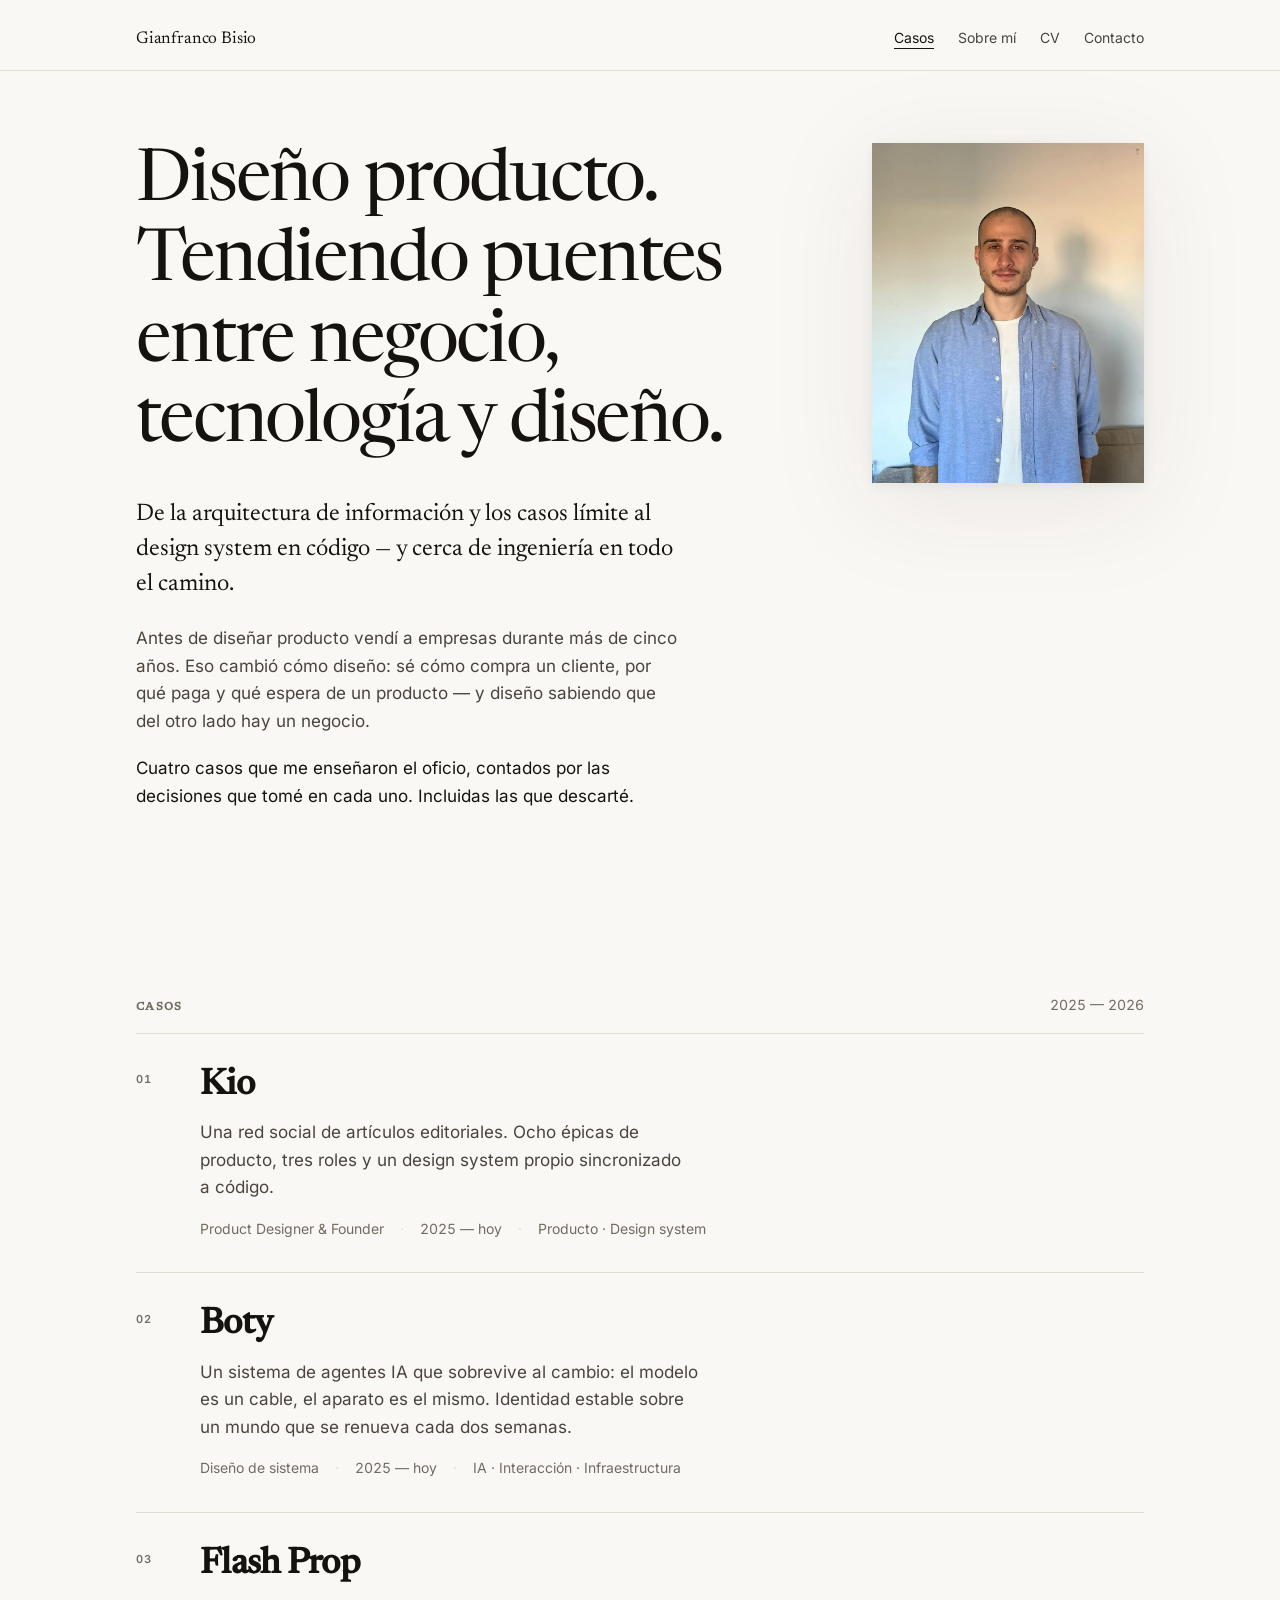
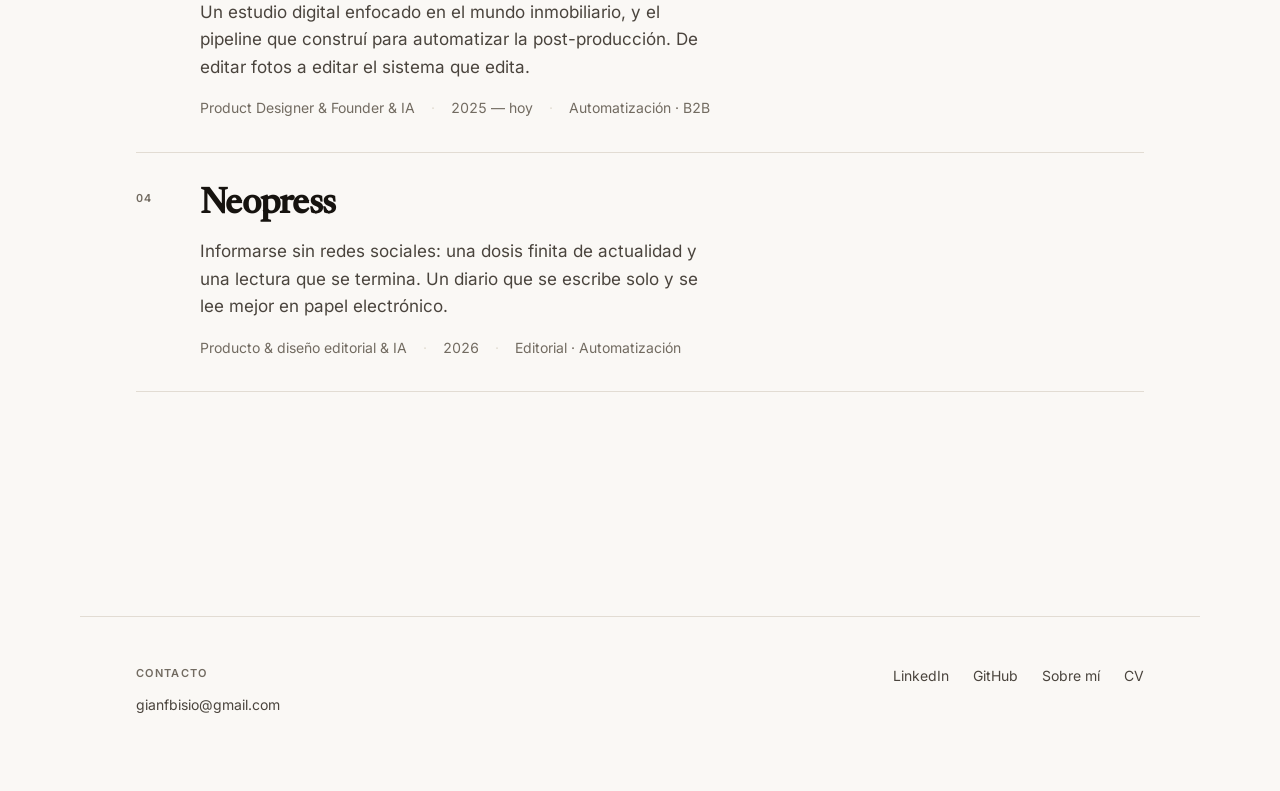
<file: index.html>
<!DOCTYPE html>
<html lang="es">
<head>
<meta charset="utf-8">
<meta name="viewport" content="width=device-width, initial-scale=1">
<title>Gianfranco Bisio — Diseño de producto</title>
<meta name="description" content="Diseño producto, tendiendo puentes entre negocio, tecnología y diseño. Cuatro casos propios donde el diseño llega hasta el código.">
<link rel="stylesheet" href="assets/css/fonts.css">
<!-- Open Graph -->
<meta property="og:type" content="website">
<meta property="og:site_name" content="Gianfranco Bisio">
<meta property="og:locale" content="es_ES">
<meta property="og:title" content="Gianfranco Bisio — Diseño de producto">
<meta property="og:description" content="Diseño producto, tendiendo puentes entre negocio, tecnología y diseño. Cuatro casos propios donde el diseño llega hasta el código.">
<meta property="og:url" content="https://gigio20.github.io/portfolio/">
<meta property="og:image" content="https://gigio20.github.io/portfolio/assets/img/og.jpg">
<meta property="og:image:width" content="1200">
<meta property="og:image:height" content="630">
<meta property="og:image:alt" content="Gianfranco Bisio — Diseño producto, tendiendo puentes entre negocio, tecnología y diseño.">
<meta name="twitter:card" content="summary_large_image">
<meta name="twitter:title" content="Gianfranco Bisio — Diseño de producto">
<meta name="twitter:description" content="Diseño producto, tendiendo puentes entre negocio, tecnología y diseño. Cuatro casos propios donde el diseño llega hasta el código.">
<meta name="twitter:image" content="https://gigio20.github.io/portfolio/assets/img/og.jpg">
<link rel="icon" href="assets/img/favicon-32.png" sizes="32x32" type="image/png">
<link rel="icon" href="assets/img/icon-512.png" sizes="512x512" type="image/png">
<link rel="apple-touch-icon" href="assets/img/apple-touch-icon.png">
<link rel="stylesheet" href="assets/css/style.css">
</head>
<body>

<header class="wrap site-header">
  <a class="site-header__name" href="index.html">Gianfranco Bisio</a>
  <nav aria-label="Principal">
    <ul class="site-nav">
      <li><a href="index.html" aria-current="page">Casos</a></li>
      <li><a href="sobre-mi.html">Sobre mí</a></li>
      <li><a href="cv.html">CV</a></li>
      <li><a href="mailto:gianfbisio@gmail.com">Contacto</a></li>
    </ul>
  </nav>
</header>

<hr class="rule">

<main>

  <!-- Portada -->
  <section class="wrap intro">
    <div class="intro__inner">
      <div>
        <h1 class="intro__title">Diseño producto. Tendiendo puentes entre negocio, tecnología y diseño.</h1>
        <div class="intro__text">
          <p class="lead">De la arquitectura de información y los casos límite al design system en código — y cerca de ingeniería en todo el camino.</p>
          <p>Antes de diseñar producto vendí a empresas durante más de cinco años. Eso cambió cómo diseño: sé cómo compra un cliente, por qué paga y qué espera de un producto — y diseño sabiendo que del otro lado hay un negocio.</p>
          <p>Cuatro casos que me enseñaron el oficio, contados por las decisiones que tomé en cada uno. Incluidas las que descarté.</p>
        </div>
      </div>
      <img class="intro__photo" src="assets/img/yo/retrato-celeste.webp" alt="Retrato de Gianfranco Bisio" width="960" height="1200">
    </div>
  </section>

  <!-- Índice de casos -->
  <section class="wrap index">
    <div class="index__head">
      <h2 class="label">Casos</h2>
      <span class="meta">2025 — 2026</span>
    </div>

    <ul class="case-list">

      <li class="case-item reveal">
        <a class="case-item__link" href="casos/kio.html">
          <span class="case-item__num">01</span>
          <div>
            <h3 class="case-item__title">Kio</h3>
            <p class="case-item__desc">Una red social de artículos editoriales. Ocho épicas de producto, tres roles y un design system propio sincronizado a código.</p>
            <p class="case-item__meta">
              <span>Product Designer &amp; Founder</span>
              <span>2025 — hoy</span>
              <span>Producto · Design system</span>
            </p>
          </div>
        </a>
      </li>

      <li class="case-item reveal">
        <a class="case-item__link" href="casos/boty.html">
          <span class="case-item__num">02</span>
          <div>
            <h3 class="case-item__title">Boty</h3>
            <p class="case-item__desc">Un sistema de agentes IA que sobrevive al cambio: el modelo es un cable, el aparato es el mismo. Identidad estable sobre un mundo que se renueva cada dos semanas.</p>
            <p class="case-item__meta">
              <span>Diseño de sistema</span>
              <span>2025 — hoy</span>
              <span>IA · Interacción · Infraestructura</span>
            </p>
          </div>
        </a>
      </li>

      <li class="case-item reveal">
        <a class="case-item__link" href="casos/flash-prop.html">
          <span class="case-item__num">03</span>
          <div>
            <h3 class="case-item__title">Flash Prop</h3>
            <p class="case-item__desc">Un estudio digital enfocado en el mundo inmobiliario, y el pipeline que construí para automatizar la post-producción. De editar fotos a editar el sistema que edita.</p>
            <p class="case-item__meta">
              <span>Product Designer &amp; Founder &amp; IA</span>
              <span>2025 — hoy</span>
              <span>Automatización · B2B</span>
            </p>
          </div>
        </a>
      </li>

      <li class="case-item reveal">
        <a class="case-item__link" href="casos/neopress.html">
          <span class="case-item__num">04</span>
          <div>
            <h3 class="case-item__title">Neopress</h3>
            <p class="case-item__desc">Informarse sin redes sociales: una dosis finita de actualidad y una lectura que se termina. Un diario que se escribe solo y se lee mejor en papel electrónico.</p>
            <p class="case-item__meta">
              <span>Producto &amp; diseño editorial &amp; IA</span>
              <span>2026</span>
              <span>Editorial · Automatización</span>
            </p>
          </div>
        </a>
      </li>

    </ul>
  </section>

</main>

<footer class="wrap site-footer">
  <div class="site-footer__inner">
    <div>
      <p class="label">Contacto</p>
      <p style="margin-top:.5rem"><a href="mailto:gianfbisio@gmail.com">gianfbisio@gmail.com</a></p>
    </div>
    <nav aria-label="Enlaces">
      <a href="https://www.linkedin.com/in/gianfranco-bisio-b39810205/">LinkedIn</a>
      <a href="https://github.com/gigio20">GitHub</a>
      <a href="sobre-mi.html">Sobre mí</a>
      <a href="cv.html">CV</a>
    </nav>
  </div>
</footer>

<script src="assets/js/main.js" defer></script>
</body>
</html>
</file>
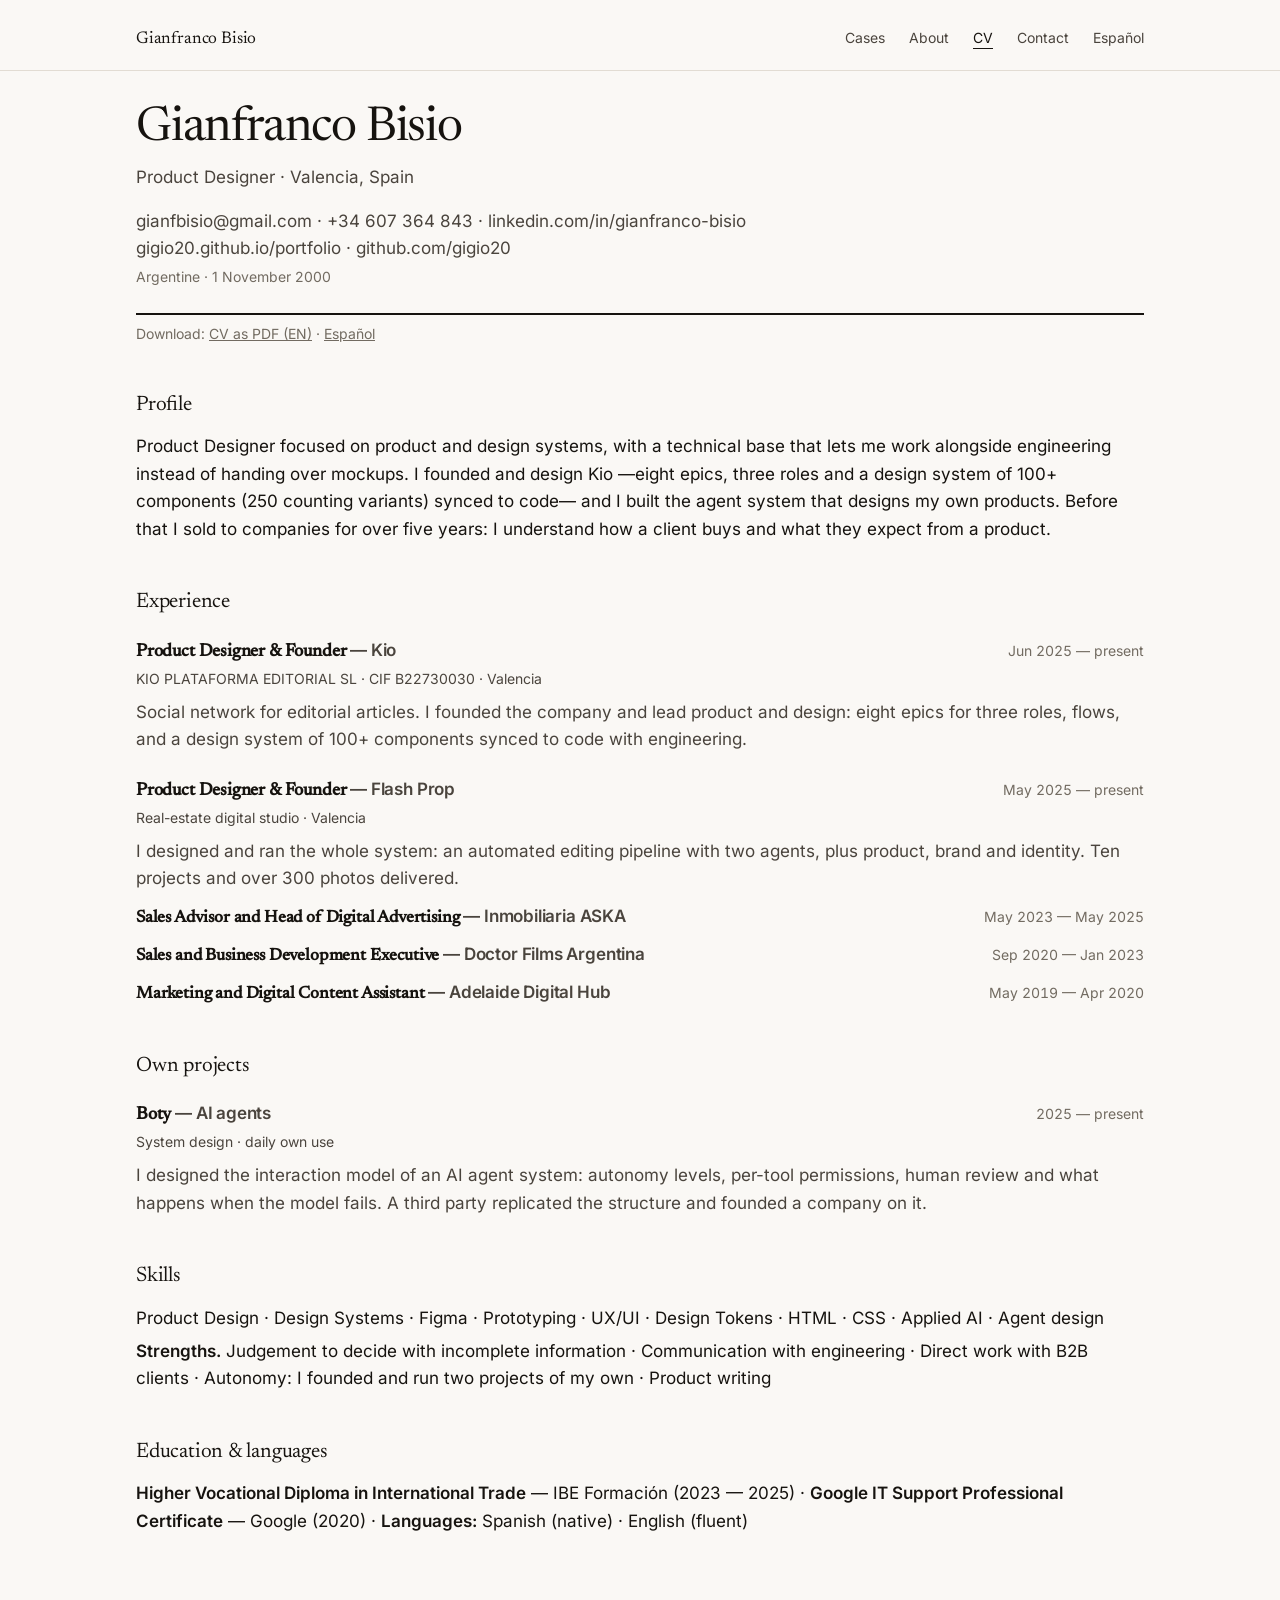
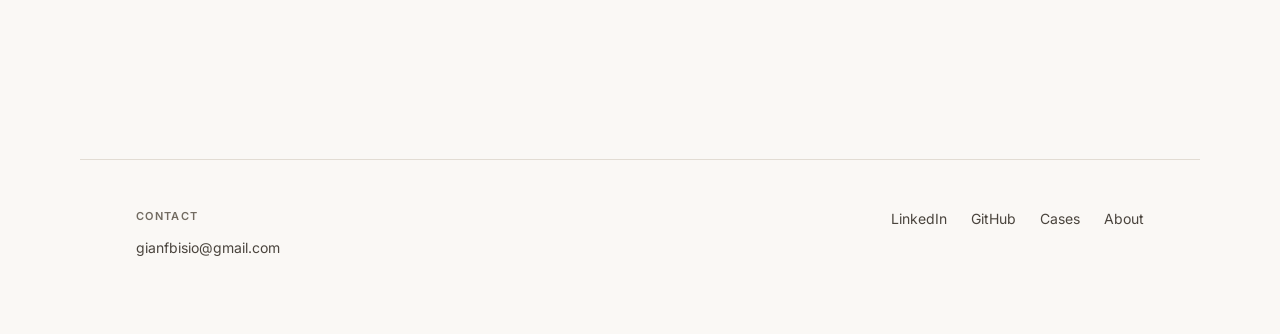
<file: cv-en.html>
<!DOCTYPE html>
<html lang="en">
<head>
<meta charset="utf-8">
<meta name="viewport" content="width=device-width, initial-scale=1">
<title>CV — Gianfranco Bisio (English)</title>
<meta name="description" content="Résumé of Gianfranco Bisio, Product Designer based in Valencia, Spain.">
<link rel="stylesheet" href="assets/css/fonts.css">
<!-- Open Graph -->
<meta property="og:type" content="website">
<meta property="og:site_name" content="Gianfranco Bisio">
<meta property="og:locale" content="en_GB">
<meta property="og:title" content="CV — Gianfranco Bisio (English)">
<meta property="og:description" content="Résumé of Gianfranco Bisio, Product Designer based in Valencia, Spain.">
<meta property="og:url" content="https://gigio20.github.io/portfolio/cv-en.html">
<meta property="og:image" content="https://gigio20.github.io/portfolio/assets/img/og.jpg">
<meta property="og:image:width" content="1200">
<meta property="og:image:height" content="630">
<meta property="og:image:alt" content="Gianfranco Bisio — Product design, building bridges between business, technology and design.">
<meta name="twitter:card" content="summary_large_image">
<meta name="twitter:title" content="CV — Gianfranco Bisio (English)">
<meta name="twitter:description" content="Résumé of Gianfranco Bisio, Product Designer based in Valencia, Spain.">
<meta name="twitter:image" content="https://gigio20.github.io/portfolio/assets/img/og.jpg">
<link rel="icon" href="assets/img/favicon-32.png" sizes="32x32" type="image/png">
<link rel="icon" href="assets/img/icon-512.png" sizes="512x512" type="image/png">
<link rel="apple-touch-icon" href="assets/img/apple-touch-icon.png">
<link rel="stylesheet" href="assets/css/style.css">
</head>
<body>

<header class="wrap site-header no-print">
  <a class="site-header__name" href="index.html">Gianfranco Bisio</a>
  <nav aria-label="Main">
    <ul class="site-nav">
      <li><a href="index.html">Cases</a></li>
      <li><a href="sobre-mi.html">About</a></li>
      <li><a href="cv-en.html" aria-current="page">CV</a></li>
      <li><a href="mailto:gianfbisio@gmail.com">Contact</a></li>
      <li><a href="cv.html" hreflang="es">Español</a></li>
    </ul>
  </nav>
</header>

<hr class="rule no-print">

<main class="wrap cv">

  <div class="cv__head">
    <h1 class="cv__name">Gianfranco Bisio</h1>
    <p class="cv__role">Product Designer · Valencia, Spain</p>
    <p class="cv__contact"><a href="mailto:gianfbisio@gmail.com">gianfbisio@gmail.com</a> · <a href="tel:+34607364843">+34 607 364 843</a> · <a href="https://www.linkedin.com/in/gianfranco-bisio-b39810205/">linkedin.com/in/gianfranco-bisio</a><br>
      <a href="https://gigio20.github.io/portfolio/">gigio20.github.io/portfolio</a> · <a href="https://github.com/gigio20">github.com/gigio20</a></p>
    <p class="cv__personal">Argentine · 1 November 2000</p>
  </div>

  <p class="meta no-print" style="margin-top:.5rem">Download: <a href="assets/cv-gianfranco-bisio-en.pdf">CV as PDF (EN)</a> · <a href="assets/cv-gianfranco-bisio-es.pdf">Español</a></p>

  <section class="cv__section">
    <h2>Profile</h2>
    <p>Product Designer focused on product and design systems, with a technical base that lets me work alongside engineering instead of handing over mockups. I founded and design Kio —eight epics, three roles and a design system of 100+ components (250 counting variants) synced to code— and I built the agent system that designs my own products. Before that I sold to companies for over five years: I understand how a client buys and what they expect from a product.</p>
  </section>

  <section class="cv__section">
    <h2>Experience</h2>

    <div class="cv__entry">
      <div class="cv__entry-head">
        <h3 class="cv__title">Product Designer &amp; Founder <span>— Kio</span></h3>
        <p class="cv__when">Jun 2025 — present</p>
      </div>
      <p class="cv__where">KIO PLATAFORMA EDITORIAL SL · CIF B22730030 · Valencia</p>
      <p class="cv__desc">Social network for editorial articles. I founded the company and lead product and design: eight epics for three roles, flows, and a design system of 100+ components synced to code with engineering.</p>
    </div>

    <div class="cv__entry">
      <div class="cv__entry-head">
        <h3 class="cv__title">Product Designer &amp; Founder <span>— Flash Prop</span></h3>
        <p class="cv__when">May 2025 — present</p>
      </div>
      <p class="cv__where">Real-estate digital studio · Valencia</p>
      <p class="cv__desc">I designed and ran the whole system: an automated editing pipeline with two agents, plus product, brand and identity. Ten projects and over 300 photos delivered.</p>
    </div>

    <div class="cv__entry cv__entry--slim">
      <div class="cv__entry-head">
        <h3 class="cv__title">Sales Advisor and Head of Digital Advertising <span>— Inmobiliaria ASKA</span></h3>
        <p class="cv__when">May 2023 — May 2025</p>
      </div>
    </div>

    <div class="cv__entry cv__entry--slim">
      <div class="cv__entry-head">
        <h3 class="cv__title">Sales and Business Development Executive <span>— Doctor Films Argentina</span></h3>
        <p class="cv__when">Sep 2020 — Jan 2023</p>
      </div>
    </div>

    <div class="cv__entry cv__entry--slim">
      <div class="cv__entry-head">
        <h3 class="cv__title">Marketing and Digital Content Assistant <span>— Adelaide Digital Hub</span></h3>
        <p class="cv__when">May 2019 — Apr 2020</p>
      </div>
    </div>
  </section>

  <section class="cv__section">
    <h2>Own projects</h2>

    <div class="cv__entry">
      <div class="cv__entry-head">
        <h3 class="cv__title">Boty <span>— AI agents</span></h3>
        <p class="cv__when">2025 — present</p>
      </div>
      <p class="cv__where">System design · daily own use</p>
      <p class="cv__desc">I designed the interaction model of an AI agent system: autonomy levels, per-tool permissions, human review and what happens when the model fails. A third party replicated the structure and founded a company on it.</p>
    </div>
  </section>

  <section class="cv__section">
    <h2>Skills</h2>
    <p>Product Design · Design Systems · Figma · Prototyping · UX/UI · Design Tokens · HTML · CSS · Applied AI · Agent design</p>
    <p style="margin-top:.35rem"><strong>Strengths.</strong> Judgement to decide with incomplete information · Communication with engineering · Direct work with B2B clients · Autonomy: I founded and run two projects of my own · Product writing</p>
  </section>

  <section class="cv__section">
    <h2>Education &amp; languages</h2>
    <p><strong>Higher Vocational Diploma in International Trade</strong> — IBE Formación (2023 — 2025) · <strong>Google IT Support Professional Certificate</strong> — Google (2020) · <strong>Languages:</strong> Spanish (native) · English (fluent)</p>
  </section>

</main>

<footer class="wrap site-footer no-print">
  <div class="site-footer__inner">
    <div>
      <p class="label">Contact</p>
      <p style="margin-top:.5rem"><a href="mailto:gianfbisio@gmail.com">gianfbisio@gmail.com</a></p>
    </div>
    <nav aria-label="Links">
      <a href="https://www.linkedin.com/in/gianfranco-bisio-b39810205/">LinkedIn</a>
      <a href="https://github.com/gigio20">GitHub</a>
      <a href="index.html">Cases</a>
      <a href="sobre-mi.html">About</a>
    </nav>
  </div>
</footer>

<script src="assets/js/main.js" defer></script>
</body>
</html>
</file>
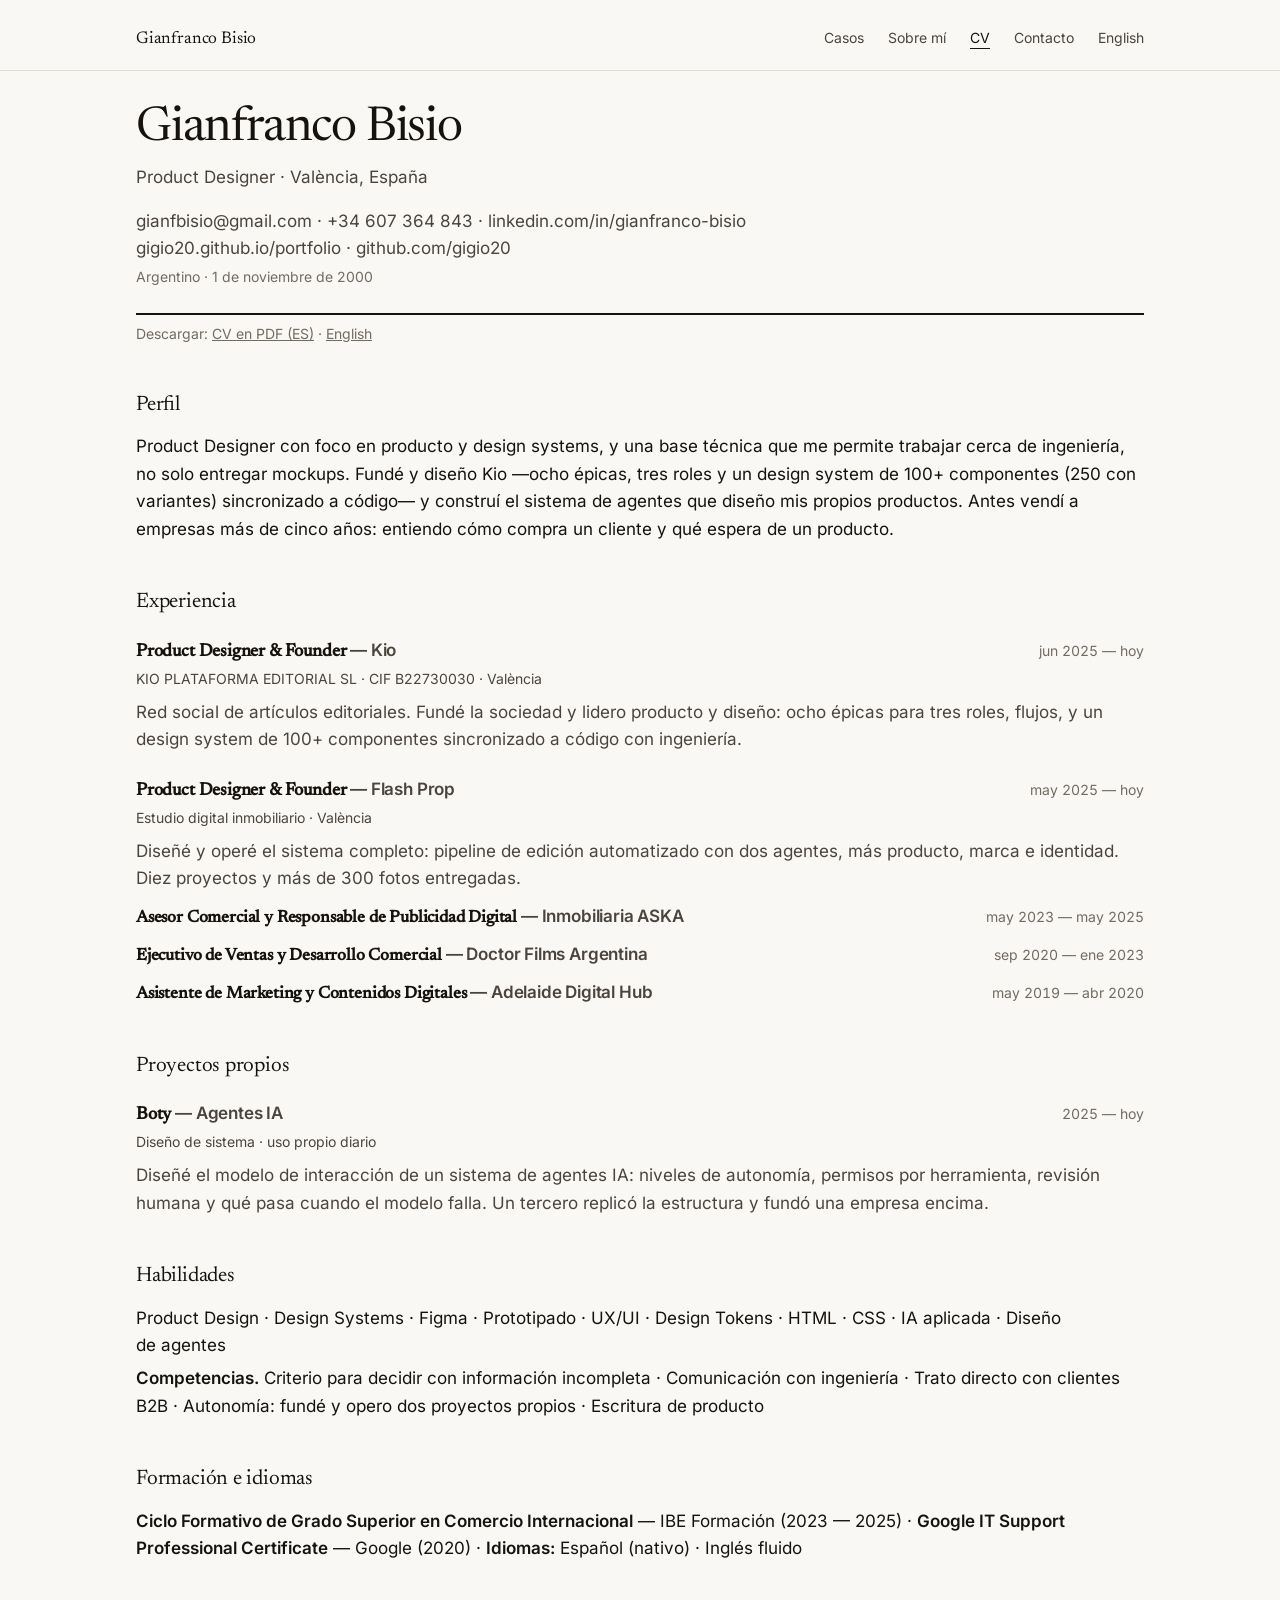
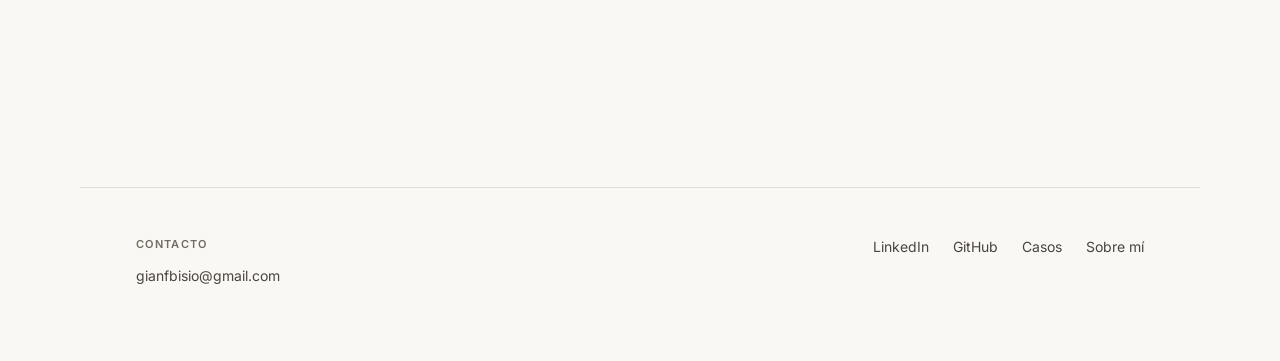
<file: cv.html>
<!DOCTYPE html>
<html lang="es">
<head>
<meta charset="utf-8">
<meta name="viewport" content="width=device-width, initial-scale=1">
<title>CV — Gianfranco Bisio</title>
<meta name="description" content="Currículum de Gianfranco Bisio, Product Designer en València.">
<link rel="stylesheet" href="assets/css/fonts.css">
<!-- Open Graph -->
<meta property="og:type" content="website">
<meta property="og:site_name" content="Gianfranco Bisio">
<meta property="og:locale" content="es_ES">
<meta property="og:title" content="CV — Gianfranco Bisio">
<meta property="og:description" content="Currículum de Gianfranco Bisio, Product Designer en València.">
<meta property="og:url" content="https://gigio20.github.io/portfolio/cv.html">
<meta property="og:image" content="https://gigio20.github.io/portfolio/assets/img/og.jpg">
<meta property="og:image:width" content="1200">
<meta property="og:image:height" content="630">
<meta property="og:image:alt" content="Gianfranco Bisio — Diseño producto, tendiendo puentes entre negocio, tecnología y diseño.">
<meta name="twitter:card" content="summary_large_image">
<meta name="twitter:title" content="CV — Gianfranco Bisio">
<meta name="twitter:description" content="Currículum de Gianfranco Bisio, Product Designer en València.">
<meta name="twitter:image" content="https://gigio20.github.io/portfolio/assets/img/og.jpg">
<link rel="icon" href="assets/img/favicon-32.png" sizes="32x32" type="image/png">
<link rel="icon" href="assets/img/icon-512.png" sizes="512x512" type="image/png">
<link rel="apple-touch-icon" href="assets/img/apple-touch-icon.png">
<link rel="stylesheet" href="assets/css/style.css">
</head>
<body>

<header class="wrap site-header no-print">
  <a class="site-header__name" href="index.html">Gianfranco Bisio</a>
  <nav aria-label="Principal">
    <ul class="site-nav">
      <li><a href="index.html">Casos</a></li>
      <li><a href="sobre-mi.html">Sobre mí</a></li>
      <li><a href="cv.html" aria-current="page">CV</a></li>
      <li><a href="mailto:gianfbisio@gmail.com">Contacto</a></li>
      <li><a href="cv-en.html" hreflang="en">English</a></li>
    </ul>
  </nav>
</header>

<hr class="rule no-print">

<main class="wrap cv">

  <div class="cv__head">
    <h1 class="cv__name">Gianfranco Bisio</h1>
    <p class="cv__role">Product Designer · València, España</p>
    <p class="cv__contact"><a href="mailto:gianfbisio@gmail.com">gianfbisio@gmail.com</a> · <a href="tel:+34607364843">+34 607 364 843</a> · <a href="https://www.linkedin.com/in/gianfranco-bisio-b39810205/">linkedin.com/in/gianfranco-bisio</a><br>
      <a href="https://gigio20.github.io/portfolio/">gigio20.github.io/portfolio</a> · <a href="https://github.com/gigio20">github.com/gigio20</a></p>
    <p class="cv__personal">Argentino · 1 de noviembre de 2000</p>
  </div>

  <p class="meta no-print" style="margin-top:.5rem">Descargar: <a href="assets/cv-gianfranco-bisio-es.pdf">CV en PDF (ES)</a> · <a href="assets/cv-gianfranco-bisio-en.pdf">English</a></p>

  <section class="cv__section">
    <h2>Perfil</h2>
    <p>Product Designer con foco en producto y design systems, y una base técnica que me permite trabajar cerca de ingeniería, no solo entregar mockups. Fundé y diseño Kio —ocho épicas, tres roles y un design system de 100+ componentes (250 con variantes) sincronizado a código— y construí el sistema de agentes que diseño mis propios productos. Antes vendí a empresas más de cinco años: entiendo cómo compra un cliente y qué espera de un producto.</p>
  </section>

  <section class="cv__section">
    <h2>Experiencia</h2>

    <div class="cv__entry">
      <div class="cv__entry-head">
        <h3 class="cv__title">Product Designer &amp; Founder <span>— Kio</span></h3>
        <p class="cv__when">jun 2025 — hoy</p>
      </div>
      <p class="cv__where">KIO PLATAFORMA EDITORIAL SL · CIF B22730030 · València</p>
      <p class="cv__desc">Red social de artículos editoriales. Fundé la sociedad y lidero producto y diseño: ocho épicas para tres roles, flujos, y un design system de 100+ componentes sincronizado a código con ingeniería.</p>
    </div>

    <div class="cv__entry">
      <div class="cv__entry-head">
        <h3 class="cv__title">Product Designer &amp; Founder <span>— Flash Prop</span></h3>
        <p class="cv__when">may 2025 — hoy</p>
      </div>
      <p class="cv__where">Estudio digital inmobiliario · València</p>
      <p class="cv__desc">Diseñé y operé el sistema completo: pipeline de edición automatizado con dos agentes, más producto, marca e identidad. Diez proyectos y más de 300 fotos entregadas.</p>
    </div>

    <div class="cv__entry cv__entry--slim">
      <div class="cv__entry-head">
        <h3 class="cv__title">Asesor Comercial y Responsable de Publicidad Digital <span>— Inmobiliaria ASKA</span></h3>
        <p class="cv__when">may 2023 — may 2025</p>
      </div>
    </div>

    <div class="cv__entry cv__entry--slim">
      <div class="cv__entry-head">
        <h3 class="cv__title">Ejecutivo de Ventas y Desarrollo Comercial <span>— Doctor Films Argentina</span></h3>
        <p class="cv__when">sep 2020 — ene 2023</p>
      </div>
    </div>

    <div class="cv__entry cv__entry--slim">
      <div class="cv__entry-head">
        <h3 class="cv__title">Asistente de Marketing y Contenidos Digitales <span>— Adelaide Digital Hub</span></h3>
        <p class="cv__when">may 2019 — abr 2020</p>
      </div>
    </div>
  </section>

  <section class="cv__section">
    <h2>Proyectos propios</h2>

    <div class="cv__entry">
      <div class="cv__entry-head">
        <h3 class="cv__title">Boty <span>— Agentes IA</span></h3>
        <p class="cv__when">2025 — hoy</p>
      </div>
      <p class="cv__where">Diseño de sistema · uso propio diario</p>
      <p class="cv__desc">Diseñé el modelo de interacción de un sistema de agentes IA: niveles de autonomía, permisos por herramienta, revisión humana y qué pasa cuando el modelo falla. Un tercero replicó la estructura y fundó una empresa encima.</p>
    </div>
  </section>

  <section class="cv__section">
    <h2>Habilidades</h2>
    <p>Product Design · Design Systems · Figma · Prototipado · UX/UI · Design Tokens · HTML · CSS · IA aplicada · Diseño de agentes</p>
    <p style="margin-top:.35rem"><strong>Competencias.</strong> Criterio para decidir con información incompleta · Comunicación con ingeniería · Trato directo con clientes B2B · Autonomía: fundé y opero dos proyectos propios · Escritura de producto</p>
  </section>

  <section class="cv__section">
    <h2>Formación e idiomas</h2>
    <p><strong>Ciclo Formativo de Grado Superior en Comercio Internacional</strong> — IBE Formación (2023 — 2025) · <strong>Google IT Support Professional Certificate</strong> — Google (2020) · <strong>Idiomas:</strong> Español (nativo) · Inglés fluido</p>
  </section>

</main>

<footer class="wrap site-footer no-print">
  <div class="site-footer__inner">
    <div>
      <p class="label">Contacto</p>
      <p style="margin-top:.5rem"><a href="mailto:gianfbisio@gmail.com">gianfbisio@gmail.com</a></p>
    </div>
    <nav aria-label="Enlaces">
      <a href="https://www.linkedin.com/in/gianfranco-bisio-b39810205/">LinkedIn</a>
      <a href="https://github.com/gigio20">GitHub</a>
      <a href="index.html">Casos</a>
      <a href="sobre-mi.html">Sobre mí</a>
    </nav>
  </div>
</footer>

<script src="assets/js/main.js" defer></script>
</body>
</html>
</file>
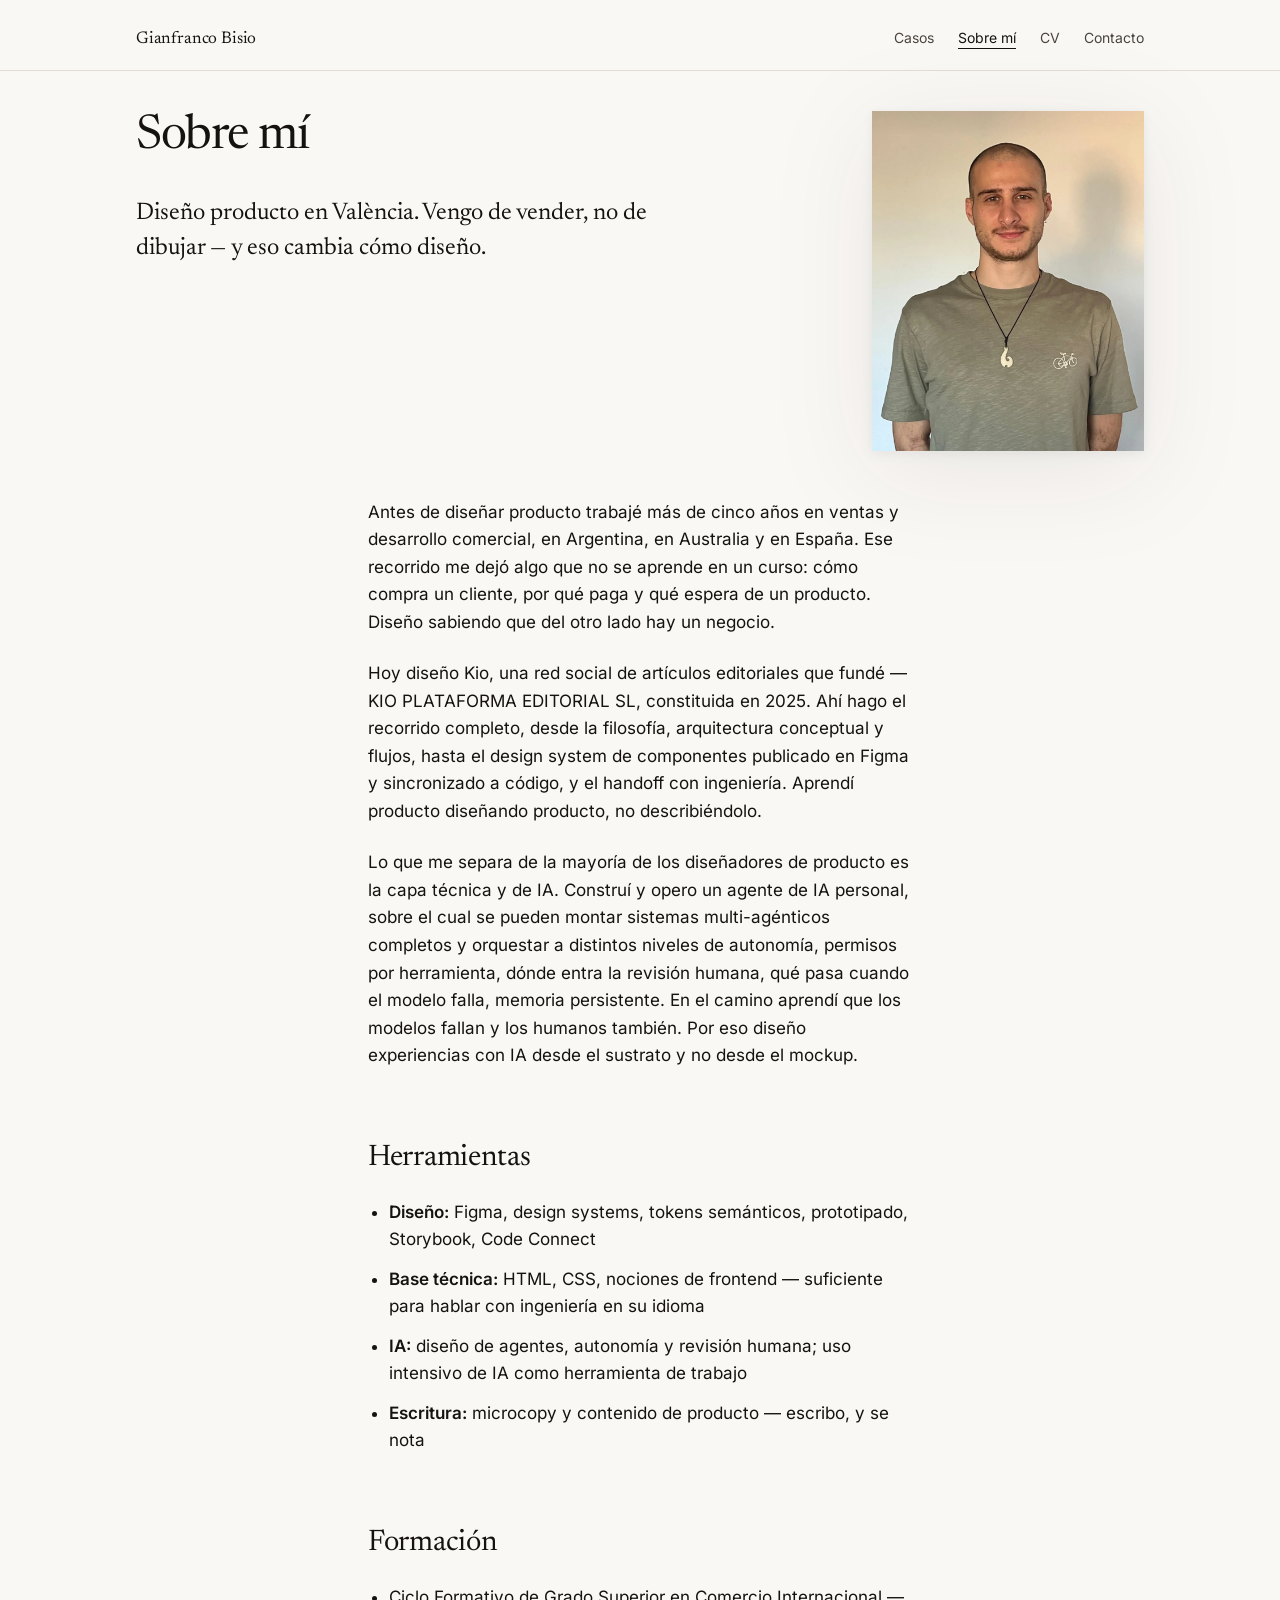
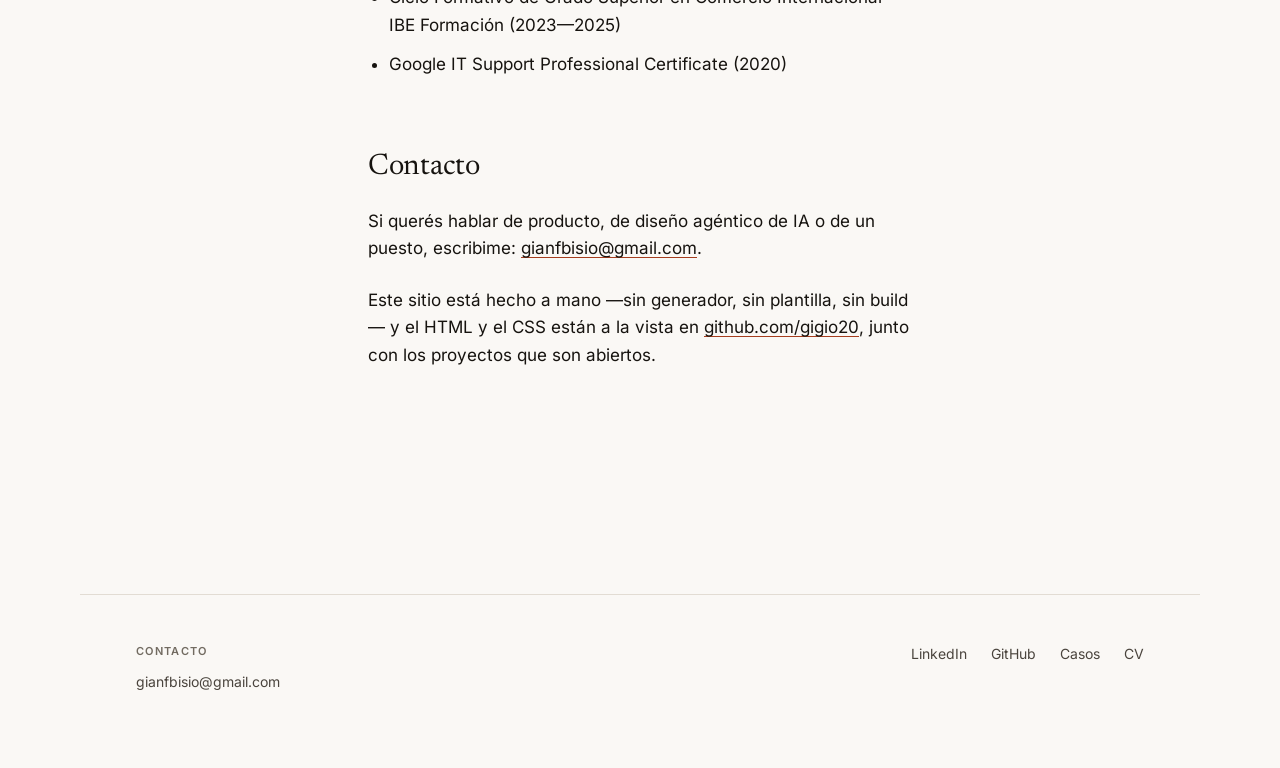
<file: sobre-mi.html>
<!DOCTYPE html>
<html lang="es">
<head>
<meta charset="utf-8">
<meta name="viewport" content="width=device-width, initial-scale=1">
<title>Sobre mí — Gianfranco Bisio</title>
<meta name="description" content="Diseñador de producto en València. Producto, design systems y sistemas de IA con revisión humana.">
<link rel="stylesheet" href="assets/css/fonts.css">
<!-- Open Graph -->
<meta property="og:type" content="website">
<meta property="og:site_name" content="Gianfranco Bisio">
<meta property="og:locale" content="es_ES">
<meta property="og:title" content="Sobre mí — Gianfranco Bisio">
<meta property="og:description" content="Diseñador de producto en València. Producto, design systems y sistemas de IA con revisión humana.">
<meta property="og:url" content="https://gigio20.github.io/portfolio/sobre-mi.html">
<meta property="og:image" content="https://gigio20.github.io/portfolio/assets/img/og.jpg">
<meta property="og:image:width" content="1200">
<meta property="og:image:height" content="630">
<meta property="og:image:alt" content="Gianfranco Bisio — Diseño producto, tendiendo puentes entre negocio, tecnología y diseño.">
<meta name="twitter:card" content="summary_large_image">
<meta name="twitter:title" content="Sobre mí — Gianfranco Bisio">
<meta name="twitter:description" content="Diseñador de producto en València. Producto, design systems y sistemas de IA con revisión humana.">
<meta name="twitter:image" content="https://gigio20.github.io/portfolio/assets/img/og.jpg">
<link rel="icon" href="assets/img/favicon-32.png" sizes="32x32" type="image/png">
<link rel="icon" href="assets/img/icon-512.png" sizes="512x512" type="image/png">
<link rel="apple-touch-icon" href="assets/img/apple-touch-icon.png">
<link rel="stylesheet" href="assets/css/style.css">
</head>
<body>

<header class="wrap site-header">
  <a class="site-header__name" href="index.html">Gianfranco Bisio</a>
  <nav aria-label="Principal">
    <ul class="site-nav">
      <li><a href="index.html">Casos</a></li>
      <li><a href="sobre-mi.html" aria-current="page">Sobre mí</a></li>
      <li><a href="cv.html">CV</a></li>
      <li><a href="mailto:gianfbisio@gmail.com">Contacto</a></li>
    </ul>
  </nav>
</header>

<hr class="rule">

<main>
  <section class="wrap intro" style="padding-block: 2.5rem 0">
    <div class="intro__inner">
      <div>
        <h1 class="intro__title" style="font-size: var(--t-h1)">Sobre mí</h1>
        <div class="intro__text">
          <p class="lead">Diseño producto en València. Vengo de vender, no de dibujar — y eso cambia cómo diseño.</p>
        </div>
      </div>
      <img class="intro__photo" src="assets/img/yo/retrato.webp" alt="Retrato de Gianfranco Bisio" width="960" height="1200">
    </div>
  </section>

  <article class="wrap wrap--text prose" style="padding-block: 3rem 7rem">

    <p>Antes de diseñar producto trabajé más de cinco años en ventas y desarrollo comercial, en Argentina, en Australia y en España. Ese recorrido me dejó algo que no se aprende en un curso: cómo compra un cliente, por qué paga y qué espera de un producto. Diseño sabiendo que del otro lado hay un negocio.</p>

    <p>Hoy diseño Kio, una red social de artículos editoriales que fundé — KIO PLATAFORMA EDITORIAL SL, constituida en 2025. Ahí hago el recorrido completo, desde la filosofía, arquitectura conceptual y flujos, hasta el design system de componentes publicado en Figma y sincronizado a código, y el handoff con ingeniería. Aprendí producto diseñando producto, no describiéndolo.</p>

    <p>Lo que me separa de la mayoría de los diseñadores de producto es la capa técnica y de IA. Construí y opero un agente de IA personal, sobre el cual se pueden montar sistemas multi-agénticos completos y orquestar a distintos niveles de autonomía, permisos por herramienta, dónde entra la revisión humana, qué pasa cuando el modelo falla, memoria persistente. En el camino aprendí que los modelos fallan y los humanos también. Por eso diseño experiencias con IA desde el sustrato y no desde el mockup.</p>

    <h2>Herramientas</h2>
    <ul>
      <li><strong>Diseño:</strong> Figma, design systems, tokens semánticos, prototipado, Storybook, Code Connect</li>
      <li><strong>Base técnica:</strong> HTML, CSS, nociones de frontend — suficiente para hablar con ingeniería en su idioma</li>
      <li><strong>IA:</strong> diseño de agentes, autonomía y revisión humana; uso intensivo de IA como herramienta de trabajo</li>
      <li><strong>Escritura:</strong> microcopy y contenido de producto — escribo, y se nota</li>
    </ul>

    <h2>Formación</h2>
    <ul>
      <li>Ciclo Formativo de Grado Superior en Comercio Internacional — IBE Formación (2023—2025)</li>
      <li>Google IT Support Professional Certificate (2020)</li>
    </ul>

    <h2>Contacto</h2>
    <p>Si querés hablar de producto, de diseño agéntico de IA o de un puesto, escribime: <a href="mailto:gianfbisio@gmail.com">gianfbisio@gmail.com</a>.</p>

    <p>Este sitio está hecho a mano —sin generador, sin plantilla, sin build— y el HTML y el CSS están a la vista en <a href="https://github.com/gigio20">github.com/gigio20</a>, junto con los proyectos que son abiertos.</p>

  </article>
</main>

<footer class="wrap site-footer">
  <div class="site-footer__inner">
    <div>
      <p class="label">Contacto</p>
      <p style="margin-top:.5rem"><a href="mailto:gianfbisio@gmail.com">gianfbisio@gmail.com</a></p>
    </div>
    <nav aria-label="Enlaces">
      <a href="https://www.linkedin.com/in/gianfranco-bisio-b39810205/">LinkedIn</a>
      <a href="https://github.com/gigio20">GitHub</a>
      <a href="index.html">Casos</a>
      <a href="cv.html">CV</a>
    </nav>
  </div>
</footer>

<script src="assets/js/main.js" defer></script>
</body>
</html>
</file>
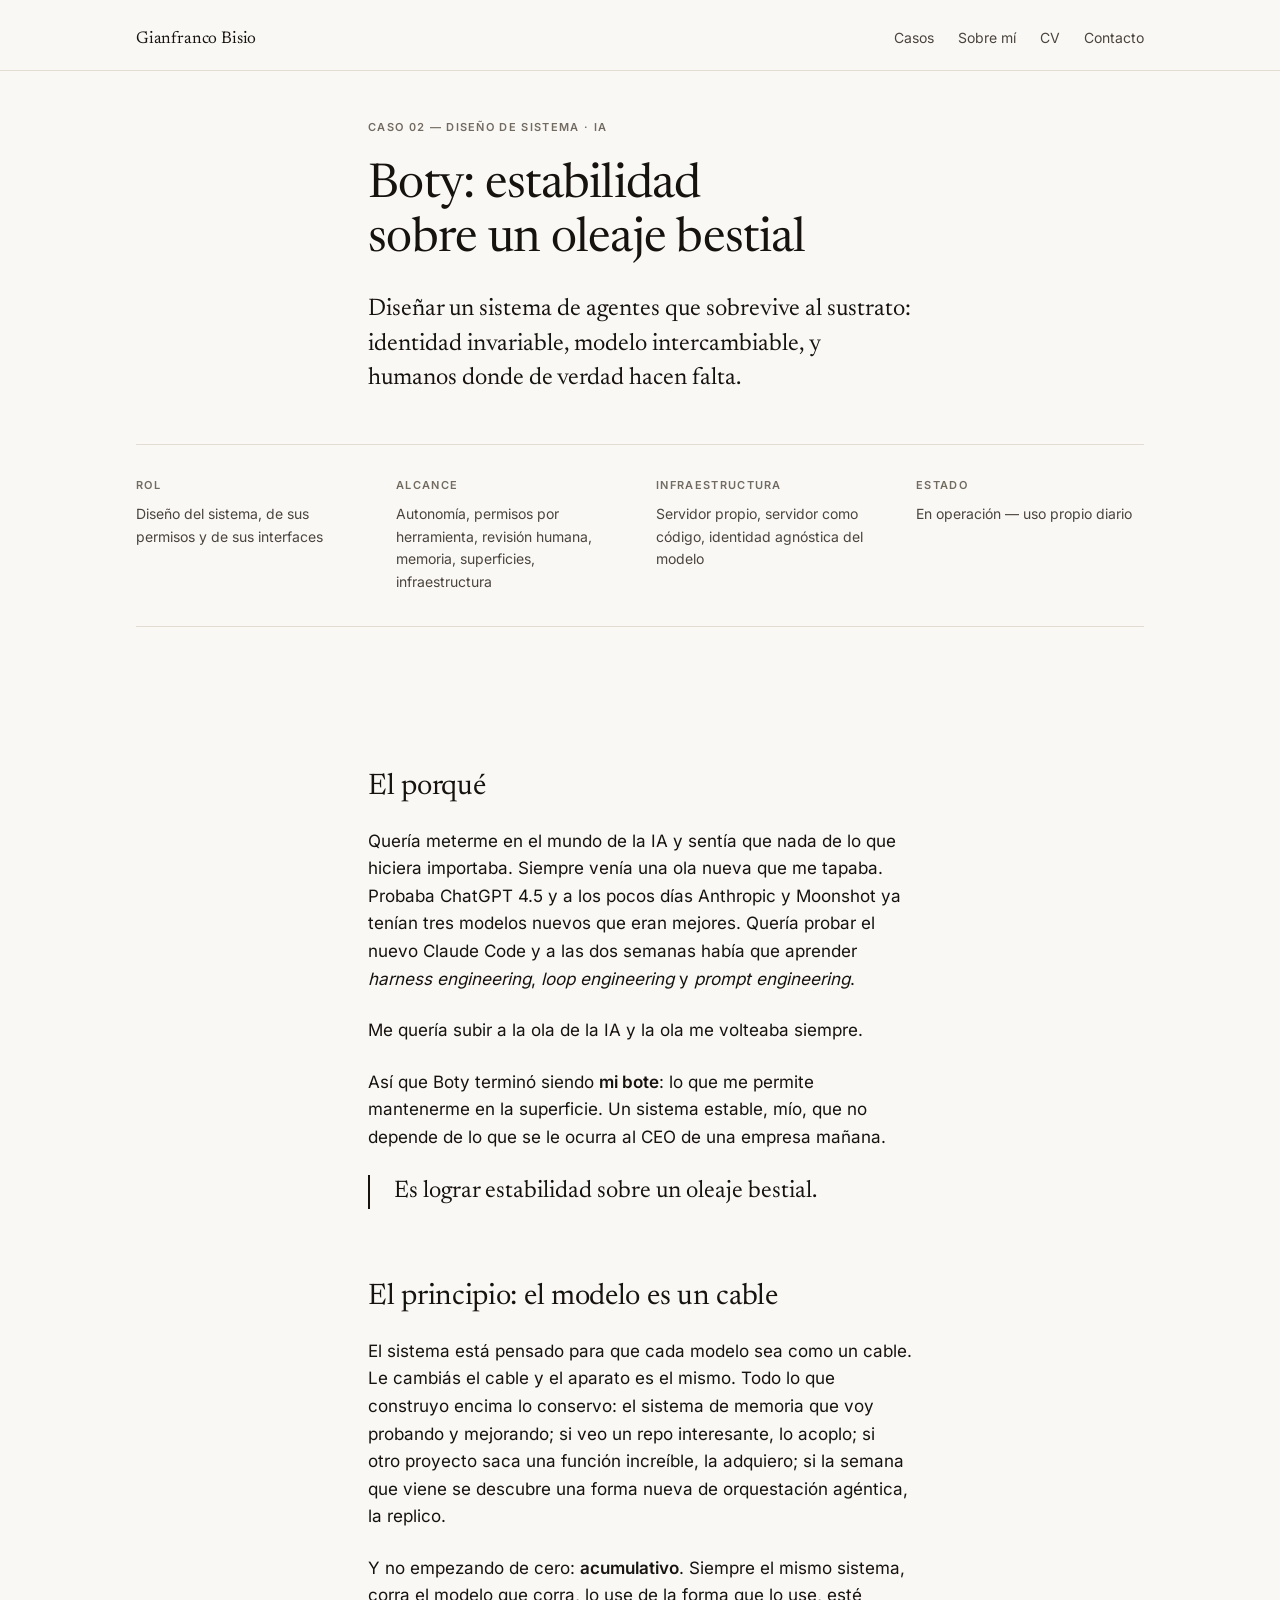
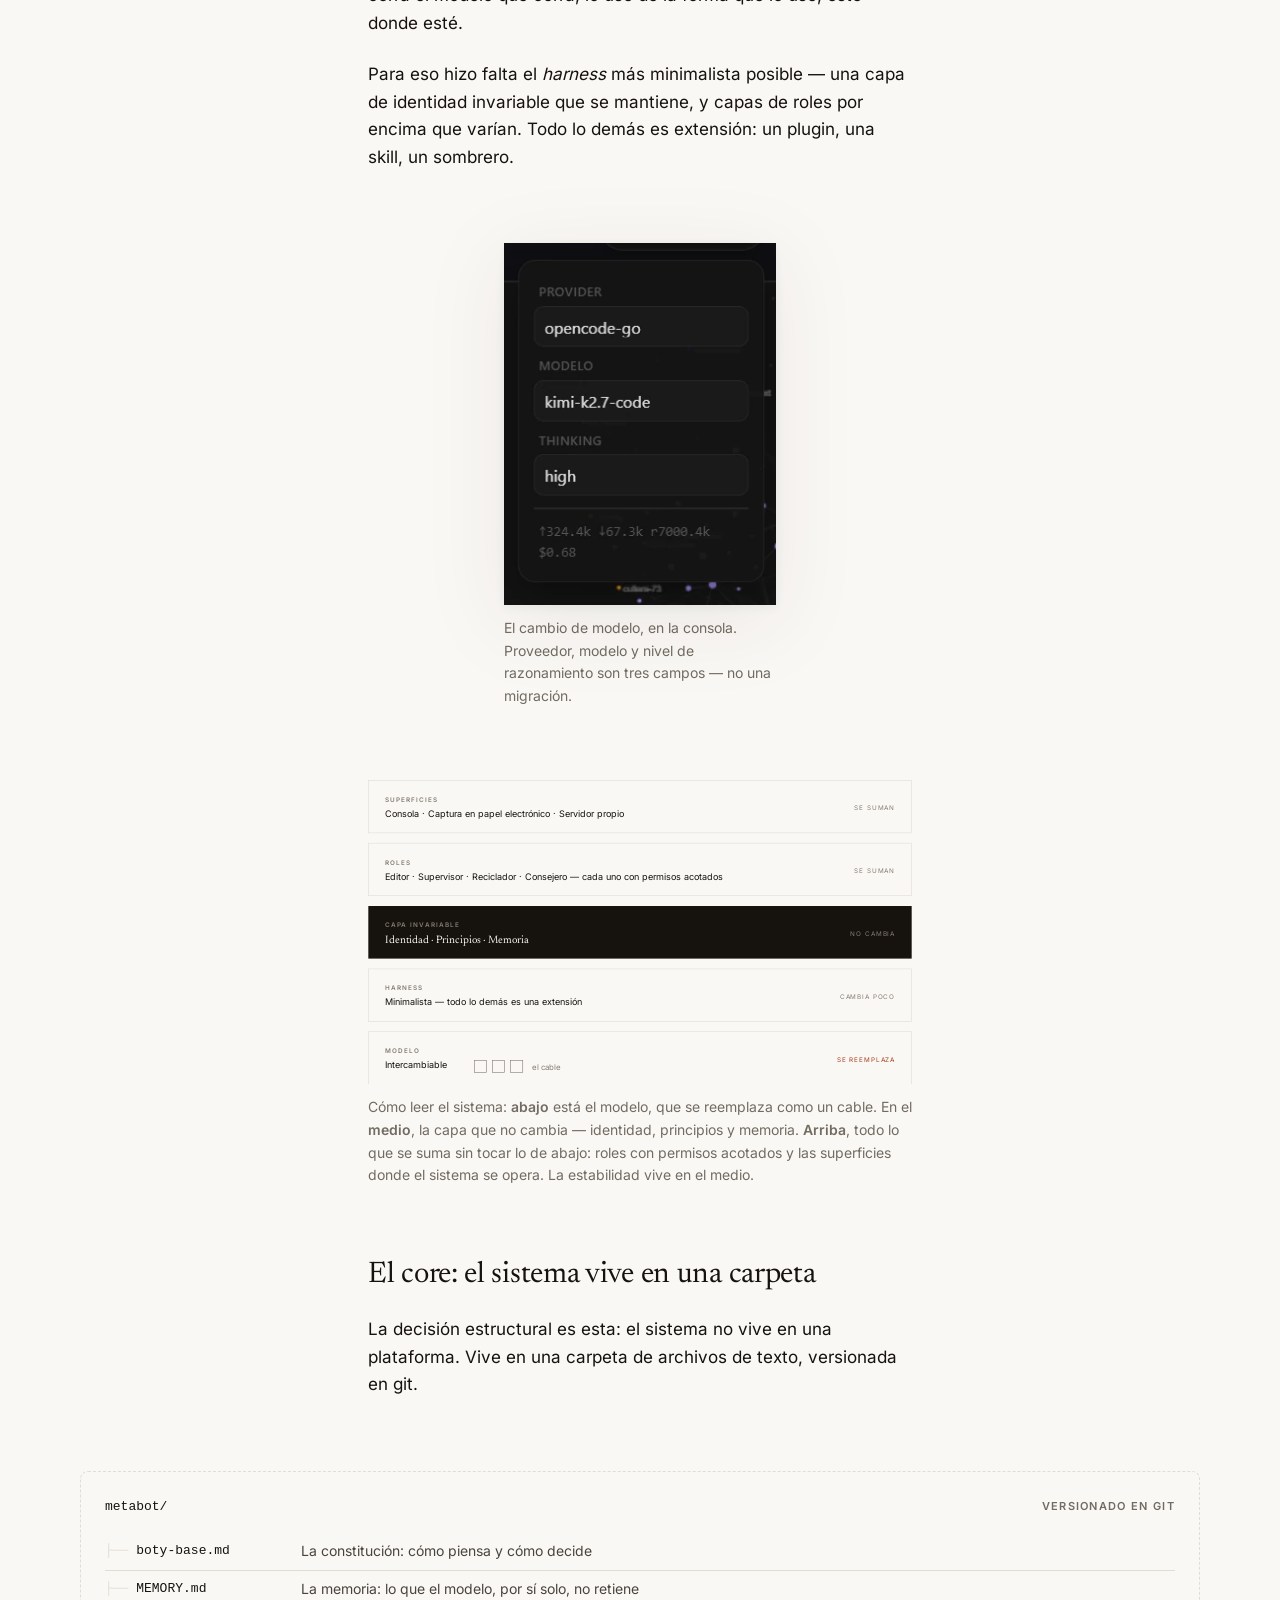
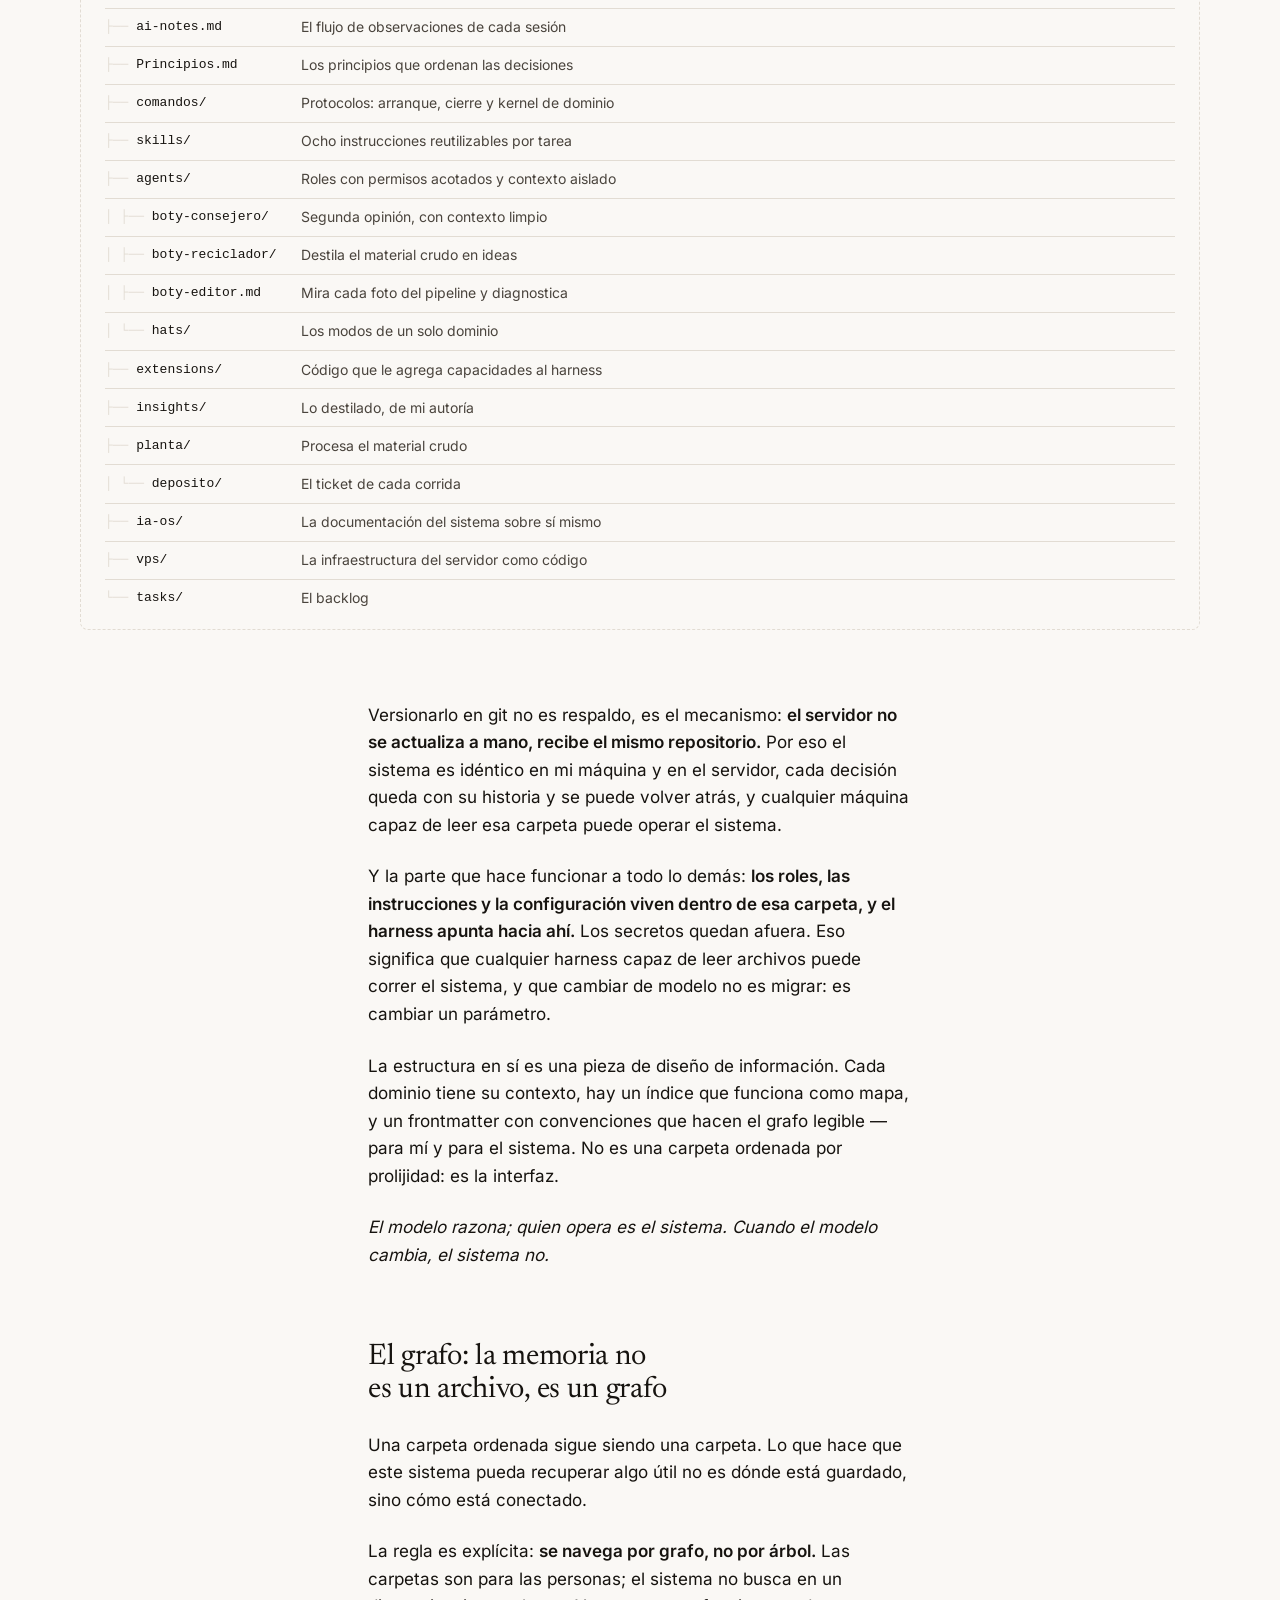
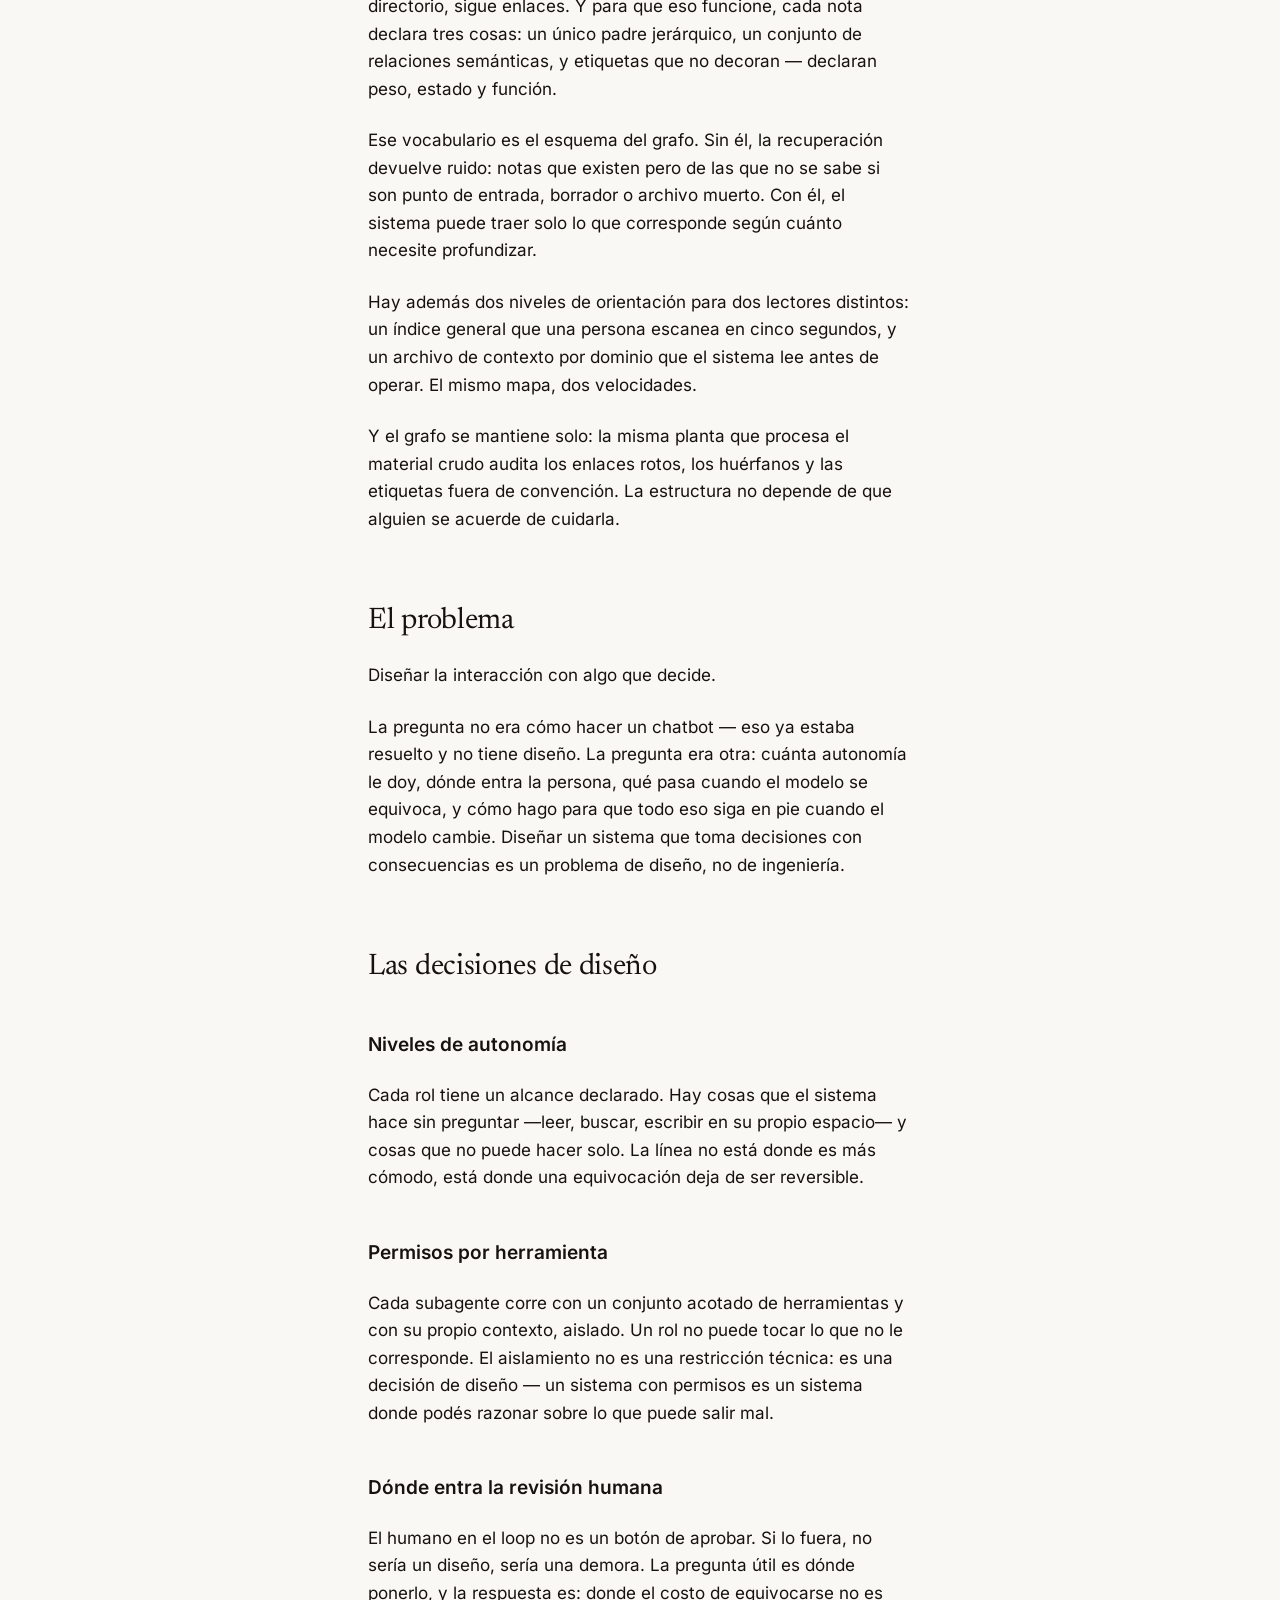
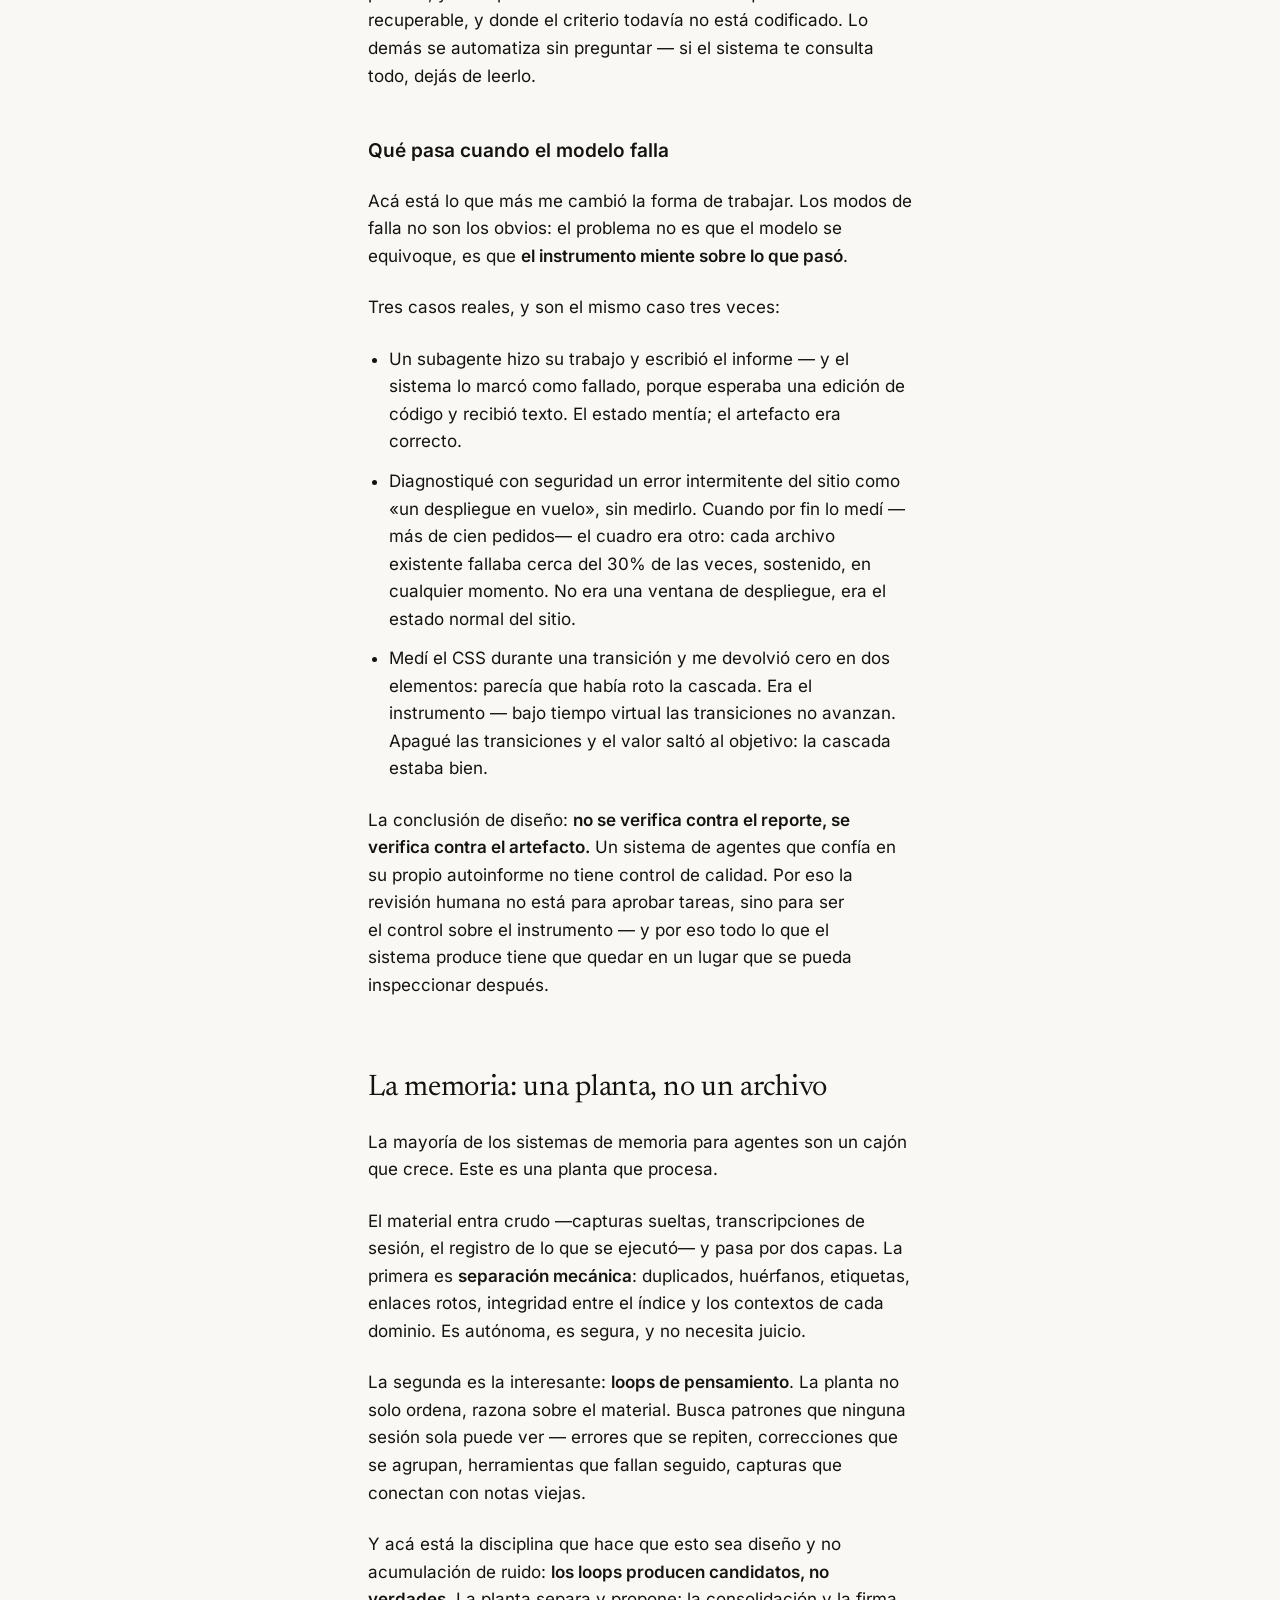
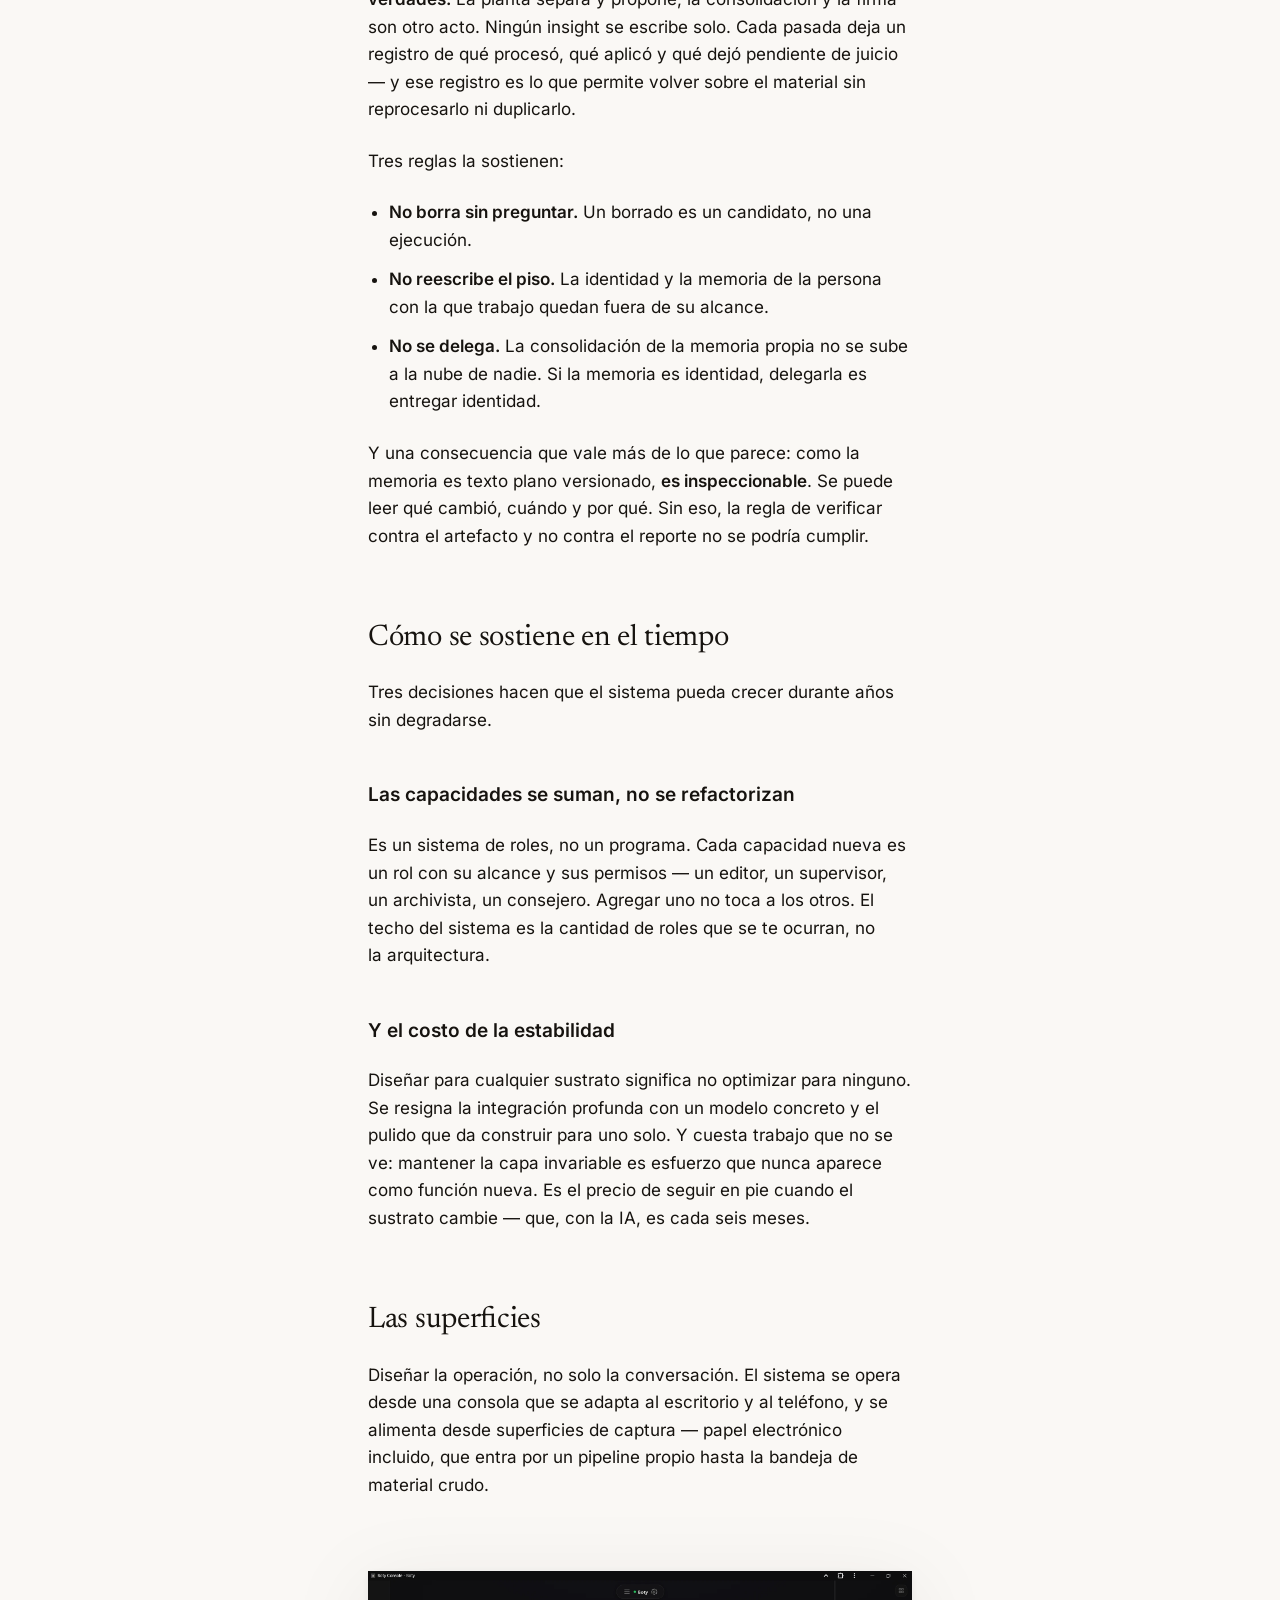
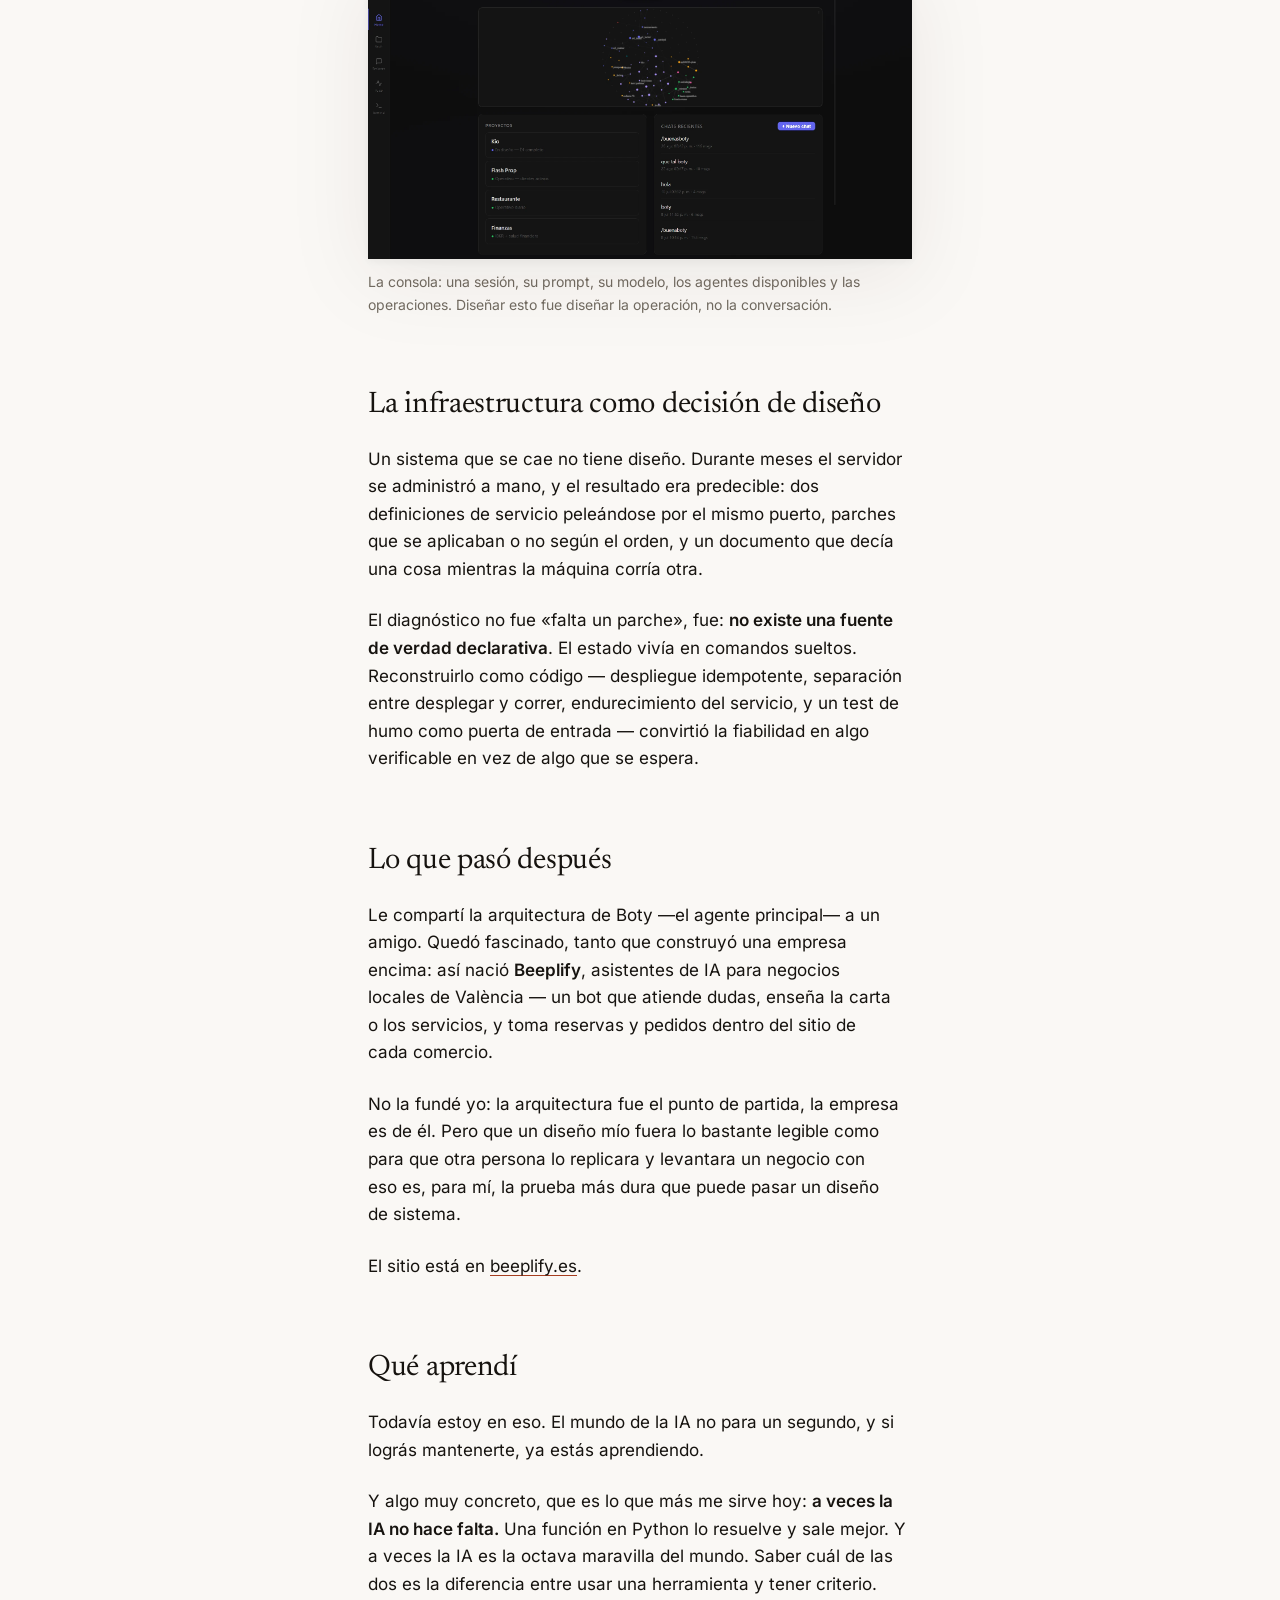
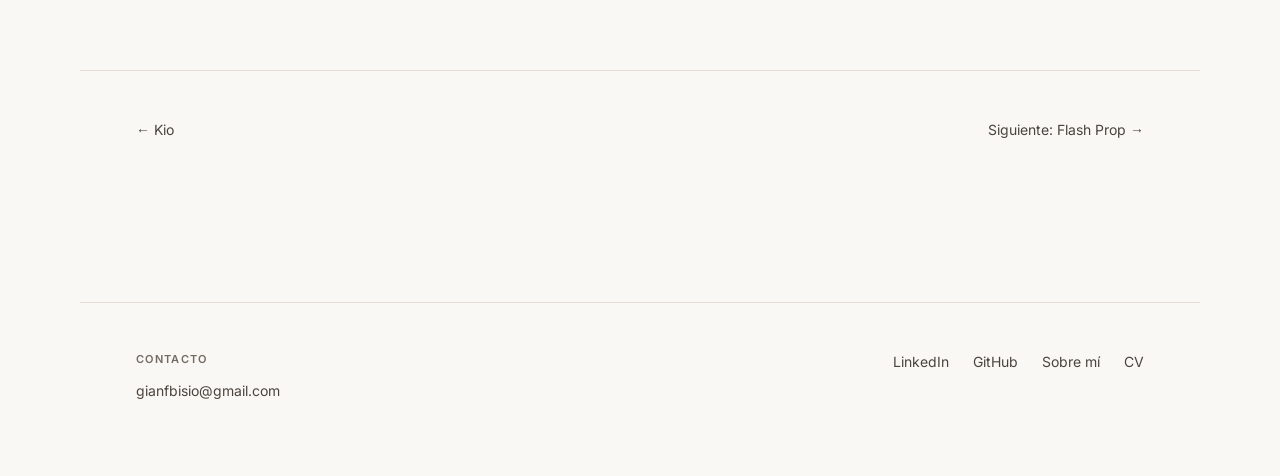
<file: casos/boty.html>
<!DOCTYPE html>
<html lang="es">
<head>
<meta charset="utf-8">
<meta name="viewport" content="width=device-width, initial-scale=1">
<title>Boty — Gianfranco Bisio</title>
<meta name="description" content="Caso: diseño de un sistema de agentes con identidad estable sobre un sustrato que cambia cada seis meses. Autonomía, permisos, revisión humana y modos de falla.">
<link rel="stylesheet" href="../assets/css/fonts.css">
<!-- Open Graph -->
<meta property="og:type" content="website">
<meta property="og:site_name" content="Gianfranco Bisio">
<meta property="og:locale" content="es_ES">
<meta property="og:title" content="Boty — Gianfranco Bisio">
<meta property="og:description" content="Caso: diseño de un sistema de agentes con identidad estable sobre un sustrato que cambia cada seis meses. Autonomía, permisos, revisión humana y modos de falla.">
<meta property="og:url" content="https://gigio20.github.io/portfolio/casos/boty.html">
<meta property="og:image" content="https://gigio20.github.io/portfolio/assets/img/og.jpg">
<meta property="og:image:width" content="1200">
<meta property="og:image:height" content="630">
<meta property="og:image:alt" content="Gianfranco Bisio — Diseño producto, tendiendo puentes entre negocio, tecnología y diseño.">
<meta name="twitter:card" content="summary_large_image">
<meta name="twitter:title" content="Boty — Gianfranco Bisio">
<meta name="twitter:description" content="Caso: diseño de un sistema de agentes con identidad estable sobre un sustrato que cambia cada seis meses. Autonomía, permisos, revisión humana y modos de falla.">
<meta name="twitter:image" content="https://gigio20.github.io/portfolio/assets/img/og.jpg">
<link rel="icon" href="../assets/img/favicon-32.png" sizes="32x32" type="image/png">
<link rel="icon" href="../assets/img/icon-512.png" sizes="512x512" type="image/png">
<link rel="apple-touch-icon" href="../assets/img/apple-touch-icon.png">
<link rel="stylesheet" href="../assets/css/style.css">
</head>
<body>

<header class="wrap site-header">
  <a class="site-header__name" href="../index.html">Gianfranco Bisio</a>
  <nav aria-label="Principal">
    <ul class="site-nav">
      <li><a href="../index.html">Casos</a></li>
      <li><a href="../sobre-mi.html">Sobre mí</a></li>
      <li><a href="../cv.html">CV</a></li>
      <li><a href="mailto:gianfbisio@gmail.com">Contacto</a></li>
    </ul>
  </nav>
</header>

<hr class="rule">

<main>

  <section class="wrap wrap--text case-hero">
    <p class="label case-hero__kicker">Caso 02 — Diseño de sistema · IA</p>
    <h1 class="case-hero__title">Boty: estabilidad sobre un oleaje bestial</h1>
    <p class="lead case-hero__lead">Diseñar un sistema de agentes que sobrevive al sustrato: identidad invariable, modelo intercambiable, y humanos donde de verdad hacen falta.</p>
  </section>

  <section class="wrap">
    <dl class="specs">
      <div class="specs__item"><dt class="label">Rol</dt><dd>Diseño del sistema, de sus permisos y de sus interfaces</dd></div>
      <div class="specs__item"><dt class="label">Alcance</dt><dd>Autonomía, permisos por herramienta, revisión humana, memoria, superficies, infraestructura</dd></div>
      <div class="specs__item"><dt class="label">Infraestructura</dt><dd>Servidor propio, servidor como código, identidad agnóstica del modelo</dd></div>
      <div class="specs__item"><dt class="label">Estado</dt><dd>En operación — uso propio diario</dd></div>
    </dl>
  </section>

  <article class="wrap wrap--text prose">

    <h2>El porqué</h2>

    <p>Quería meterme en el mundo de la IA y sentía que nada de lo que hiciera importaba. Siempre venía una ola nueva que me tapaba. Probaba ChatGPT 4.5 y a los pocos días Anthropic y Moonshot ya tenían tres modelos nuevos que eran mejores. Quería probar el nuevo Claude Code y a las dos semanas había que aprender <em>harness engineering</em>, <em>loop engineering</em> y <em>prompt engineering</em>.</p>

    <p>Me quería subir a la ola de la IA y la ola me volteaba siempre.</p>

    <p>Así que Boty terminó siendo <strong>mi bote</strong>: lo que me permite mantenerme en la superficie. Un sistema estable, mío, que no depende de lo que se le ocurra al CEO de una empresa mañana.</p>

    <blockquote>Es lograr estabilidad sobre un oleaje bestial.</blockquote>

    <h2>El principio: el modelo es un cable</h2>

    <p>El sistema está pensado para que cada modelo sea como un cable. Le cambiás el cable y el aparato es el mismo. Todo lo que construyo encima lo conservo: el sistema de memoria que voy probando y mejorando; si veo un repo interesante, lo acoplo; si otro proyecto saca una función increíble, la adquiero; si la semana que viene se descubre una forma nueva de orquestación agéntica, la replico.</p>

    <p>Y no empezando de cero: <strong>acumulativo</strong>. Siempre el mismo sistema, corra el modelo que corra, lo use de la forma que lo use, esté donde esté.</p>

    <p>Para eso hizo falta el <em>harness</em> más minimalista posible — una capa de identidad invariable que se mantiene, y capas de roles por encima que varían. Todo lo demás es extensión: un plugin, una skill, un sombrero.</p>

    <figure class="figure--narrow">
      <img class="piece__img" src="../assets/img/boty/modelo.webp" alt="Panel de la consola para cambiar de modelo: proveedor, modelo, nivel de razonamiento y consumo de tokens" width="276" height="367" loading="lazy">
      <figcaption>El cambio de modelo, en la consola. Proveedor, modelo y nivel de razonamiento son tres campos — no una migración.</figcaption>
    </figure>

    <figure>
      <svg viewBox="0 0 900 504" width="100%" role="img" aria-labelledby="dgm-boty-title">
        <title id="dgm-boty-title">Arquitectura del sistema: el modelo es intercambiable, la capa de identidad y memoria no cambia, y los roles y las superficies se suman por encima.</title>

        <!-- Superficies -->
        <rect x="0.5" y="0.5" width="899" height="87" fill="#FAF8F5" stroke="#E2DCD3"/>
        <text x="28" y="36" font-family="Inter, sans-serif" font-size="10.5" font-weight="600" letter-spacing="1.7" fill="#857C71">SUPERFICIES</text>
        <text x="28" y="61" font-family="Inter, sans-serif" font-size="15" fill="#16130F">Consola · Captura en papel electrónico · Servidor propio</text>
        <text x="872" y="50" text-anchor="end" font-family="Inter, sans-serif" font-size="10.5" letter-spacing="1.4" fill="#857C71">SE SUMAN</text>

        <!-- Roles -->
        <rect x="0.5" y="104.5" width="899" height="87" fill="#FAF8F5" stroke="#E2DCD3"/>
        <text x="28" y="140" font-family="Inter, sans-serif" font-size="10.5" font-weight="600" letter-spacing="1.7" fill="#857C71">ROLES</text>
        <text x="28" y="165" font-family="Inter, sans-serif" font-size="15" fill="#16130F">Editor · Supervisor · Reciclador · Consejero — cada uno con permisos acotados</text>
        <text x="872" y="154" text-anchor="end" font-family="Inter, sans-serif" font-size="10.5" letter-spacing="1.4" fill="#857C71">SE SUMAN</text>

        <!-- Capa invariable -->
        <rect x="0.5" y="208.5" width="899" height="87" fill="#16130F"/>
        <text x="28" y="244" font-family="Inter, sans-serif" font-size="10.5" font-weight="600" letter-spacing="1.7" fill="#857C71">CAPA INVARIABLE</text>
        <text x="28" y="269" font-family="Newsreader, Georgia, serif" font-size="18" fill="#FAF8F5">Identidad · Principios · Memoria</text>
        <text x="872" y="258" text-anchor="end" font-family="Inter, sans-serif" font-size="10.5" letter-spacing="1.4" fill="#857C71">NO CAMBIA</text>

        <!-- Harness -->
        <rect x="0.5" y="312.5" width="899" height="87" fill="#FAF8F5" stroke="#E2DCD3"/>
        <text x="28" y="348" font-family="Inter, sans-serif" font-size="10.5" font-weight="600" letter-spacing="1.7" fill="#857C71">HARNESS</text>
        <text x="28" y="373" font-family="Inter, sans-serif" font-size="15" fill="#16130F">Minimalista — todo lo demás es una extensión</text>
        <text x="872" y="362" text-anchor="end" font-family="Inter, sans-serif" font-size="10.5" letter-spacing="1.4" fill="#857C71">CAMBIA POCO</text>

        <!-- Modelo -->
        <rect x="0.5" y="416.5" width="899" height="87" fill="#FAF8F5" stroke="#E2DCD3"/>
        <text x="28" y="452" font-family="Inter, sans-serif" font-size="10.5" font-weight="600" letter-spacing="1.7" fill="#857C71">MODELO</text>
        <text x="28" y="477" font-family="Inter, sans-serif" font-size="15" fill="#16130F">Intercambiable</text>
        <rect x="176" y="464" width="20" height="20" fill="none" stroke="#857C71"/>
        <rect x="206" y="464" width="20" height="20" fill="none" stroke="#857C71"/>
        <rect x="236" y="464" width="20" height="20" fill="none" stroke="#857C71"/>
        <text x="272" y="479" font-family="Inter, sans-serif" font-size="13" fill="#857C71">el cable</text>
        <text x="872" y="466" text-anchor="end" font-family="Inter, sans-serif" font-size="10.5" letter-spacing="1.4" fill="#A63D1E">SE REEMPLAZA</text>
      </svg>
      <figcaption>Cómo leer el sistema: <strong>abajo</strong> está el modelo, que se reemplaza como un cable. En el <strong>medio</strong>, la capa que no cambia — identidad, principios y memoria. <strong>Arriba</strong>, todo lo que se suma sin tocar lo de abajo: roles con permisos acotados y las superficies donde el sistema se opera. La estabilidad vive en el medio.</figcaption>
    </figure>

    <h2>El core: el sistema vive en una carpeta</h2>

    <p>La decisión estructural es esta: el sistema no vive en una plataforma. Vive en una carpeta de archivos de texto, versionada en git.</p>

    <div class="tree">
      <div class="tree__head">
        <span class="tree__root">metabot/</span>
        <span class="label">versionado en git</span>
      </div>
      <dl>
        <div class="tree__row">
          <dt class="tree__path"><span class="tree__br" aria-hidden="true">├── </span>boty-base.md</dt>
          <dd class="tree__why">La constitución: cómo piensa y cómo decide</dd>
        </div>
        <div class="tree__row">
          <dt class="tree__path"><span class="tree__br" aria-hidden="true">├── </span>MEMORY.md</dt>
          <dd class="tree__why">La memoria: lo que el modelo, por sí solo, no retiene</dd>
        </div>
        <div class="tree__row">
          <dt class="tree__path"><span class="tree__br" aria-hidden="true">├── </span>ai-notes.md</dt>
          <dd class="tree__why">El flujo de observaciones de cada sesión</dd>
        </div>
        <div class="tree__row">
          <dt class="tree__path"><span class="tree__br" aria-hidden="true">├── </span>Principios.md</dt>
          <dd class="tree__why">Los principios que ordenan las decisiones</dd>
        </div>
        <div class="tree__row">
          <dt class="tree__path"><span class="tree__br" aria-hidden="true">├── </span>comandos/</dt>
          <dd class="tree__why">Protocolos: arranque, cierre y kernel de dominio</dd>
        </div>
        <div class="tree__row">
          <dt class="tree__path"><span class="tree__br" aria-hidden="true">├── </span>skills/</dt>
          <dd class="tree__why">Ocho instrucciones reutilizables por tarea</dd>
        </div>
        <div class="tree__row">
          <dt class="tree__path"><span class="tree__br" aria-hidden="true">├── </span>agents/</dt>
          <dd class="tree__why">Roles con permisos acotados y contexto aislado</dd>
        </div>
        <div class="tree__row">
          <dt class="tree__path"><span class="tree__br" aria-hidden="true">│   ├── </span>boty-consejero/</dt>
          <dd class="tree__why">Segunda opinión, con contexto limpio</dd>
        </div>
        <div class="tree__row">
          <dt class="tree__path"><span class="tree__br" aria-hidden="true">│   ├── </span>boty-reciclador/</dt>
          <dd class="tree__why">Destila el material crudo en ideas</dd>
        </div>
        <div class="tree__row">
          <dt class="tree__path"><span class="tree__br" aria-hidden="true">│   ├── </span>boty-editor.md</dt>
          <dd class="tree__why">Mira cada foto del pipeline y diagnostica</dd>
        </div>
        <div class="tree__row">
          <dt class="tree__path"><span class="tree__br" aria-hidden="true">│   └── </span>hats/</dt>
          <dd class="tree__why">Los modos de un solo dominio</dd>
        </div>
        <div class="tree__row">
          <dt class="tree__path"><span class="tree__br" aria-hidden="true">├── </span>extensions/</dt>
          <dd class="tree__why">Código que le agrega capacidades al harness</dd>
        </div>
        <div class="tree__row">
          <dt class="tree__path"><span class="tree__br" aria-hidden="true">├── </span>insights/</dt>
          <dd class="tree__why">Lo destilado, de mi autoría</dd>
        </div>
        <div class="tree__row">
          <dt class="tree__path"><span class="tree__br" aria-hidden="true">├── </span>planta/</dt>
          <dd class="tree__why">Procesa el material crudo</dd>
        </div>
        <div class="tree__row">
          <dt class="tree__path"><span class="tree__br" aria-hidden="true">│   └── </span>deposito/</dt>
          <dd class="tree__why">El ticket de cada corrida</dd>
        </div>
        <div class="tree__row">
          <dt class="tree__path"><span class="tree__br" aria-hidden="true">├── </span>ia-os/</dt>
          <dd class="tree__why">La documentación del sistema sobre sí mismo</dd>
        </div>
        <div class="tree__row">
          <dt class="tree__path"><span class="tree__br" aria-hidden="true">├── </span>vps/</dt>
          <dd class="tree__why">La infraestructura del servidor como código</dd>
        </div>
        <div class="tree__row">
          <dt class="tree__path"><span class="tree__br" aria-hidden="true">└── </span>tasks/</dt>
          <dd class="tree__why">El backlog</dd>
        </div>
      </dl>
    </div>

    <p>Versionarlo en git no es respaldo, es el mecanismo: <strong>el servidor no se actualiza a mano, recibe el mismo repositorio.</strong> Por eso el sistema es idéntico en mi máquina y en el servidor, cada decisión queda con su historia y se puede volver atrás, y cualquier máquina capaz de leer esa carpeta puede operar el sistema.</p>

    <p>Y la parte que hace funcionar a todo lo demás: <strong>los roles, las instrucciones y la configuración viven dentro de esa carpeta, y el harness apunta hacia ahí.</strong> Los secretos quedan afuera. Eso significa que cualquier harness capaz de leer archivos puede correr el sistema, y que cambiar de modelo no es migrar: es cambiar un parámetro.</p>

    <p>La estructura en sí es una pieza de diseño de información. Cada dominio tiene su contexto, hay un índice que funciona como mapa, y un frontmatter con convenciones que hacen el grafo legible — para mí y para el sistema. No es una carpeta ordenada por prolijidad: es la interfaz.</p>

    <p><em>El modelo razona; quien opera es el sistema. Cuando el modelo cambia, el sistema no.</em></p>

    <h2>El grafo: la memoria no es un archivo, es un grafo</h2>

    <p>Una carpeta ordenada sigue siendo una carpeta. Lo que hace que este sistema pueda recuperar algo útil no es dónde está guardado, sino cómo está conectado.</p>

    <p>La regla es explícita: <strong>se navega por grafo, no por árbol.</strong> Las carpetas son para las personas; el sistema no busca en un directorio, sigue enlaces. Y para que eso funcione, cada nota declara tres cosas: un único padre jerárquico, un conjunto de relaciones semánticas, y etiquetas que no decoran — declaran peso, estado y función.</p>

    <p>Ese vocabulario es el esquema del grafo. Sin él, la recuperación devuelve ruido: notas que existen pero de las que no se sabe si son punto de entrada, borrador o archivo muerto. Con él, el sistema puede traer solo lo que corresponde según cuánto necesite profundizar.</p>

    <p>Hay además dos niveles de orientación para dos lectores distintos: un índice general que una persona escanea en cinco segundos, y un archivo de contexto por dominio que el sistema lee antes de operar. El mismo mapa, dos velocidades.</p>

    <p>Y el grafo se mantiene solo: la misma planta que procesa el material crudo audita los enlaces rotos, los huérfanos y las etiquetas fuera de convención. La estructura no depende de que alguien se acuerde de cuidarla.</p>

    <h2>El problema</h2>

    <p>Diseñar la interacción con algo que decide.</p>

    <p>La pregunta no era cómo hacer un chatbot — eso ya estaba resuelto y no tiene diseño. La pregunta era otra: cuánta autonomía le doy, dónde entra la persona, qué pasa cuando el modelo se equivoca, y cómo hago para que todo eso siga en pie cuando el modelo cambie. Diseñar un sistema que toma decisiones con consecuencias es un problema de diseño, no de ingeniería.</p>

    <h2>Las decisiones de diseño</h2>

    <h3>Niveles de autonomía</h3>
    <p>Cada rol tiene un alcance declarado. Hay cosas que el sistema hace sin preguntar —leer, buscar, escribir en su propio espacio— y cosas que no puede hacer solo. La línea no está donde es más cómodo, está donde una equivocación deja de ser reversible.</p>

    <h3>Permisos por herramienta</h3>
    <p>Cada subagente corre con un conjunto acotado de herramientas y con su propio contexto, aislado. Un rol no puede tocar lo que no le corresponde. El aislamiento no es una restricción técnica: es una decisión de diseño — un sistema con permisos es un sistema donde podés razonar sobre lo que puede salir mal.</p>

    <h3>Dónde entra la revisión humana</h3>
    <p>El humano en el loop no es un botón de aprobar. Si lo fuera, no sería un diseño, sería una demora. La pregunta útil es dónde ponerlo, y la respuesta es: donde el costo de equivocarse no es recuperable, y donde el criterio todavía no está codificado. Lo demás se automatiza sin preguntar — si el sistema te consulta todo, dejás de leerlo.</p>

    <h3>Qué pasa cuando el modelo falla</h3>
    <p>Acá está lo que más me cambió la forma de trabajar. Los modos de falla no son los obvios: el problema no es que el modelo se equivoque, es que <strong>el instrumento miente sobre lo que pasó</strong>.</p>

    <p>Tres casos reales, y son el mismo caso tres veces:</p>

    <ul>
      <li>Un subagente hizo su trabajo y escribió el informe — y el sistema lo marcó como fallado, porque esperaba una edición de código y recibió texto. El estado mentía; el artefacto era correcto.</li>
      <li>Diagnostiqué con seguridad un error intermitente del sitio como «un despliegue en vuelo», sin medirlo. Cuando por fin lo medí —más de cien pedidos— el cuadro era otro: cada archivo existente fallaba cerca del 30% de las veces, sostenido, en cualquier momento. No era una ventana de despliegue, era el estado normal del sitio.</li>
      <li>Medí el CSS durante una transición y me devolvió cero en dos elementos: parecía que había roto la cascada. Era el instrumento — bajo tiempo virtual las transiciones no avanzan. Apagué las transiciones y el valor saltó al objetivo: la cascada estaba bien.</li>
    </ul>

    <p>La conclusión de diseño: <strong>no se verifica contra el reporte, se verifica contra el artefacto.</strong> Un sistema de agentes que confía en su propio autoinforme no tiene control de calidad. Por eso la revisión humana no está para aprobar tareas, sino para ser el control sobre el instrumento — y por eso todo lo que el sistema produce tiene que quedar en un lugar que se pueda inspeccionar después.</p>

    <h2>La memoria: una planta, no un archivo</h2>

    <p>La mayoría de los sistemas de memoria para agentes son un cajón que crece. Este es una planta que procesa.</p>

    <p>El material entra crudo —capturas sueltas, transcripciones de sesión, el registro de lo que se ejecutó— y pasa por dos capas. La primera es <strong>separación mecánica</strong>: duplicados, huérfanos, etiquetas, enlaces rotos, integridad entre el índice y los contextos de cada dominio. Es autónoma, es segura, y no necesita juicio.</p>

    <p>La segunda es la interesante: <strong>loops de pensamiento</strong>. La planta no solo ordena, razona sobre el material. Busca patrones que ninguna sesión sola puede ver — errores que se repiten, correcciones que se agrupan, herramientas que fallan seguido, capturas que conectan con notas viejas.</p>

    <p>Y acá está la disciplina que hace que esto sea diseño y no acumulación de ruido: <strong>los loops producen candidatos, no verdades.</strong> La planta separa y propone; la consolidación y la firma son otro acto. Ningún insight se escribe solo. Cada pasada deja un registro de qué procesó, qué aplicó y qué dejó pendiente de juicio — y ese registro es lo que permite volver sobre el material sin reprocesarlo ni duplicarlo.</p>

    <p>Tres reglas la sostienen:</p>

    <ul>
      <li><strong>No borra sin preguntar.</strong> Un borrado es un candidato, no una ejecución.</li>
      <li><strong>No reescribe el piso.</strong> La identidad y la memoria de la persona con la que trabajo quedan fuera de su alcance.</li>
      <li><strong>No se delega.</strong> La consolidación de la memoria propia no se sube a la nube de nadie. Si la memoria es identidad, delegarla es entregar identidad.</li>
    </ul>

    <p>Y una consecuencia que vale más de lo que parece: como la memoria es texto plano versionado, <strong>es inspeccionable</strong>. Se puede leer qué cambió, cuándo y por qué. Sin eso, la regla de verificar contra el artefacto y no contra el reporte no se podría cumplir.</p>

    <h2>Cómo se sostiene en el tiempo</h2>

    <p>Tres decisiones hacen que el sistema pueda crecer durante años sin degradarse.</p>

    <h3>Las capacidades se suman, no se refactorizan</h3>
    <p>Es un sistema de roles, no un programa. Cada capacidad nueva es un rol con su alcance y sus permisos — un editor, un supervisor, un archivista, un consejero. Agregar uno no toca a los otros. El techo del sistema es la cantidad de roles que se te ocurran, no la arquitectura.</p>

    <h3>Y el costo de la estabilidad</h3>
    <p>Diseñar para cualquier sustrato significa no optimizar para ninguno. Se resigna la integración profunda con un modelo concreto y el pulido que da construir para uno solo. Y cuesta trabajo que no se ve: mantener la capa invariable es esfuerzo que nunca aparece como función nueva. Es el precio de seguir en pie cuando el sustrato cambie — que, con la IA, es cada seis meses.</p>

    <h2>Las superficies</h2>

    <p>Diseñar la operación, no solo la conversación. El sistema se opera desde una consola que se adapta al escritorio y al teléfono, y se alimenta desde superficies de captura — papel electrónico incluido, que entra por un pipeline propio hasta la bandeja de material crudo.</p>

    <figure>
      <img class="piece__img" src="../assets/img/boty/console.webp" alt="La consola de operación: una sesión con su prompt, su modelo, la lista de agentes disponibles y las operaciones" width="1917" height="1015" loading="lazy">
      <figcaption>La consola: una sesión, su prompt, su modelo, los agentes disponibles y las operaciones. Diseñar esto fue diseñar la operación, no la conversación.</figcaption>
    </figure>

    <h2>La infraestructura como decisión de diseño</h2>

    <p>Un sistema que se cae no tiene diseño. Durante meses el servidor se administró a mano, y el resultado era predecible: dos definiciones de servicio peleándose por el mismo puerto, parches que se aplicaban o no según el orden, y un documento que decía una cosa mientras la máquina corría otra.</p>

    <p>El diagnóstico no fue «falta un parche», fue: <strong>no existe una fuente de verdad declarativa</strong>. El estado vivía en comandos sueltos. Reconstruirlo como código — despliegue idempotente, separación entre desplegar y correr, endurecimiento del servicio, y un test de humo como puerta de entrada — convirtió la fiabilidad en algo verificable en vez de algo que se espera.</p>

    <h2>Lo que pasó después</h2>

    <p>Le compartí la arquitectura de Boty —el agente principal— a un amigo. Quedó fascinado, tanto que construyó una empresa encima: así nació <strong>Beeplify</strong>, asistentes de IA para negocios locales de València — un bot que atiende dudas, enseña la carta o los servicios, y toma reservas y pedidos dentro del sitio de cada comercio.</p>

    <p>No la fundé yo: la arquitectura fue el punto de partida, la empresa es de él. Pero que un diseño mío fuera lo bastante legible como para que otra persona lo replicara y levantara un negocio con eso es, para mí, la prueba más dura que puede pasar un diseño de sistema.</p>

    <p>El sitio está en <a href="https://beeplify.es" target="_blank" rel="noopener">beeplify.es</a>.</p>

    <h2>Qué aprendí</h2>

    <p>Todavía estoy en eso. El mundo de la IA no para un segundo, y si lográs mantenerte, ya estás aprendiendo.</p>

    <p>Y algo muy concreto, que es lo que más me sirve hoy: <strong>a veces la IA no hace falta.</strong> Una función en Python lo resuelve y sale mejor. Y a veces la IA es la octava maravilla del mundo. Saber cuál de las dos es la diferencia entre usar una herramienta y tener criterio.</p>

  </article>

  <nav class="wrap case-nav" aria-label="Navegación entre casos">
    <a href="kio.html">← Kio</a>
    <a href="flash-prop.html">Siguiente: Flash Prop →</a>
  </nav>

</main>

<footer class="wrap site-footer">
  <div class="site-footer__inner">
    <div>
      <p class="label">Contacto</p>
      <p style="margin-top:.5rem"><a href="mailto:gianfbisio@gmail.com">gianfbisio@gmail.com</a></p>
    </div>
    <nav aria-label="Enlaces">
      <a href="https://www.linkedin.com/in/gianfranco-bisio-b39810205/">LinkedIn</a>
      <a href="https://github.com/gigio20">GitHub</a>
      <a href="../sobre-mi.html">Sobre mí</a>
      <a href="../cv.html">CV</a>
    </nav>
  </div>
</footer>

<script src="../assets/js/main.js" defer></script>
</body>
</html>
</file>
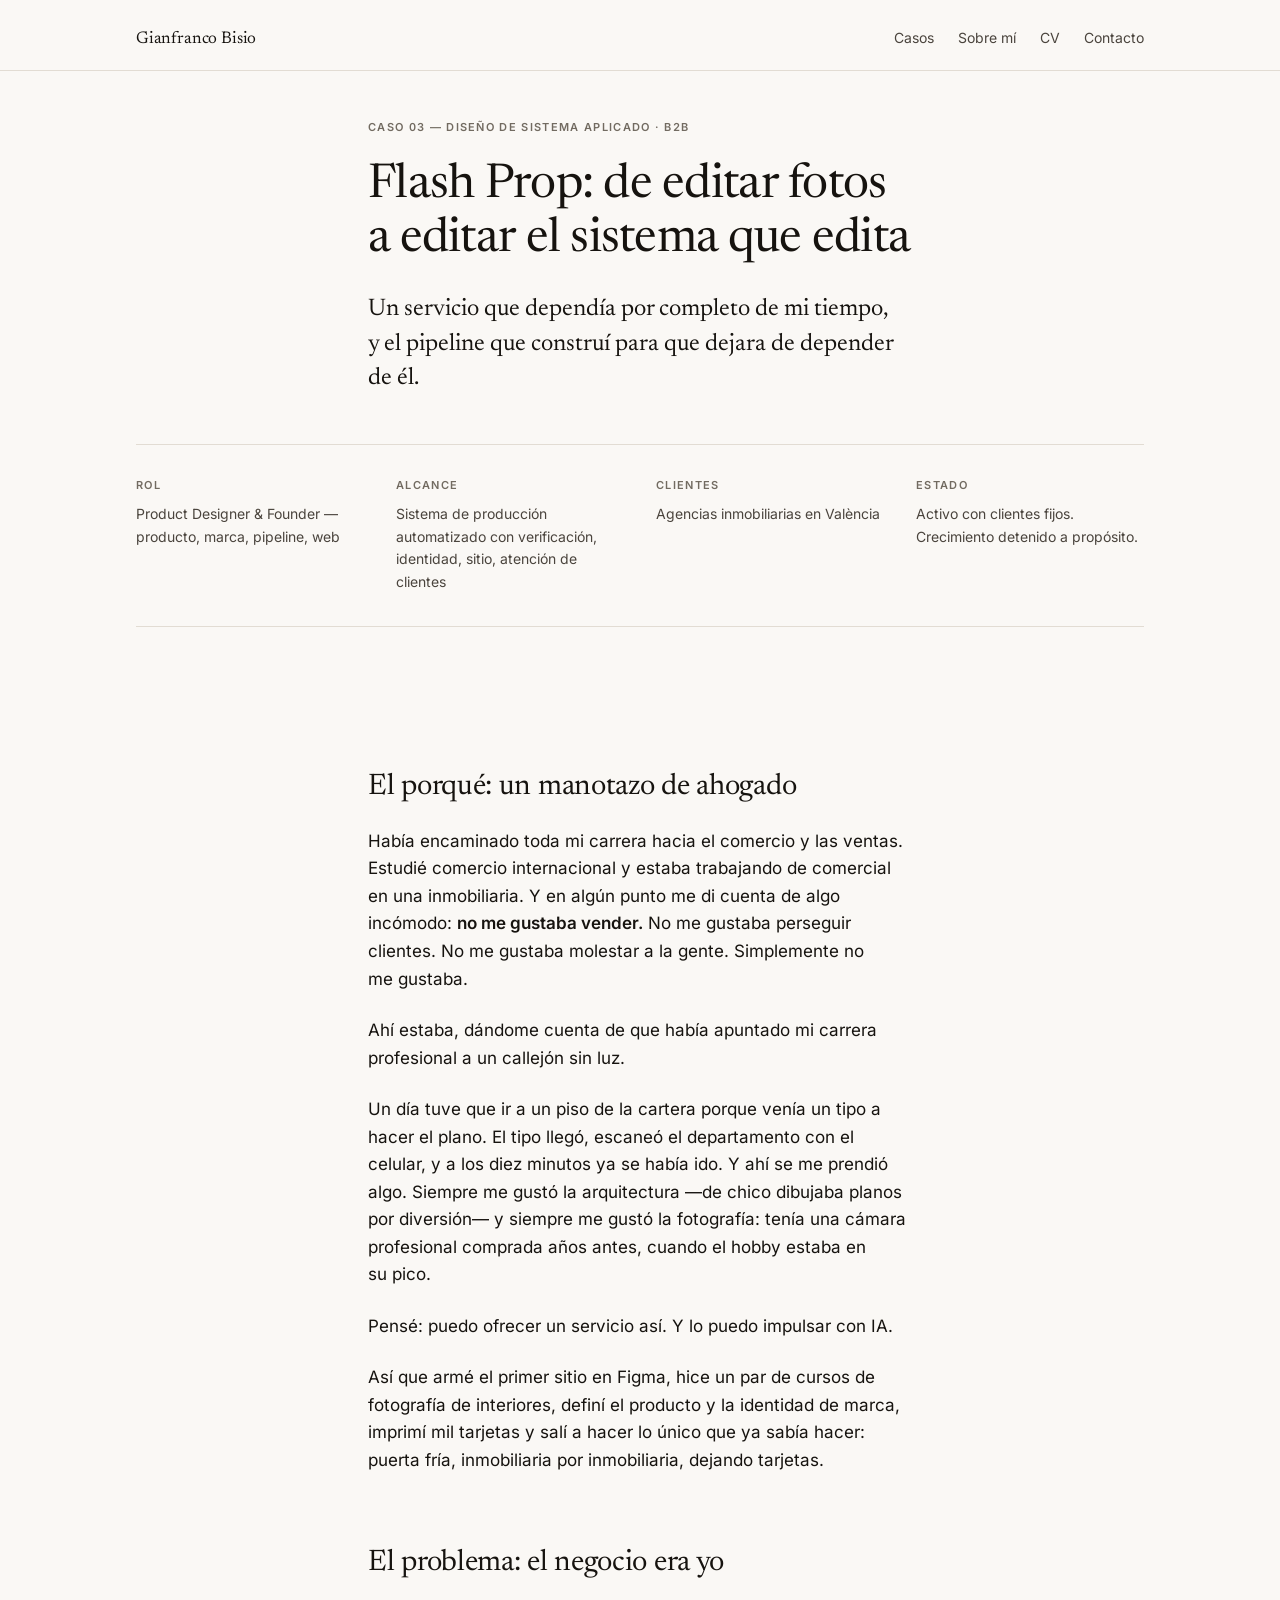
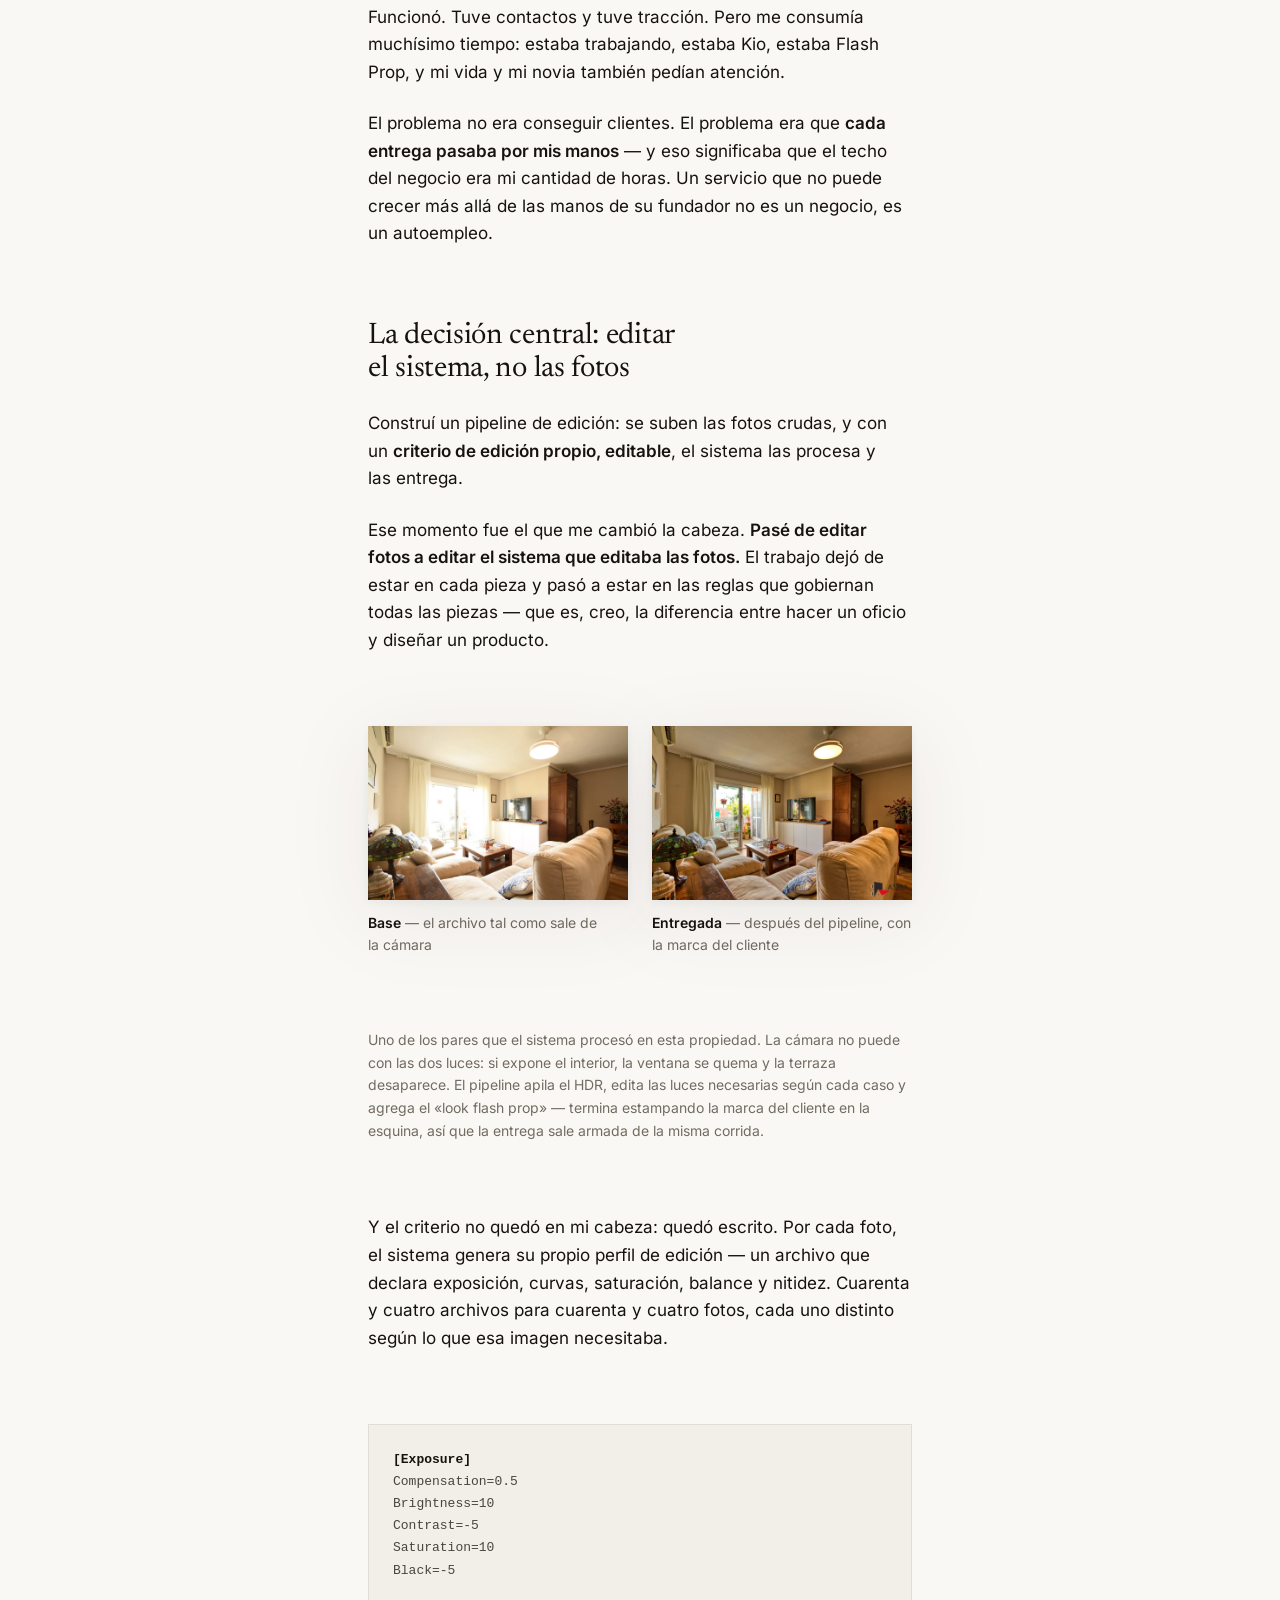
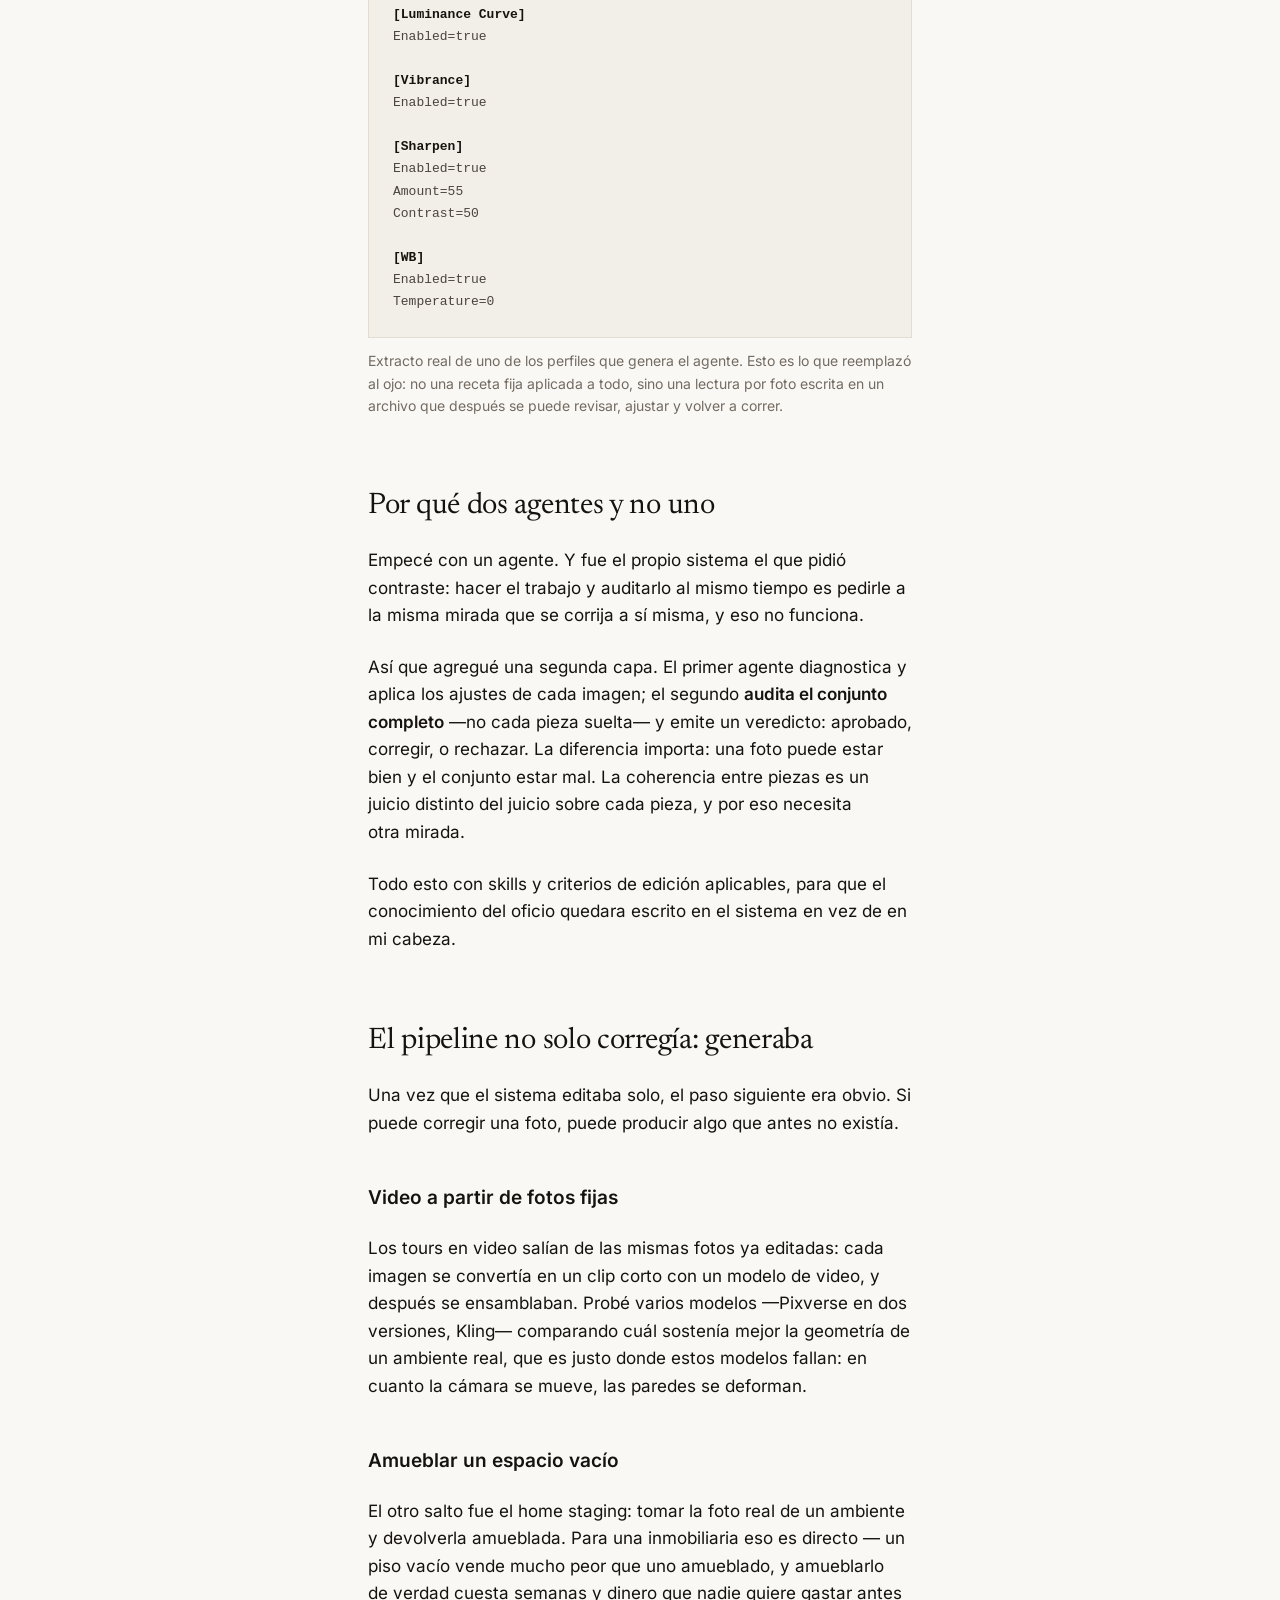
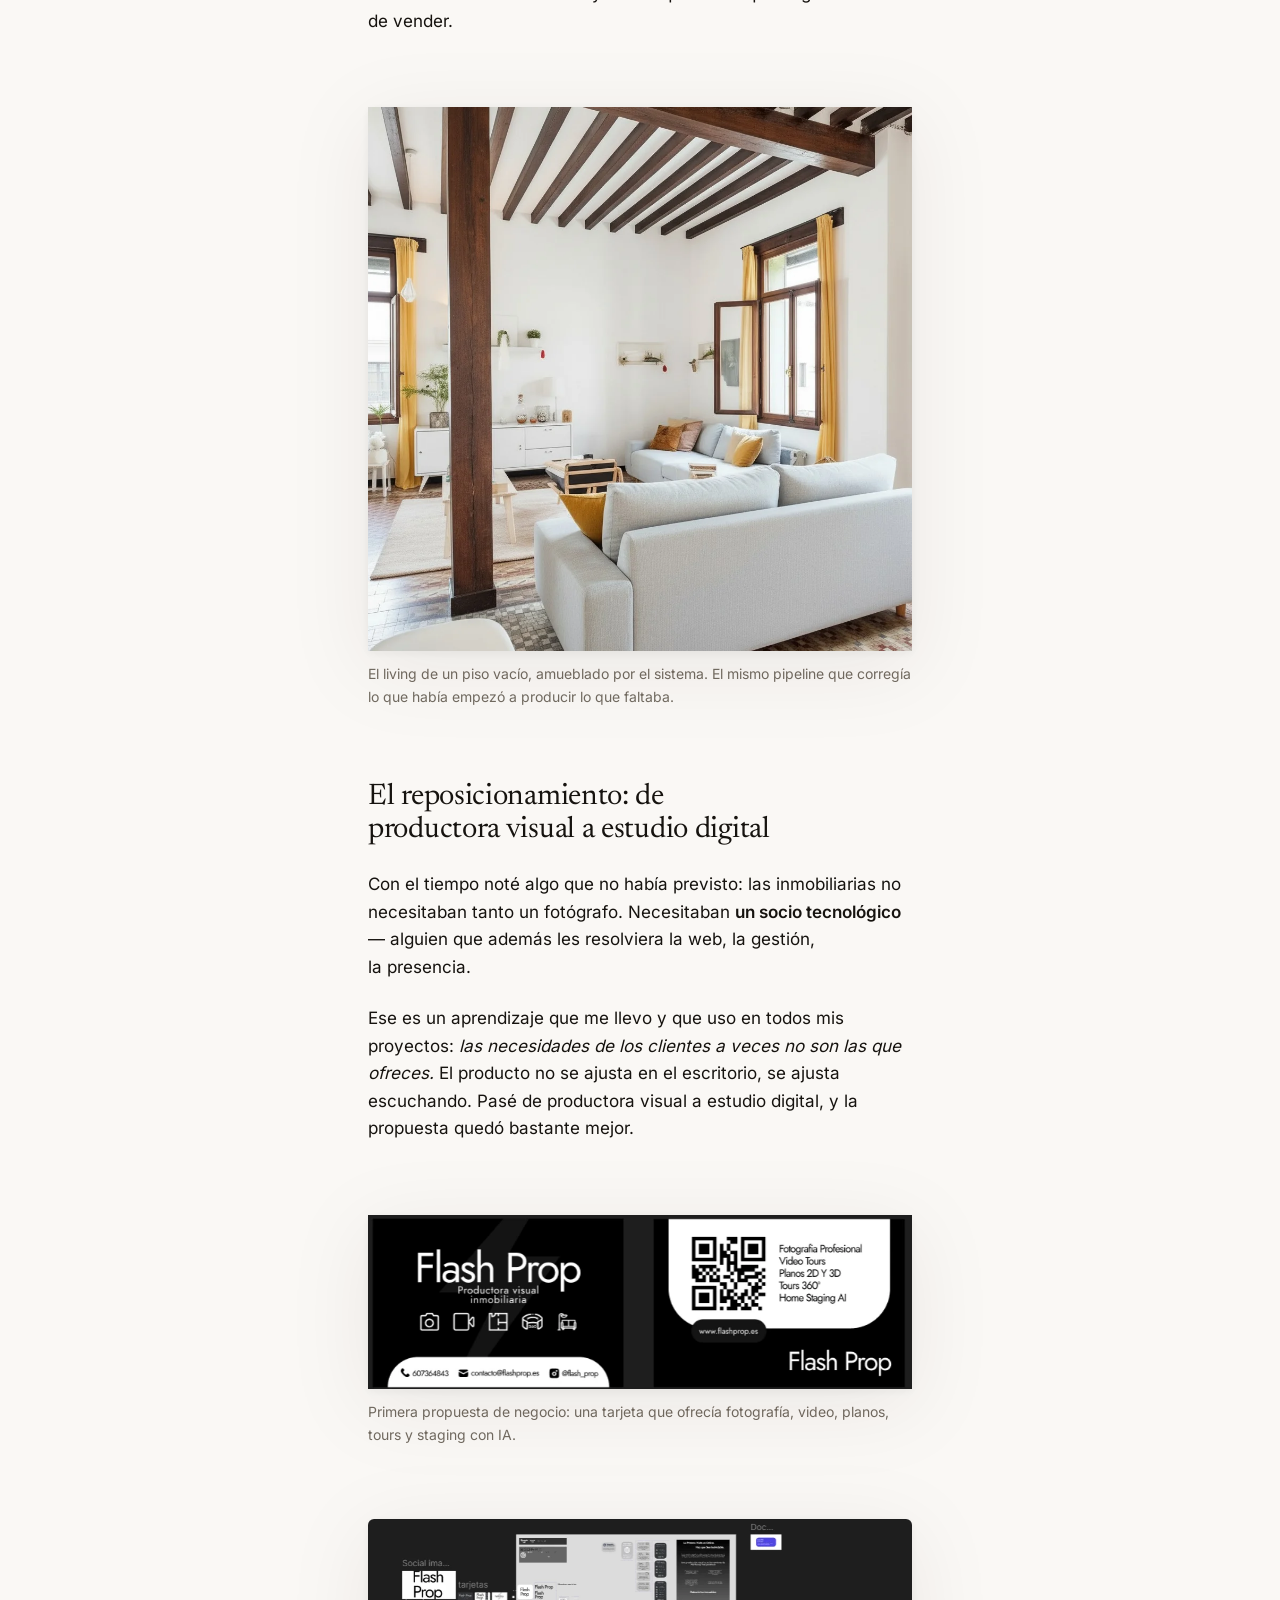
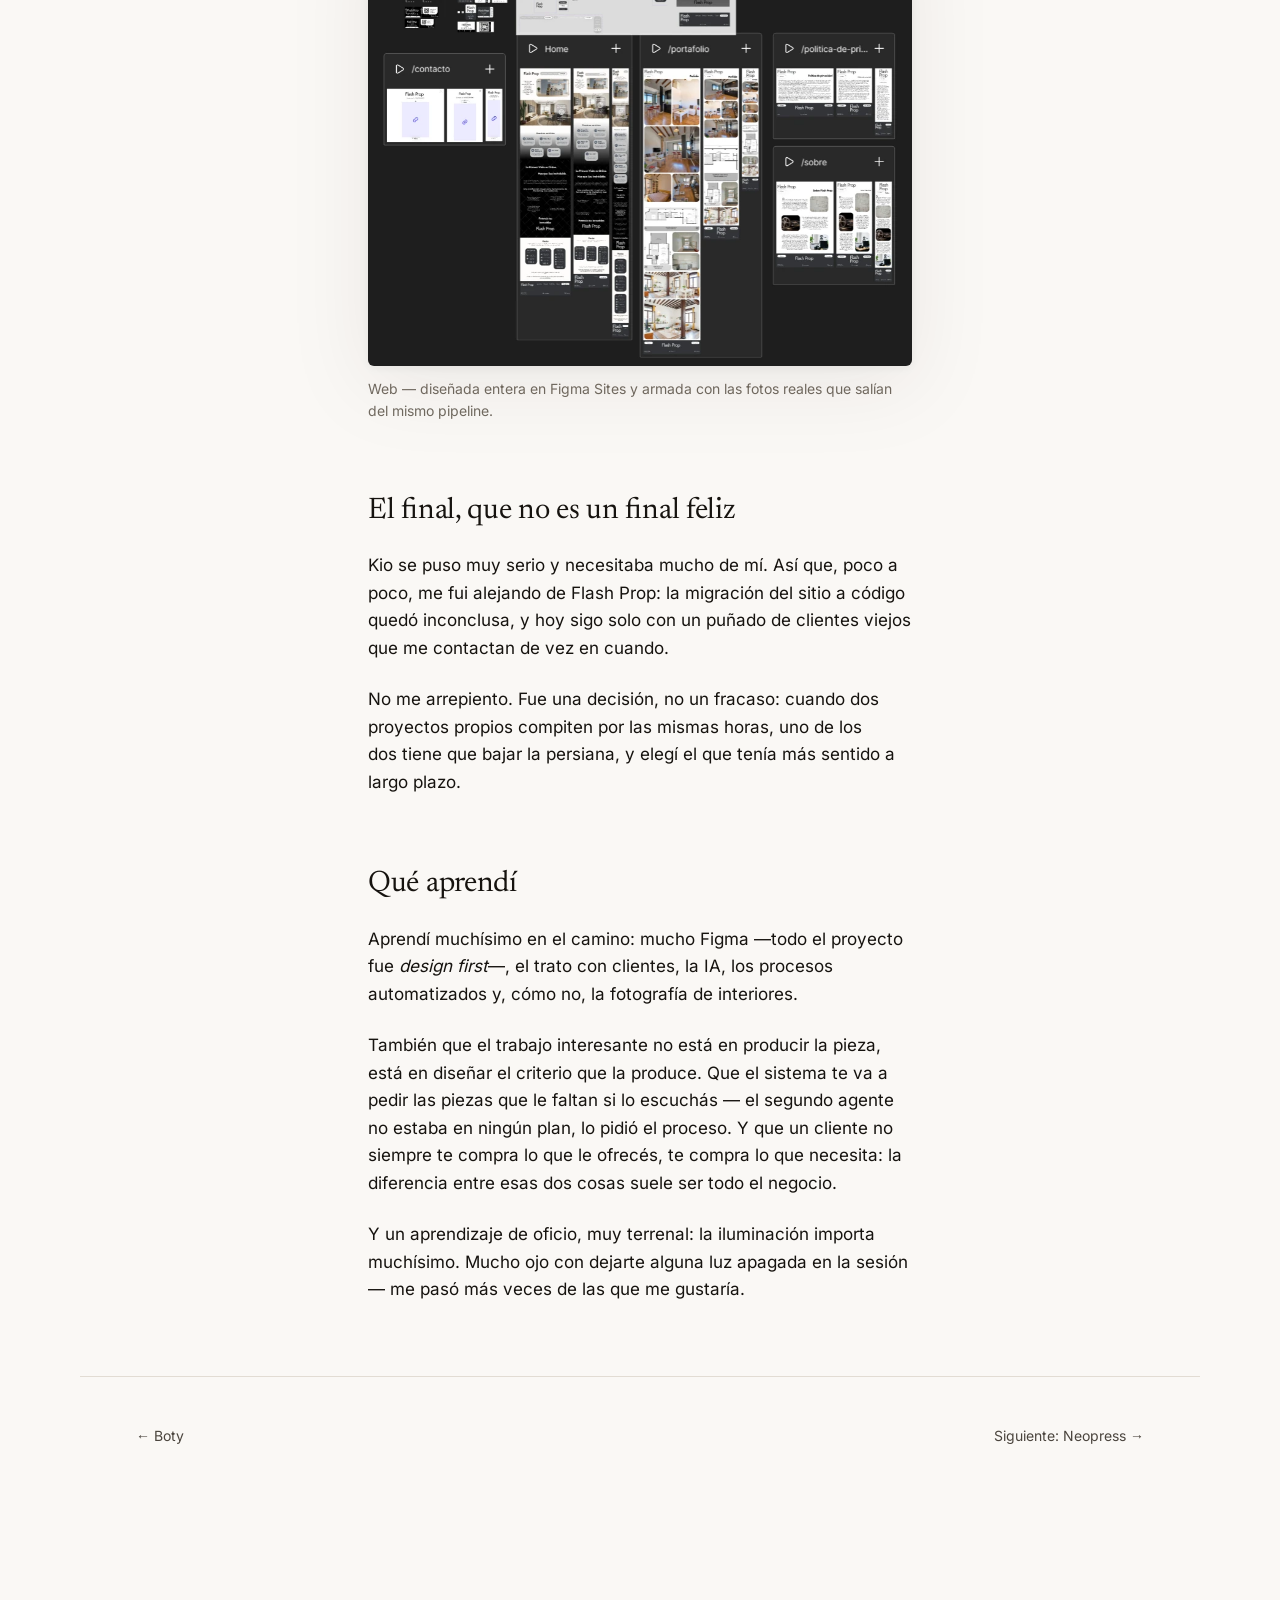
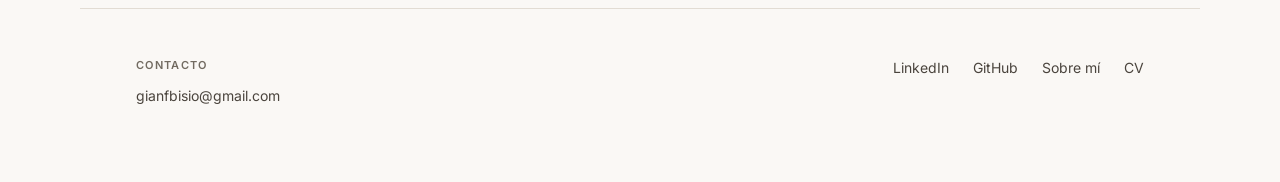
<file: casos/flash-prop.html>
<!DOCTYPE html>
<html lang="es">
<head>
<meta charset="utf-8">
<meta name="viewport" content="width=device-width, initial-scale=1">
<title>Flash Prop — Gianfranco Bisio</title>
<meta name="description" content="Caso: un estudio de producción que tuvo que aprender a correr sin su fundador. De editar fotos a editar el sistema que edita.">
<link rel="stylesheet" href="../assets/css/fonts.css">
<!-- Open Graph -->
<meta property="og:type" content="website">
<meta property="og:site_name" content="Gianfranco Bisio">
<meta property="og:locale" content="es_ES">
<meta property="og:title" content="Flash Prop — Gianfranco Bisio">
<meta property="og:description" content="Caso: un estudio de producción que tuvo que aprender a correr sin su fundador. De editar fotos a editar el sistema que edita.">
<meta property="og:url" content="https://gigio20.github.io/portfolio/casos/flash-prop.html">
<meta property="og:image" content="https://gigio20.github.io/portfolio/assets/img/og.jpg">
<meta property="og:image:width" content="1200">
<meta property="og:image:height" content="630">
<meta property="og:image:alt" content="Gianfranco Bisio — Diseño producto, tendiendo puentes entre negocio, tecnología y diseño.">
<meta name="twitter:card" content="summary_large_image">
<meta name="twitter:title" content="Flash Prop — Gianfranco Bisio">
<meta name="twitter:description" content="Caso: un estudio de producción que tuvo que aprender a correr sin su fundador. De editar fotos a editar el sistema que edita.">
<meta name="twitter:image" content="https://gigio20.github.io/portfolio/assets/img/og.jpg">
<link rel="icon" href="../assets/img/favicon-32.png" sizes="32x32" type="image/png">
<link rel="icon" href="../assets/img/icon-512.png" sizes="512x512" type="image/png">
<link rel="apple-touch-icon" href="../assets/img/apple-touch-icon.png">
<link rel="stylesheet" href="../assets/css/style.css">
</head>
<body>

<header class="wrap site-header">
  <a class="site-header__name" href="../index.html">Gianfranco Bisio</a>
  <nav aria-label="Principal">
    <ul class="site-nav">
      <li><a href="../index.html">Casos</a></li>
      <li><a href="../sobre-mi.html">Sobre mí</a></li>
      <li><a href="../cv.html">CV</a></li>
      <li><a href="mailto:gianfbisio@gmail.com">Contacto</a></li>
    </ul>
  </nav>
</header>

<hr class="rule">

<main>

  <section class="wrap wrap--text case-hero">
    <p class="label case-hero__kicker">Caso 03 — Diseño de sistema aplicado · B2B</p>
    <h1 class="case-hero__title">Flash Prop: de editar fotos a editar el sistema que edita</h1>
    <p class="lead case-hero__lead">Un servicio que dependía por completo de mi tiempo, y el pipeline que construí para que dejara de depender de él.</p>
  </section>

  <section class="wrap">
    <dl class="specs">
      <div class="specs__item"><dt class="label">Rol</dt><dd>Product Designer &amp; Founder — producto, marca, pipeline, web</dd></div>
      <div class="specs__item"><dt class="label">Alcance</dt><dd>Sistema de producción automatizado con verificación, identidad, sitio, atención de clientes</dd></div>
      <div class="specs__item"><dt class="label">Clientes</dt><dd>Agencias inmobiliarias en València</dd></div>
      <div class="specs__item"><dt class="label">Estado</dt><dd>Activo con clientes fijos. Crecimiento detenido a propósito.</dd></div>
    </dl>
  </section>

  <article class="wrap wrap--text prose">

    <h2>El porqué: un manotazo de ahogado</h2>

    <p>Había encaminado toda mi carrera hacia el comercio y las ventas. Estudié comercio internacional y estaba trabajando de comercial en una inmobiliaria. Y en algún punto me di cuenta de algo incómodo: <strong>no me gustaba vender.</strong> No me gustaba perseguir clientes. No me gustaba molestar a la gente. Simplemente no me gustaba.</p>

    <p>Ahí estaba, dándome cuenta de que había apuntado mi carrera profesional a un callejón sin luz.</p>

    <p>Un día tuve que ir a un piso de la cartera porque venía un tipo a hacer el plano. El tipo llegó, escaneó el departamento con el celular, y a los diez minutos ya se había ido. Y ahí se me prendió algo. Siempre me gustó la arquitectura —de chico dibujaba planos por diversión— y siempre me gustó la fotografía: tenía una cámara profesional comprada años antes, cuando el hobby estaba en su pico.</p>

    <p>Pensé: puedo ofrecer un servicio así. Y lo puedo impulsar con IA.</p>

    <p>Así que armé el primer sitio en Figma, hice un par de cursos de fotografía de interiores, definí el producto y la identidad de marca, imprimí mil tarjetas y salí a hacer lo único que ya sabía hacer: puerta fría, inmobiliaria por inmobiliaria, dejando tarjetas.</p>

    <h2>El problema: el negocio era yo</h2>

    <p>Funcionó. Tuve contactos y tuve tracción. Pero me consumía muchísimo tiempo: estaba trabajando, estaba Kio, estaba Flash Prop, y mi vida y mi novia también pedían atención.</p>

    <p>El problema no era conseguir clientes. El problema era que <strong>cada entrega pasaba por mis manos</strong> — y eso significaba que el techo del negocio era mi cantidad de horas. Un servicio que no puede crecer más allá de las manos de su fundador no es un negocio, es un autoempleo.</p>

    <h2>La decisión central: editar el sistema, no las fotos</h2>

    <p>Construí un pipeline de edición: se suben las fotos crudas, y con un <strong>criterio de edición propio, editable</strong>, el sistema las procesa y las entrega.</p>

    <p>Ese momento fue el que me cambió la cabeza. <strong>Pasé de editar fotos a editar el sistema que editaba las fotos.</strong> El trabajo dejó de estar en cada pieza y pasó a estar en las reglas que gobiernan todas las piezas — que es, creo, la diferencia entre hacer un oficio y diseñar un producto.</p>

    <figure>
      <div class="compare">
        <div>
          <img class="piece__img" src="../assets/img/flash-prop/antes.webp" alt="La toma tal como sale de la cámara: la ventana está completamente quemada y la terraza no se ve" width="1200" height="800" loading="lazy">
          <p class="piece__cap"><strong>Base</strong> — el archivo tal como sale de la cámara</p>
        </div>
        <div>
          <img class="piece__img" src="../assets/img/flash-prop/despues.webp" alt="La misma toma entregada: la terraza recuperada con sus plantas y su baranda, el interior intacto, y la marca del cliente estampada abajo a la derecha" width="1200" height="800" loading="lazy">
          <p class="piece__cap"><strong>Entregada</strong> — después del pipeline, con la marca del cliente</p>
        </div>
      </div>
      <figcaption>Uno de los pares que el sistema procesó en esta propiedad. La cámara no puede con las dos luces: si expone el interior, la ventana se quema y la terraza desaparece. El pipeline apila el HDR, edita las luces necesarias según cada caso y agrega el «look flash prop» — termina estampando la marca del cliente en la esquina, así que la entrega sale armada de la misma corrida.</figcaption>
    </figure>

    <p>Y el criterio no quedó en mi cabeza: quedó escrito. Por cada foto, el sistema genera su propio perfil de edición — un archivo que declara exposición, curvas, saturación, balance y nitidez. Cuarenta y cuatro archivos para cuarenta y cuatro fotos, cada uno distinto según lo que esa imagen necesitaba.</p>

    <figure>
      <pre><b>[Exposure]</b>
Compensation=0.5
Brightness=10
Contrast=-5
Saturation=10
Black=-5

<b>[Luminance Curve]</b>
Enabled=true

<b>[Vibrance]</b>
Enabled=true

<b>[Sharpen]</b>
Enabled=true
Amount=55
Contrast=50

<b>[WB]</b>
Enabled=true
Temperature=0</pre>
      <figcaption>Extracto real de uno de los perfiles que genera el agente. Esto es lo que reemplazó al ojo: no una receta fija aplicada a todo, sino una lectura por foto escrita en un archivo que después se puede revisar, ajustar y volver a correr.</figcaption>
    </figure>

    <h2>Por qué dos agentes y no uno</h2>

    <p>Empecé con un agente. Y fue el propio sistema el que pidió contraste: hacer el trabajo y auditarlo al mismo tiempo es pedirle a la misma mirada que se corrija a sí misma, y eso no funciona.</p>

    <p>Así que agregué una segunda capa. El primer agente diagnostica y aplica los ajustes de cada imagen; el segundo <strong>audita el conjunto completo</strong> —no cada pieza suelta— y emite un veredicto: aprobado, corregir, o rechazar. La diferencia importa: una foto puede estar bien y el conjunto estar mal. La coherencia entre piezas es un juicio distinto del juicio sobre cada pieza, y por eso necesita otra mirada.</p>

    <p>Todo esto con skills y criterios de edición aplicables, para que el conocimiento del oficio quedara escrito en el sistema en vez de en mi cabeza.</p>

    <h2>El pipeline no solo corregía: generaba</h2>

    <p>Una vez que el sistema editaba solo, el paso siguiente era obvio. Si puede corregir una foto, puede producir algo que antes no existía.</p>

    <h3>Video a partir de fotos fijas</h3>

    <p>Los tours en video salían de las mismas fotos ya editadas: cada imagen se convertía en un clip corto con un modelo de video, y después se ensamblaban. Probé varios modelos —Pixverse en dos versiones, Kling— comparando cuál sostenía mejor la geometría de un ambiente real, que es justo donde estos modelos fallan: en cuanto la cámara se mueve, las paredes se deforman.</p>

    <h3>Amueblar un espacio vacío</h3>

    <p>El otro salto fue el home staging: tomar la foto real de un ambiente y devolverla amueblada. Para una inmobiliaria eso es directo — un piso vacío vende mucho peor que uno amueblado, y amueblarlo de verdad cuesta semanas y dinero que nadie quiere gastar antes de vender.</p>

    <figure>
      <img class="piece__img" src="../assets/img/flash-prop/staging-1.webp" alt="Living de un piso con vigas de madera, amueblado por el sistema a partir de la foto real de un ambiente vacío" width="1024" height="1024" loading="lazy">
      <figcaption>El living de un piso vacío, amueblado por el sistema. El mismo pipeline que corregía lo que había empezó a producir lo que faltaba.</figcaption>
    </figure>

    <h2>El reposicionamiento: de productora visual a estudio digital</h2>

    <p>Con el tiempo noté algo que no había previsto: las inmobiliarias no necesitaban tanto un fotógrafo. Necesitaban <strong>un socio tecnológico</strong> — alguien que además les resolviera la web, la gestión, la presencia.</p>

    <p>Ese es un aprendizaje que me llevo y que uso en todos mis proyectos: <em>las necesidades de los clientes a veces no son las que ofreces.</em> El producto no se ajusta en el escritorio, se ajusta escuchando. Pasé de productora visual a estudio digital, y la propuesta quedó bastante mejor.</p>

    <figure>
      <img class="piece__img" src="../assets/img/flash-prop/tarjetas.webp" alt="Las dos caras de la tarjeta de Flash Prop cuando todavía se presentaba como «productora visual inmobiliaria», con los servicios sueltos y un código QR al sitio" width="721" height="231" loading="lazy">
      <figcaption>Primera propuesta de negocio: una tarjeta que ofrecía fotografía, video, planos, tours y staging con IA.</figcaption>
    </figure>

    <figure class="figure--canvas">
      <img class="piece__img" src="../assets/img/flash-prop/sitio-figma.webp" alt="El sitio de Flash Prop en el canvas de Figma Sites: las páginas Home, portafolio, sobre, contacto y política de privacidad, armadas con las fotos reales de las propiedades" width="888" height="730" loading="lazy">
      <figcaption>Web — diseñada entera en Figma Sites y armada con las fotos reales que salían del mismo pipeline.</figcaption>
    </figure>

    <h2>El final, que no es un final feliz</h2>

    <p>Kio se puso muy serio y necesitaba mucho de mí. Así que, poco a poco, me fui alejando de Flash Prop: la migración del sitio a código quedó inconclusa, y hoy sigo solo con un puñado de clientes viejos que me contactan de vez en cuando.</p>

    <p>No me arrepiento. Fue una decisión, no un fracaso: cuando dos proyectos propios compiten por las mismas horas, uno de los dos tiene que bajar la persiana, y elegí el que tenía más sentido a largo plazo.</p>

    <h2>Qué aprendí</h2>

    <p>Aprendí muchísimo en el camino: mucho Figma —todo el proyecto fue <em>design first</em>—, el trato con clientes, la IA, los procesos automatizados y, cómo no, la fotografía de interiores.</p>

    <p>También que el trabajo interesante no está en producir la pieza, está en diseñar el criterio que la produce. Que el sistema te va a pedir las piezas que le faltan si lo escuchás — el segundo agente no estaba en ningún plan, lo pidió el proceso. Y que un cliente no siempre te compra lo que le ofrecés, te compra lo que necesita: la diferencia entre esas dos cosas suele ser todo el negocio.</p>

    <p>Y un aprendizaje de oficio, muy terrenal: la iluminación importa muchísimo. Mucho ojo con dejarte alguna luz apagada en la sesión — me pasó más veces de las que me gustaría.</p>

  </article>

  <nav class="wrap case-nav" aria-label="Navegación entre casos">
    <a href="boty.html">← Boty</a>
    <a href="neopress.html">Siguiente: Neopress →</a>
  </nav>

</main>

<footer class="wrap site-footer">
  <div class="site-footer__inner">
    <div>
      <p class="label">Contacto</p>
      <p style="margin-top:.5rem"><a href="mailto:gianfbisio@gmail.com">gianfbisio@gmail.com</a></p>
    </div>
    <nav aria-label="Enlaces">
      <a href="https://www.linkedin.com/in/gianfranco-bisio-b39810205/">LinkedIn</a>
      <a href="https://github.com/gigio20">GitHub</a>
      <a href="../sobre-mi.html">Sobre mí</a>
      <a href="../cv.html">CV</a>
    </nav>
  </div>
</footer>

<script src="../assets/js/main.js" defer></script>
</body>
</html>
</file>
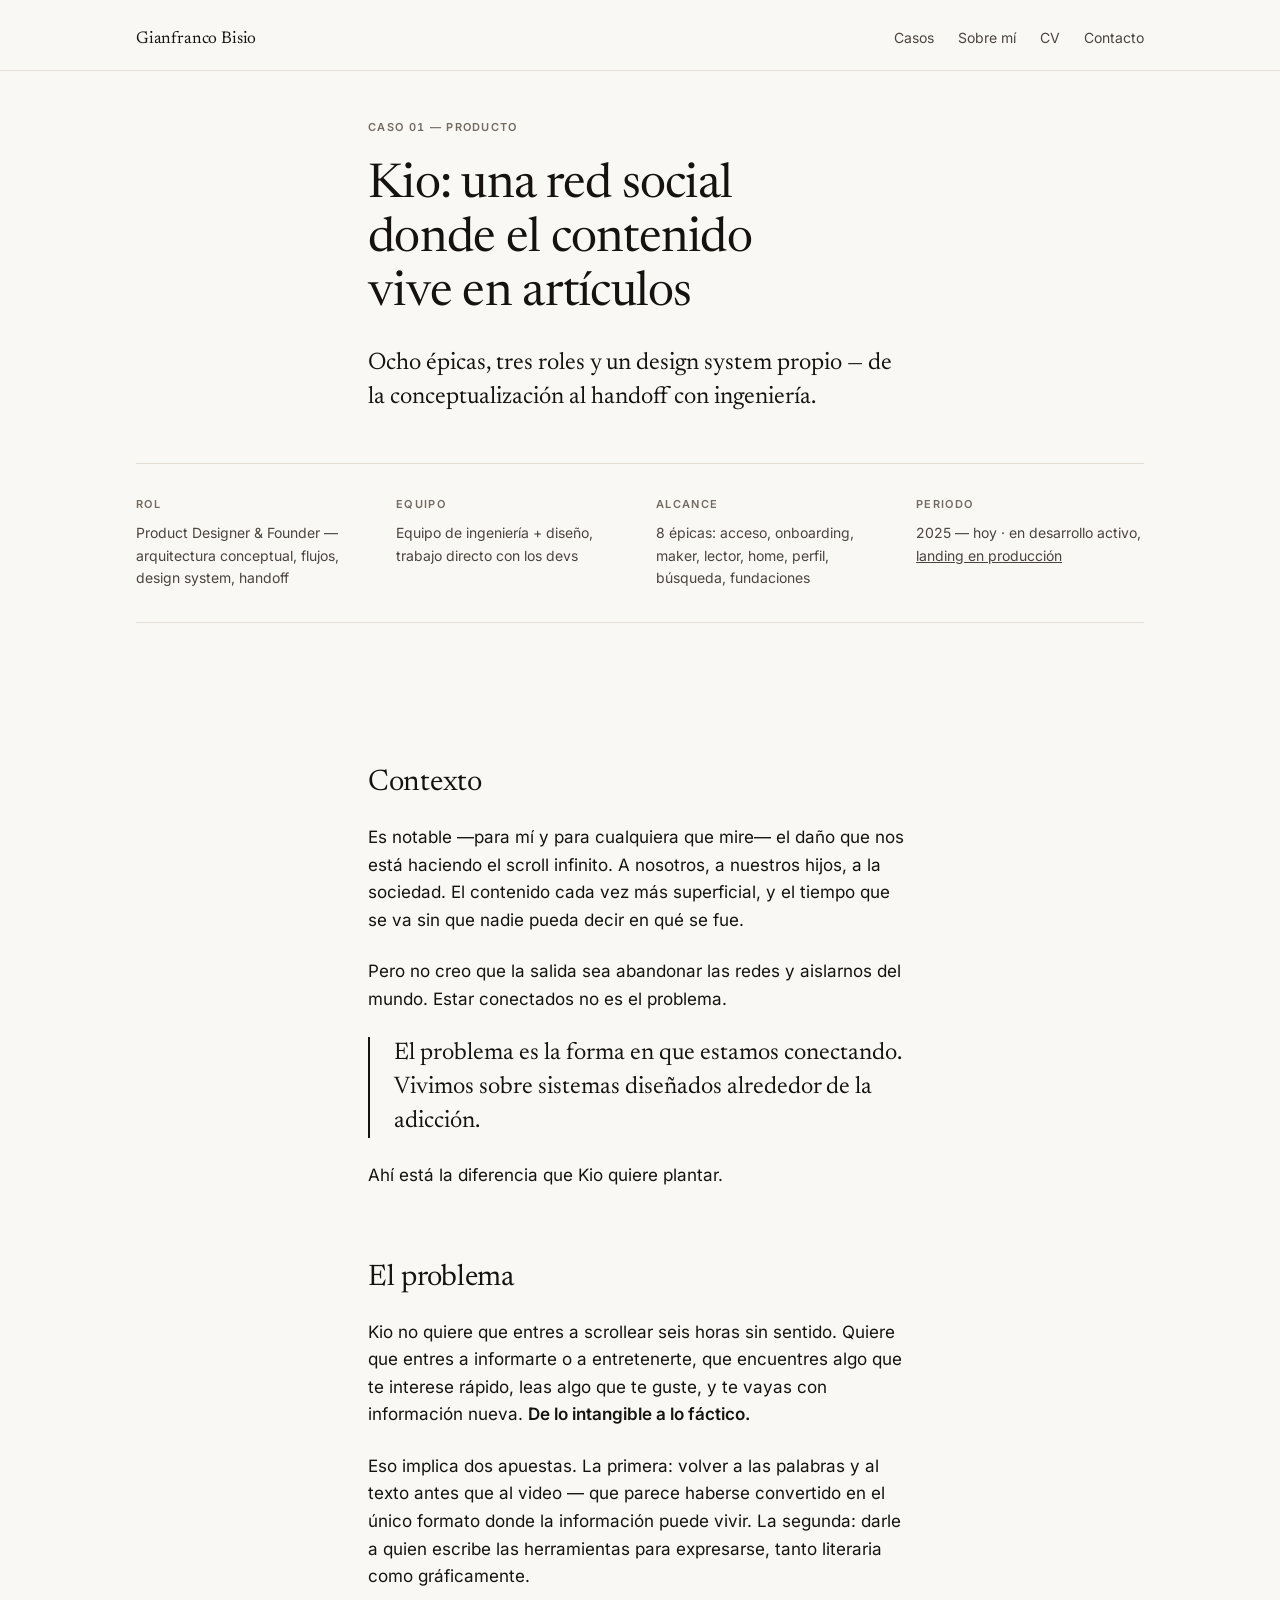
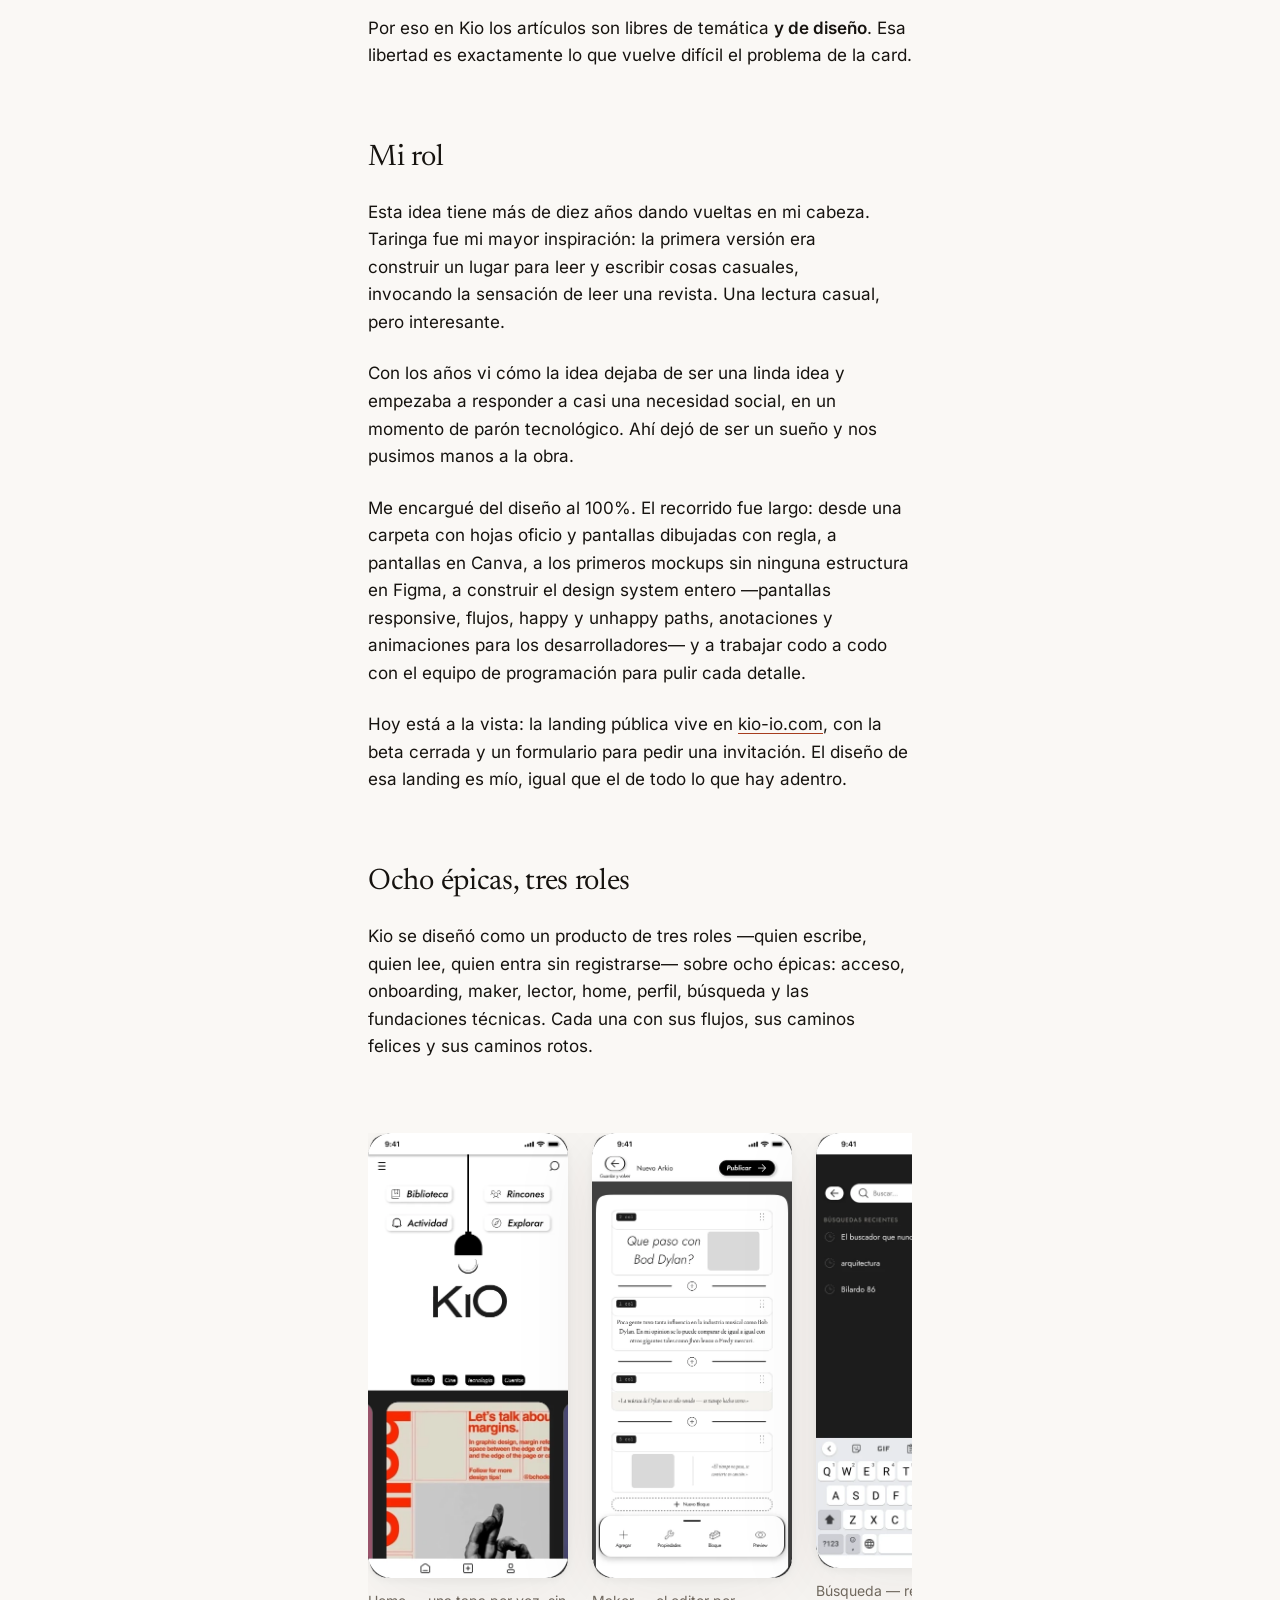
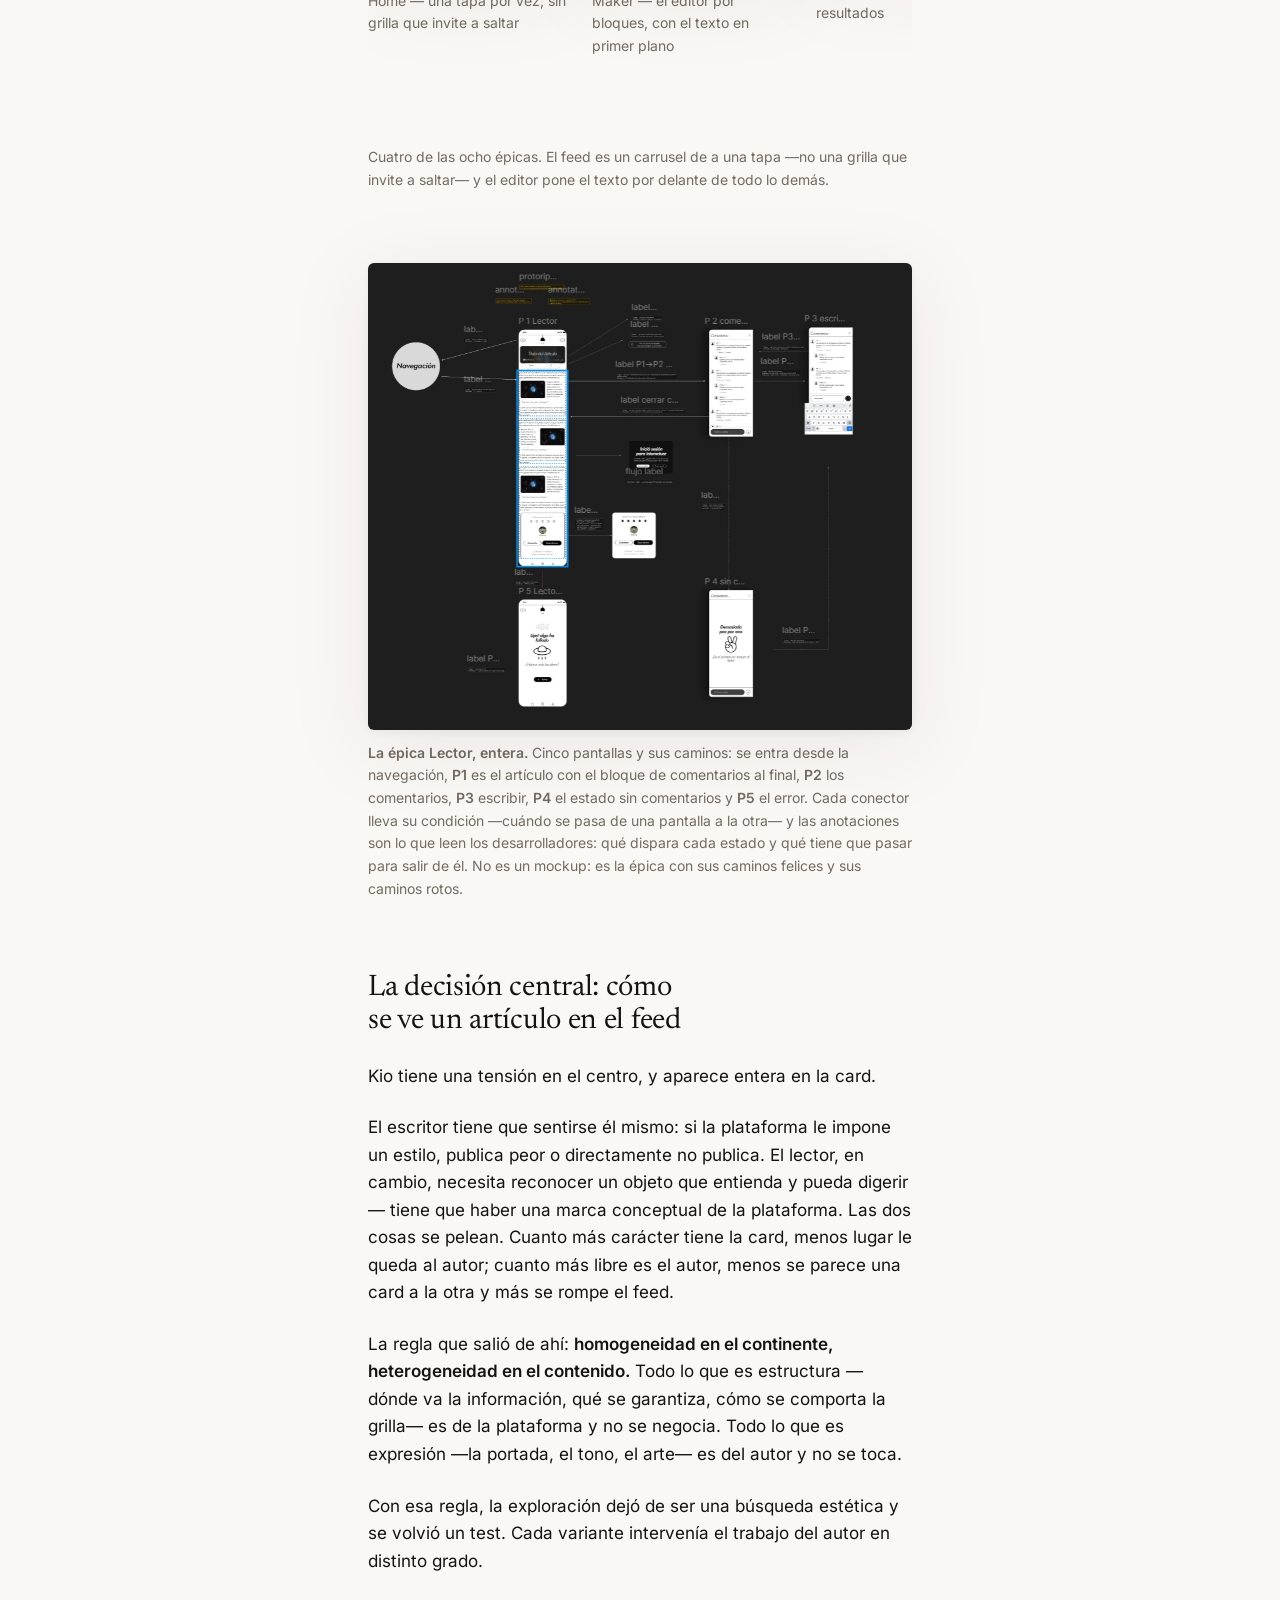
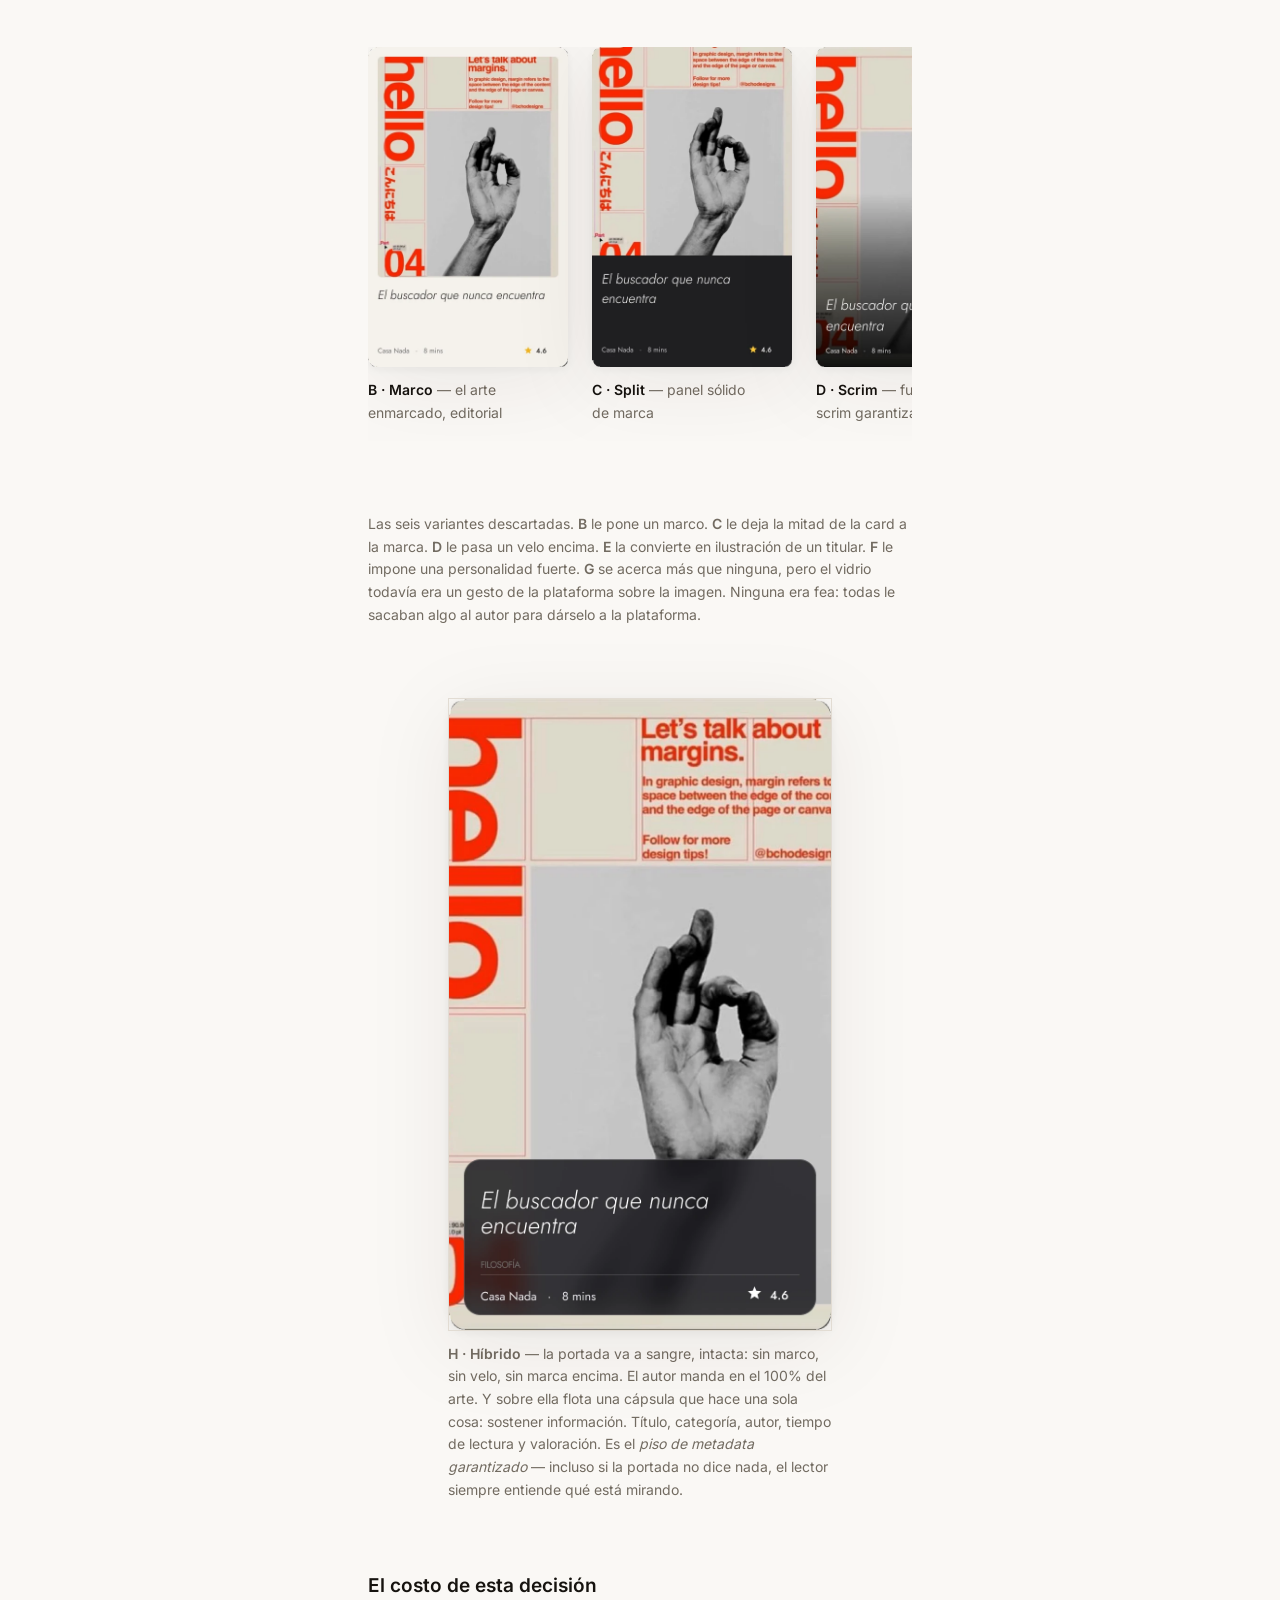
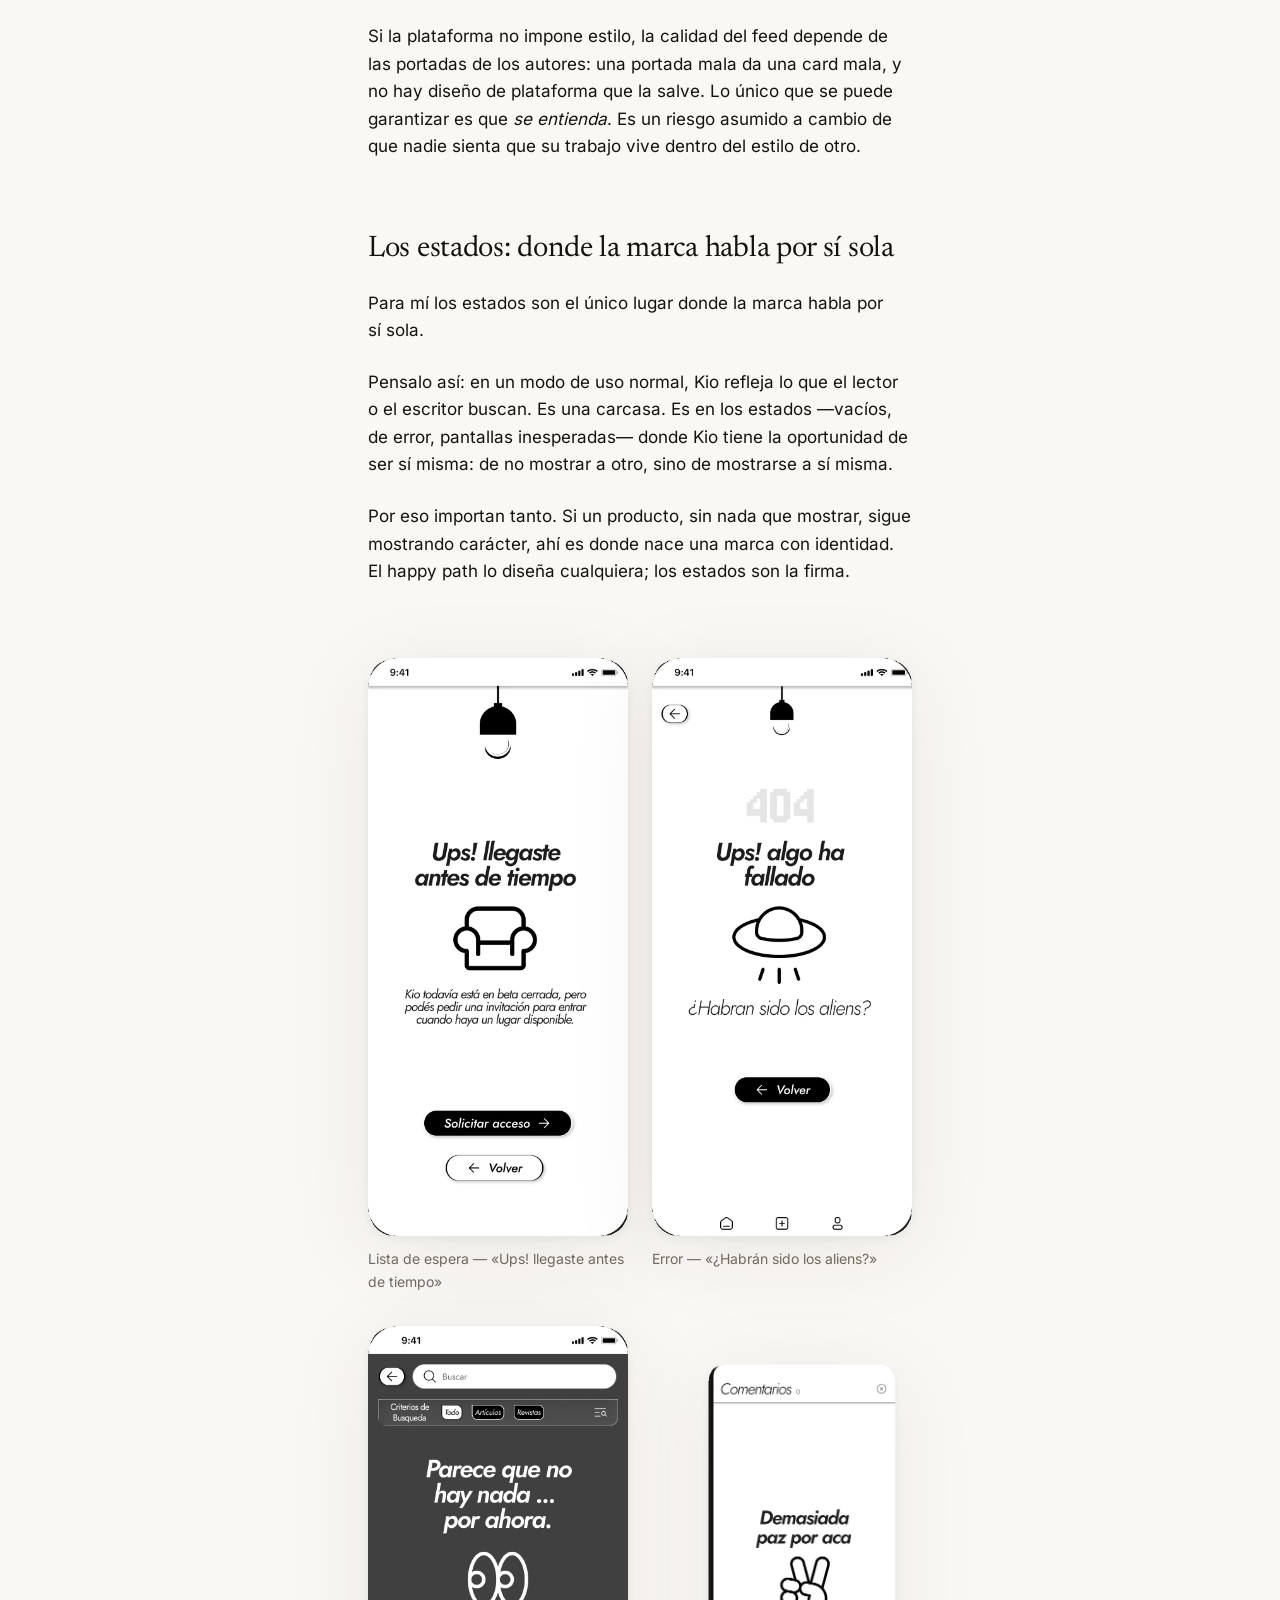
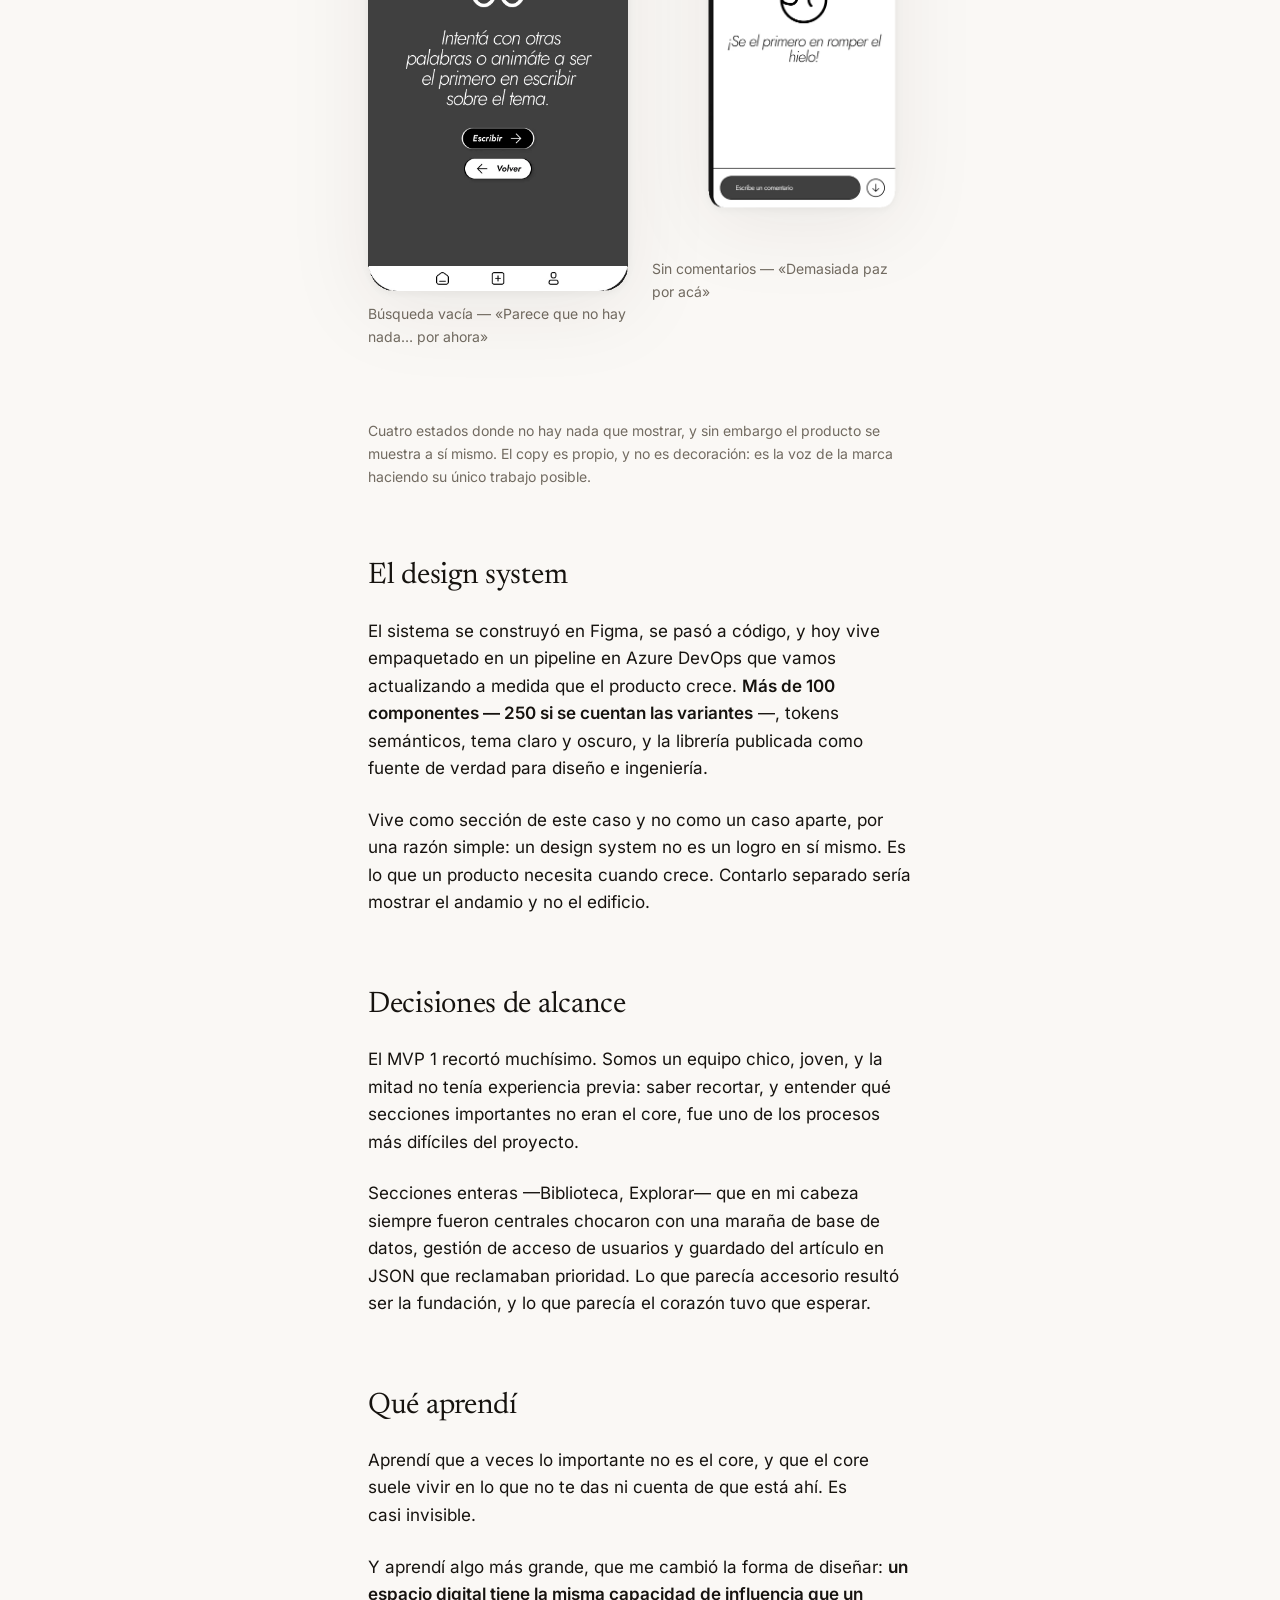
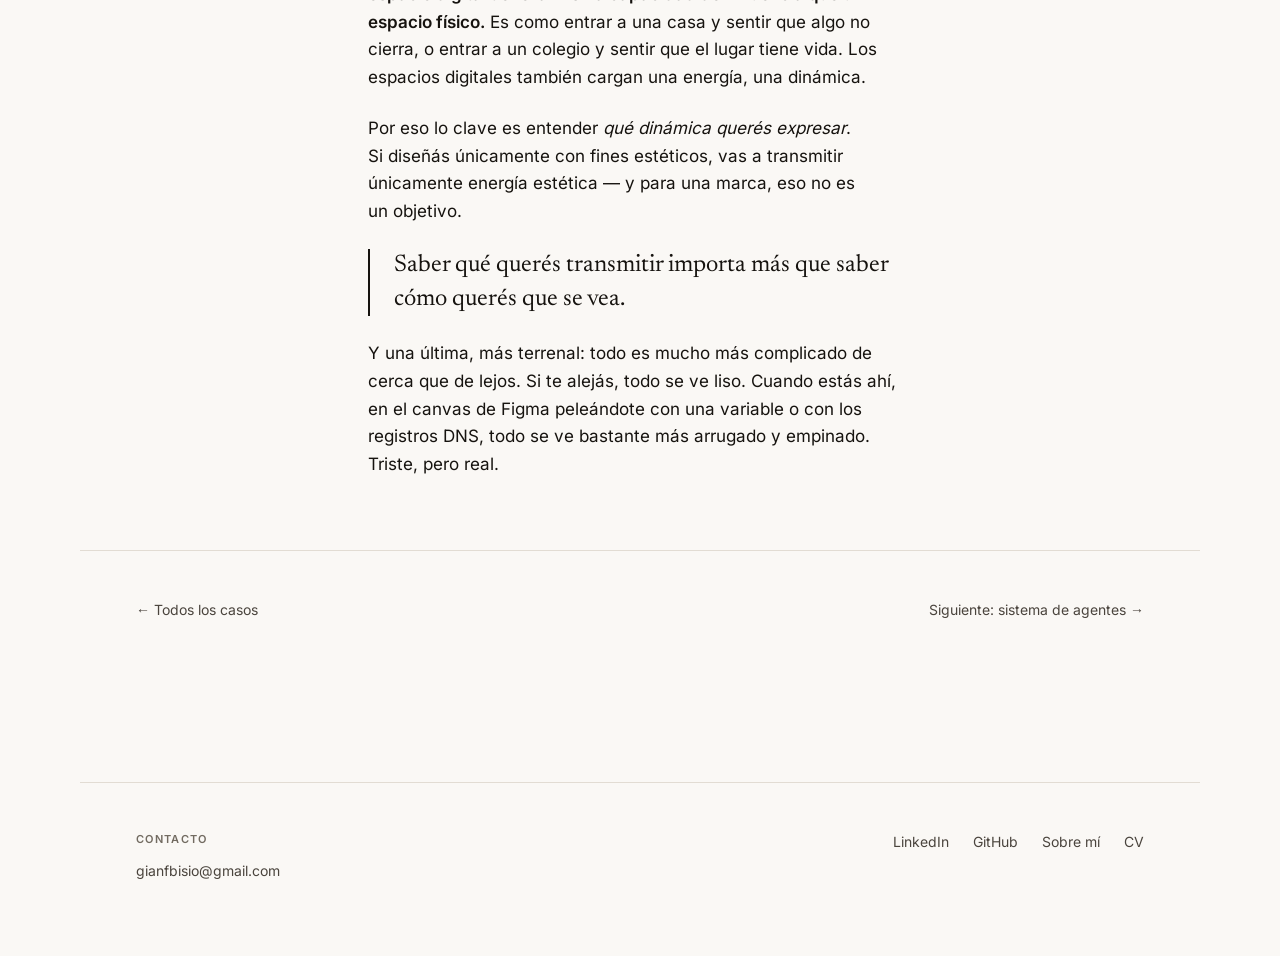
<file: casos/kio.html>
<!DOCTYPE html>
<html lang="es">
<head>
<meta charset="utf-8">
<meta name="viewport" content="width=device-width, initial-scale=1">
<title>Kio — Gianfranco Bisio</title>
<meta name="description" content="Caso: Kio, una red social de artículos editoriales. Ocho épicas de producto, tres roles y un design system propio sincronizado a código.">
<link rel="stylesheet" href="../assets/css/fonts.css">
<!-- Open Graph -->
<meta property="og:type" content="website">
<meta property="og:site_name" content="Gianfranco Bisio">
<meta property="og:locale" content="es_ES">
<meta property="og:title" content="Kio — Gianfranco Bisio">
<meta property="og:description" content="Caso: Kio, una red social de artículos editoriales. Ocho épicas de producto, tres roles y un design system propio sincronizado a código.">
<meta property="og:url" content="https://gigio20.github.io/portfolio/casos/kio.html">
<meta property="og:image" content="https://gigio20.github.io/portfolio/assets/img/og.jpg">
<meta property="og:image:width" content="1200">
<meta property="og:image:height" content="630">
<meta property="og:image:alt" content="Gianfranco Bisio — Diseño producto, tendiendo puentes entre negocio, tecnología y diseño.">
<meta name="twitter:card" content="summary_large_image">
<meta name="twitter:title" content="Kio — Gianfranco Bisio">
<meta name="twitter:description" content="Caso: Kio, una red social de artículos editoriales. Ocho épicas de producto, tres roles y un design system propio sincronizado a código.">
<meta name="twitter:image" content="https://gigio20.github.io/portfolio/assets/img/og.jpg">
<link rel="icon" href="../assets/img/favicon-32.png" sizes="32x32" type="image/png">
<link rel="icon" href="../assets/img/icon-512.png" sizes="512x512" type="image/png">
<link rel="apple-touch-icon" href="../assets/img/apple-touch-icon.png">
<link rel="stylesheet" href="../assets/css/style.css">
</head>
<body>

<header class="wrap site-header">
  <a class="site-header__name" href="../index.html">Gianfranco Bisio</a>
  <nav aria-label="Principal">
    <ul class="site-nav">
      <li><a href="../index.html">Casos</a></li>
      <li><a href="../sobre-mi.html">Sobre mí</a></li>
      <li><a href="../cv.html">CV</a></li>
      <li><a href="mailto:gianfbisio@gmail.com">Contacto</a></li>
    </ul>
  </nav>
</header>

<hr class="rule">

<main>

  <!-- Encabezado del caso -->
  <section class="wrap wrap--text case-hero">
    <p class="label case-hero__kicker">Caso 01 — Producto</p>
    <h1 class="case-hero__title">Kio: una red social donde el contenido vive en artículos</h1>
    <p class="lead case-hero__lead">Ocho épicas, tres roles y un design system propio — de la conceptualización al handoff con ingeniería.</p>
  </section>

  <!-- Ficha técnica -->
  <section class="wrap">
    <dl class="specs">
      <div class="specs__item"><dt class="label">Rol</dt><dd>Product Designer &amp; Founder — arquitectura conceptual, flujos, design system, handoff</dd></div>
      <div class="specs__item"><dt class="label">Equipo</dt><dd>Equipo de ingeniería + diseño, trabajo directo con los devs</dd></div>
      <div class="specs__item"><dt class="label">Alcance</dt><dd>8 épicas: acceso, onboarding, maker, lector, home, perfil, búsqueda, fundaciones</dd></div>
      <div class="specs__item"><dt class="label">Periodo</dt><dd>2025 — hoy · en desarrollo activo, <a href="https://kio-io.com" target="_blank" rel="noopener">landing en producción</a></dd></div>
    </dl>
  </section>

  <!-- Cuerpo -->
  <article class="wrap wrap--text prose">

    <h2>Contexto</h2>

    <p>Es notable —para mí y para cualquiera que mire— el daño que nos está haciendo el scroll infinito. A nosotros, a nuestros hijos, a la sociedad. El contenido cada vez más superficial, y el tiempo que se va sin que nadie pueda decir en qué se fue.</p>

    <p>Pero no creo que la salida sea abandonar las redes y aislarnos del mundo. Estar conectados no es el problema.</p>

    <blockquote>El problema es la forma en que estamos conectando. Vivimos sobre sistemas diseñados alrededor de la adicción.</blockquote>

    <p>Ahí está la diferencia que Kio quiere plantar.</p>

    <h2>El problema</h2>

    <p>Kio no quiere que entres a scrollear seis horas sin sentido. Quiere que entres a informarte o a entretenerte, que encuentres algo que te interese rápido, leas algo que te guste, y te vayas con información nueva. <strong>De lo intangible a lo fáctico.</strong></p>

    <p>Eso implica dos apuestas. La primera: volver a las palabras y al texto antes que al video — que parece haberse convertido en el único formato donde la información puede vivir. La segunda: darle a quien escribe las herramientas para expresarse, tanto literaria como gráficamente.</p>

    <p>Por eso en Kio los artículos son libres de temática <strong>y de diseño</strong>. Esa libertad es exactamente lo que vuelve difícil el problema de la card.</p>

    <h2>Mi rol</h2>

    <p>Esta idea tiene más de diez años dando vueltas en mi cabeza. Taringa fue mi mayor inspiración: la primera versión era construir un lugar para leer y escribir cosas casuales, invocando la sensación de leer una revista. Una lectura casual, pero interesante.</p>

    <p>Con los años vi cómo la idea dejaba de ser una linda idea y empezaba a responder a casi una necesidad social, en un momento de parón tecnológico. Ahí dejó de ser un sueño y nos pusimos manos a la obra.</p>

    <p>Me encargué del diseño al 100%. El recorrido fue largo: desde una carpeta con hojas oficio y pantallas dibujadas con regla, a pantallas en Canva, a los primeros mockups sin ninguna estructura en Figma, a construir el design system entero —pantallas responsive, flujos, happy y unhappy paths, anotaciones y animaciones para los desarrolladores— y a trabajar codo a codo con el equipo de programación para pulir cada detalle.</p>

    <p>Hoy está a la vista: la landing pública vive en <a href="https://kio-io.com" target="_blank" rel="noopener">kio-io.com</a>, con la beta cerrada y un formulario para pedir una invitación. El diseño de esa landing es mío, igual que el de todo lo que hay adentro.</p>

    <h2>Ocho épicas, tres roles</h2>

    <p>Kio se diseñó como un producto de tres roles —quien escribe, quien lee, quien entra sin registrarse— sobre ocho épicas: acceso, onboarding, maker, lector, home, perfil, búsqueda y las fundaciones técnicas. Cada una con sus flujos, sus caminos felices y sus caminos rotos.</p>

    <figure>
      <div class="carousel">
        <div>
          <img class="piece__img" src="../assets/img/kio/home.webp" alt="Home de Kio: carrusel vertical de tapas, una por pantalla, con las categorías arriba" width="412" height="917" loading="lazy">
          <p class="piece__cap">Home — una tapa por vez, sin grilla que invite a saltar</p>
        </div>
        <div>
          <img class="piece__img" src="../assets/img/kio/maker-contenido.webp" alt="Editor de artículos: bloques de distinto ancho con título, párrafo, cita e imagen" width="412" height="917" loading="lazy">
          <p class="piece__cap">Maker — el editor por bloques, con el texto en primer plano</p>
        </div>
        <div>
          <img class="piece__img" src="../assets/img/kio/buscador.webp" alt="Pantalla de búsqueda con búsquedas recientes y resultados" width="412" height="896" loading="lazy">
          <p class="piece__cap">Búsqueda — recientes y resultados</p>
        </div>
        <div>
          <img class="piece__img" src="../assets/img/kio/perfil-propio.webp" alt="Perfil del autor: su revista, con sus artículos publicados y suscriptores" width="412" height="917" loading="lazy">
          <p class="piece__cap">Perfil — la revista de cada autor</p>
        </div>
      </div>
      <figcaption>Cuatro de las ocho épicas. El feed es un carrusel de a una tapa —no una grilla que invite a saltar— y el editor pone el texto por delante de todo lo demás.</figcaption>
    </figure>

    <figure class="figure--canvas">
      <img class="piece__img" src="../assets/img/kio/flujo-lector.webp" alt="Flujo de la épica Lector en el canvas de Figma: el nodo de navegación, P1 el artículo con el bloque de comentarios, P2 los comentarios, P3 escribir un comentario, P4 el estado sin comentarios y P5 el error, unidos por conectores con la condición de cada paso y anotaciones para los desarrolladores" width="905" height="776" loading="lazy">
      <figcaption><strong>La épica Lector, entera.</strong> Cinco pantallas y sus caminos: se entra desde la navegación, <strong>P1</strong> es el artículo con el bloque de comentarios al final, <strong>P2</strong> los comentarios, <strong>P3</strong> escribir, <strong>P4</strong> el estado sin comentarios y <strong>P5</strong> el error. Cada conector lleva su condición —cuándo se pasa de una pantalla a la otra— y las anotaciones son lo que leen los desarrolladores: qué dispara cada estado y qué tiene que pasar para salir de él. No es un mockup: es la épica con sus caminos felices y sus caminos rotos.</figcaption>
    </figure>

    <h2>La decisión central: cómo se ve un artículo en el feed</h2>

    <p>Kio tiene una tensión en el centro, y aparece entera en la card.</p>

    <p>El escritor tiene que sentirse él mismo: si la plataforma le impone un estilo, publica peor o directamente no publica. El lector, en cambio, necesita reconocer un objeto que entienda y pueda digerir — tiene que haber una marca conceptual de la plataforma. Las dos cosas se pelean. Cuanto más carácter tiene la card, menos lugar le queda al autor; cuanto más libre es el autor, menos se parece una card a la otra y más se rompe el feed.</p>

    <p>La regla que salió de ahí: <strong>homogeneidad en el continente, heterogeneidad en el contenido.</strong> Todo lo que es estructura —dónde va la información, qué se garantiza, cómo se comporta la grilla— es de la plataforma y no se negocia. Todo lo que es expresión —la portada, el tono, el arte— es del autor y no se toca.</p>

    <p>Con esa regla, la exploración dejó de ser una búsqueda estética y se volvió un test. Cada variante intervenía el trabajo del autor en distinto grado.</p>

    <!-- Exploración A–H -->
    <figure>
      <div class="carousel">
        <div>
          <img class="piece__img" src="../assets/img/kio/card-b-marco.webp" alt="Variante B: la portada enmarcada como obra, con margen blanco alrededor" width="412" height="660" loading="lazy">
          <p class="piece__cap"><strong>B · Marco</strong> — el arte enmarcado, editorial</p>
        </div>
        <div>
          <img class="piece__img" src="../assets/img/kio/card-c-split.webp" alt="Variante C: portada arriba y bloque sólido de marca abajo con el título" width="412" height="660" loading="lazy">
          <p class="piece__cap"><strong>C · Split</strong> — panel sólido de marca</p>
        </div>
        <div>
          <img class="piece__img" src="../assets/img/kio/card-d-scrim.webp" alt="Variante D: portada a sangre con velo oscuro para garantizar contraste" width="412" height="660" loading="lazy">
          <p class="piece__cap"><strong>D · Scrim</strong> — full-bleed con scrim garantizado</p>
        </div>
        <div>
          <img class="piece__img" src="../assets/img/kio/card-e-ficha.webp" alt="Variante E: ficha editorial donde el titular manda sobre la imagen" width="412" height="700" loading="lazy">
          <p class="piece__cap"><strong>E · Ficha</strong> — el titular manda</p>
        </div>
        <div>
          <img class="piece__img" src="../assets/img/kio/card-f-brutal.webp" alt="Variante F: brutalist editorial, con tipografía grande y reglas duras" width="412" height="700" loading="lazy">
          <p class="piece__cap"><strong>F · Brutal</strong> — brutalist editorial</p>
        </div>
        <div>
          <img class="piece__img" src="../assets/img/kio/card-g-frosted.webp" alt="Variante G: portada a sangre con cápsula de vidrio translúcido" width="412" height="660" loading="lazy">
          <p class="piece__cap"><strong>G · Frosted</strong> — vidrio sobre la tapa</p>
        </div>
      </div>
      <figcaption>Las seis variantes descartadas. <strong>B</strong> le pone un marco. <strong>C</strong> le deja la mitad de la card a la marca. <strong>D</strong> le pasa un velo encima. <strong>E</strong> la convierte en ilustración de un titular. <strong>F</strong> le impone una personalidad fuerte. <strong>G</strong> se acerca más que ninguna, pero el vidrio todavía era un gesto de la plataforma sobre la imagen. Ninguna era fea: todas le sacaban algo al autor para dárselo a la plataforma.</figcaption>
    </figure>

    <figure class="resolved">
      <img class="piece__img" src="../assets/img/kio/card-h-hibrido.webp" alt="Variante H, la elegida: tapa a sangre completa con cápsula de vidrio, kicker de categoría y metadata garantizada" width="412" height="680" loading="lazy">
      <figcaption><strong>H · Híbrido</strong> — la portada va a sangre, intacta: sin marco, sin velo, sin marca encima. El autor manda en el 100% del arte. Y sobre ella flota una cápsula que hace una sola cosa: sostener información. Título, categoría, autor, tiempo de lectura y valoración. Es el <em>piso de metadata garantizado</em> — incluso si la portada no dice nada, el lector siempre entiende qué está mirando.</figcaption>
    </figure>

    <h3>El costo de esta decisión</h3>
    <p>Si la plataforma no impone estilo, la calidad del feed depende de las portadas de los autores: una portada mala da una card mala, y no hay diseño de plataforma que la salve. Lo único que se puede garantizar es que <em>se entienda</em>. Es un riesgo asumido a cambio de que nadie sienta que su trabajo vive dentro del estilo de otro.</p>

    <h2>Los estados: donde la marca habla por sí sola</h2>

    <p>Para mí los estados son el único lugar donde la marca habla por sí sola.</p>

    <p>Pensalo así: en un modo de uso normal, Kio refleja lo que el lector o el escritor buscan. Es una carcasa. Es en los estados —vacíos, de error, pantallas inesperadas— donde Kio tiene la oportunidad de ser sí misma: de no mostrar a otro, sino de mostrarse a sí misma.</p>

    <p>Por eso importan tanto. Si un producto, sin nada que mostrar, sigue mostrando carácter, ahí es donde nace una marca con identidad. El happy path lo diseña cualquiera; los estados son la firma.</p>

    <figure>
      <div class="pieces">
        <div>
          <img class="piece__img" src="../assets/img/kio/estado-lista-espera.webp" alt="Estado de lista de espera: ilustración de un sillón con el texto «Ups! llegaste antes de tiempo»" width="412" height="917" loading="lazy">
          <p class="piece__cap">Lista de espera — «Ups! llegaste antes de tiempo»</p>
        </div>
        <div>
          <img class="piece__img" src="../assets/img/kio/estado-error.webp" alt="Estado de error 404: ilustración de un ovni con el texto «¿Habrán sido los aliens?»" width="412" height="917" loading="lazy">
          <p class="piece__cap">Error — «¿Habrán sido los aliens?»</p>
        </div>
        <div>
          <img class="piece__img" src="../assets/img/kio/estado-sin-resultados.webp" alt="Estado de búsqueda sin resultados: «Parece que no hay nada… por ahora» con la invitación a escribir sobre el tema" width="412" height="896" loading="lazy">
          <p class="piece__cap">Búsqueda vacía — «Parece que no hay nada… por ahora»</p>
        </div>
        <div>
          <img class="piece__img" src="../assets/img/kio/comentarios-vacio.webp" alt="Estado de comentarios vacíos: «Demasiada paz por acá» con la invitación a ser el primero" width="538" height="1077" loading="lazy">
          <p class="piece__cap">Sin comentarios — «Demasiada paz por acá»</p>
        </div>
      </div>
      <figcaption>Cuatro estados donde no hay nada que mostrar, y sin embargo el producto se muestra a sí mismo. El copy es propio, y no es decoración: es la voz de la marca haciendo su único trabajo posible.</figcaption>
    </figure>

    <h2>El design system</h2>

    <p>El sistema se construyó en Figma, se pasó a código, y hoy vive empaquetado en un pipeline en Azure DevOps que vamos actualizando a medida que el producto crece. <strong>Más de 100 componentes — 250 si se cuentan las variantes</strong> —, tokens semánticos, tema claro y oscuro, y la librería publicada como fuente de verdad para diseño e ingeniería.</p>

    <p>Vive como sección de este caso y no como un caso aparte, por una razón simple: un design system no es un logro en sí mismo. Es lo que un producto necesita cuando crece. Contarlo separado sería mostrar el andamio y no el edificio.</p>

    <h2>Decisiones de alcance</h2>

    <p>El MVP 1 recortó muchísimo. Somos un equipo chico, joven, y la mitad no tenía experiencia previa: saber recortar, y entender qué secciones importantes no eran el core, fue uno de los procesos más difíciles del proyecto.</p>

    <p>Secciones enteras —Biblioteca, Explorar— que en mi cabeza siempre fueron centrales chocaron con una maraña de base de datos, gestión de acceso de usuarios y guardado del artículo en JSON que reclamaban prioridad. Lo que parecía accesorio resultó ser la fundación, y lo que parecía el corazón tuvo que esperar.</p>

    <h2>Qué aprendí</h2>

    <p>Aprendí que a veces lo importante no es el core, y que el core suele vivir en lo que no te das ni cuenta de que está ahí. Es casi invisible.</p>

    <p>Y aprendí algo más grande, que me cambió la forma de diseñar: <strong>un espacio digital tiene la misma capacidad de influencia que un espacio físico.</strong> Es como entrar a una casa y sentir que algo no cierra, o entrar a un colegio y sentir que el lugar tiene vida. Los espacios digitales también cargan una energía, una dinámica.</p>

    <p>Por eso lo clave es entender <em>qué dinámica querés expresar</em>. Si diseñás únicamente con fines estéticos, vas a transmitir únicamente energía estética — y para una marca, eso no es un objetivo.</p>

    <blockquote>Saber qué querés transmitir importa más que saber cómo querés que se vea.</blockquote>

    <p>Y una última, más terrenal: todo es mucho más complicado de cerca que de lejos. Si te alejás, todo se ve liso. Cuando estás ahí, en el canvas de Figma peleándote con una variable o con los registros DNS, todo se ve bastante más arrugado y empinado. Triste, pero real.</p>

  </article>

  <!-- Navegación entre casos -->
  <nav class="wrap case-nav" aria-label="Navegación entre casos">
    <a href="../index.html">← Todos los casos</a>
    <a href="boty.html">Siguiente: sistema de agentes →</a>
  </nav>

</main>

<footer class="wrap site-footer">
  <div class="site-footer__inner">
    <div>
      <p class="label">Contacto</p>
      <p style="margin-top:.5rem"><a href="mailto:gianfbisio@gmail.com">gianfbisio@gmail.com</a></p>
    </div>
    <nav aria-label="Enlaces">
      <a href="https://www.linkedin.com/in/gianfranco-bisio-b39810205/">LinkedIn</a>
      <a href="https://github.com/gigio20">GitHub</a>
      <a href="../sobre-mi.html">Sobre mí</a>
      <a href="../cv.html">CV</a>
    </nav>
  </div>
</footer>

<script src="../assets/js/main.js" defer></script>
</body>
</html>
</file>
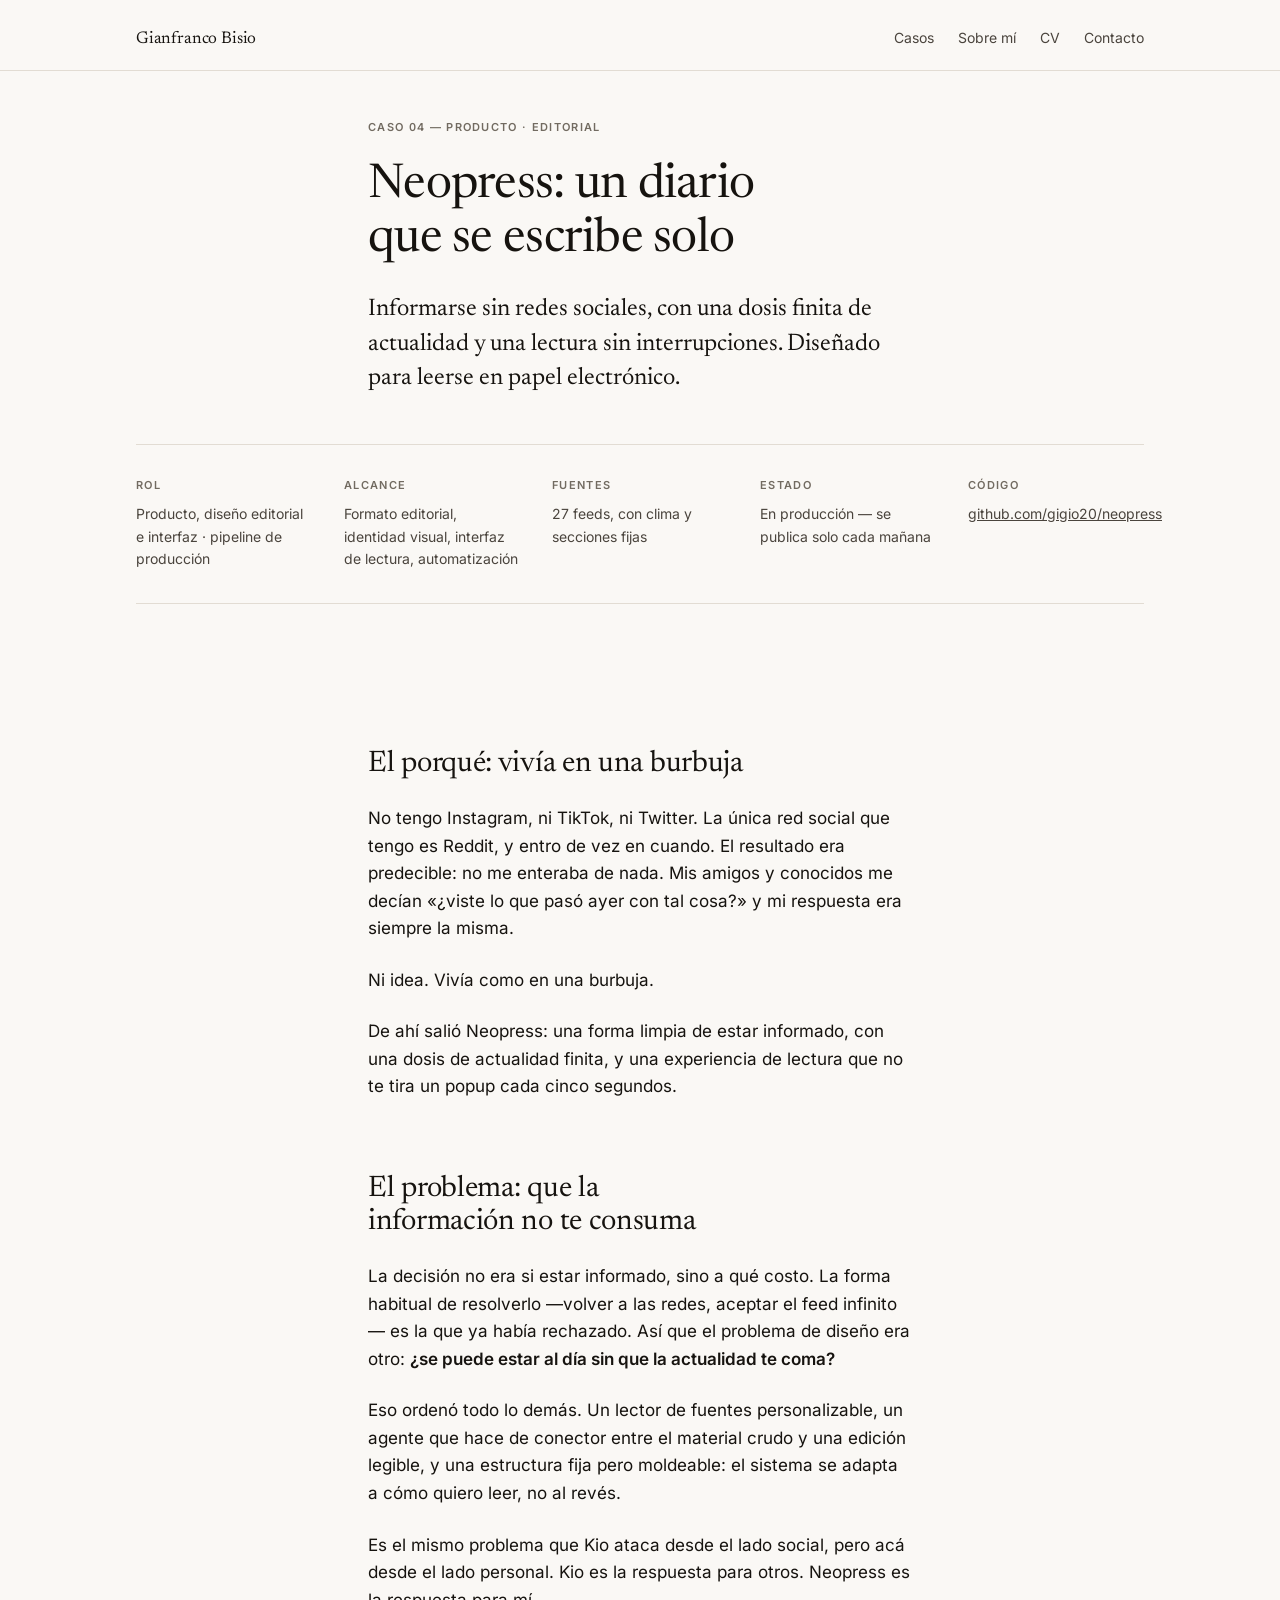
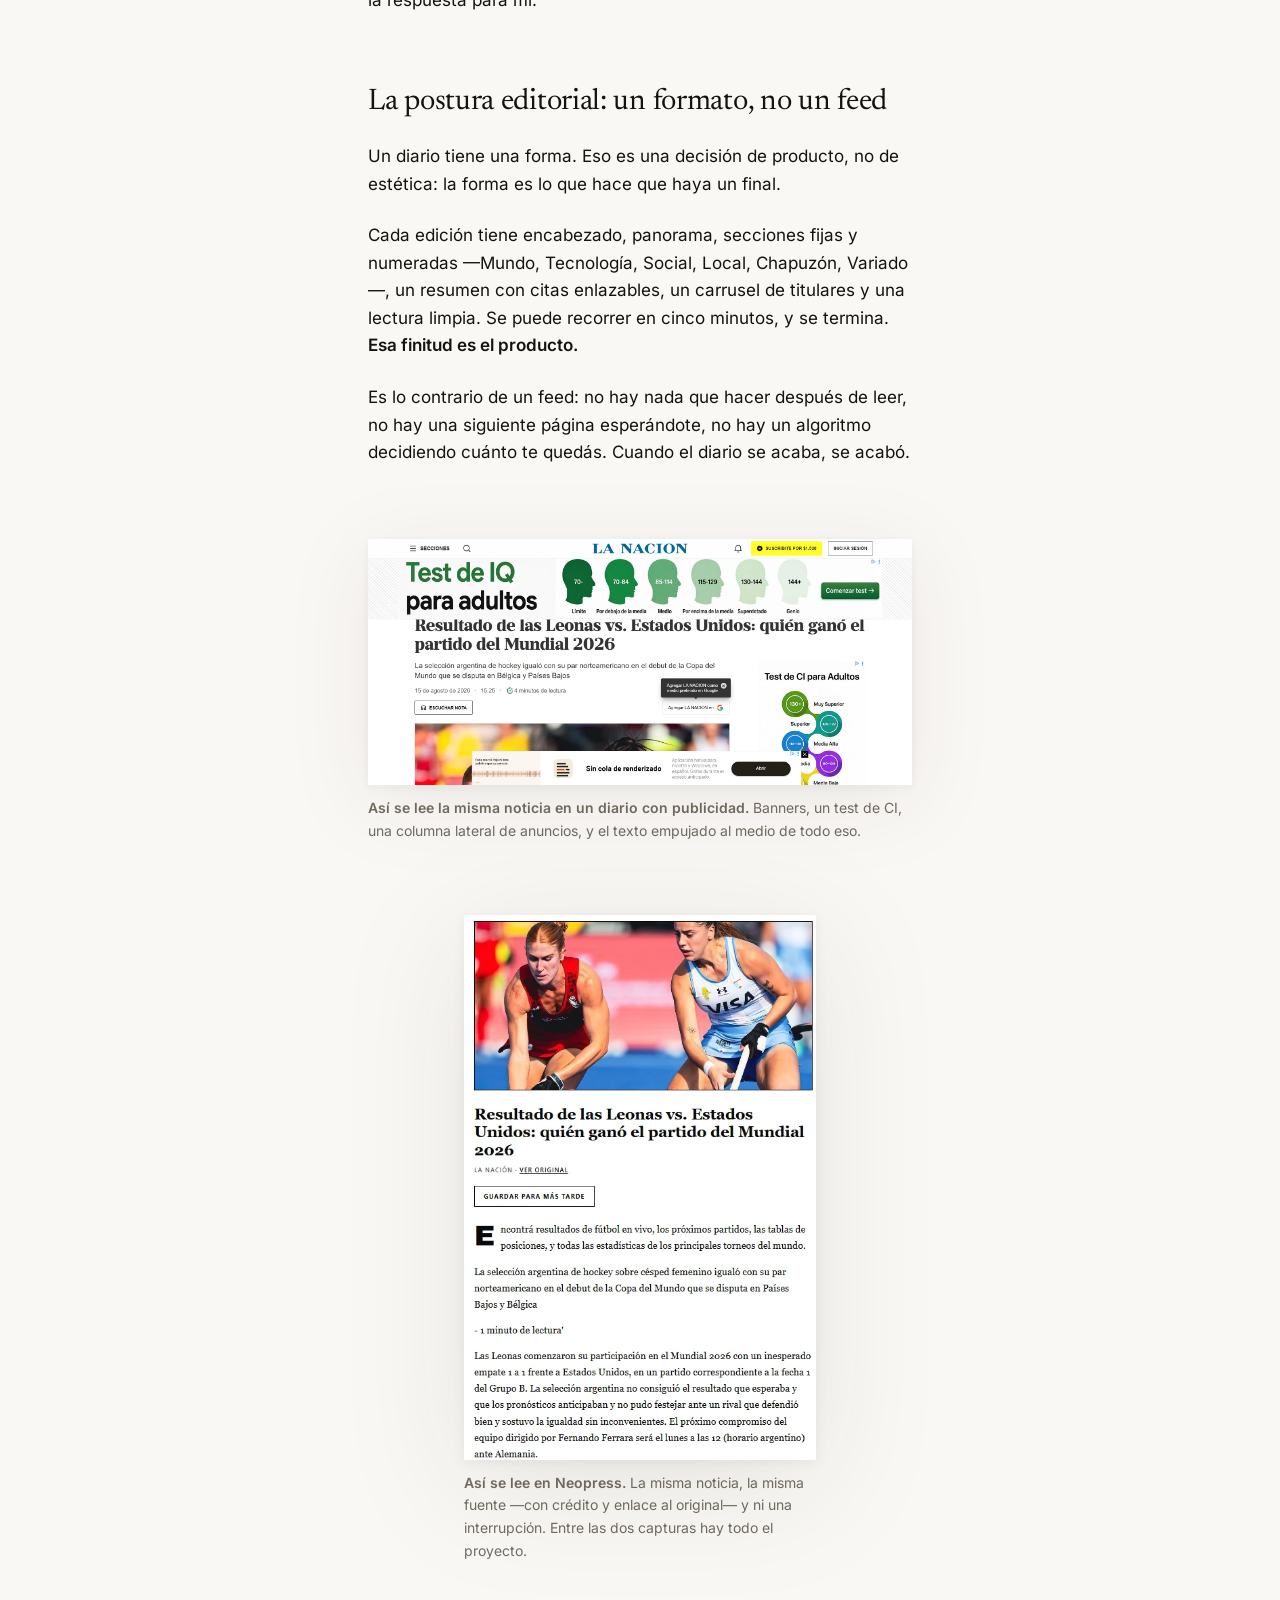
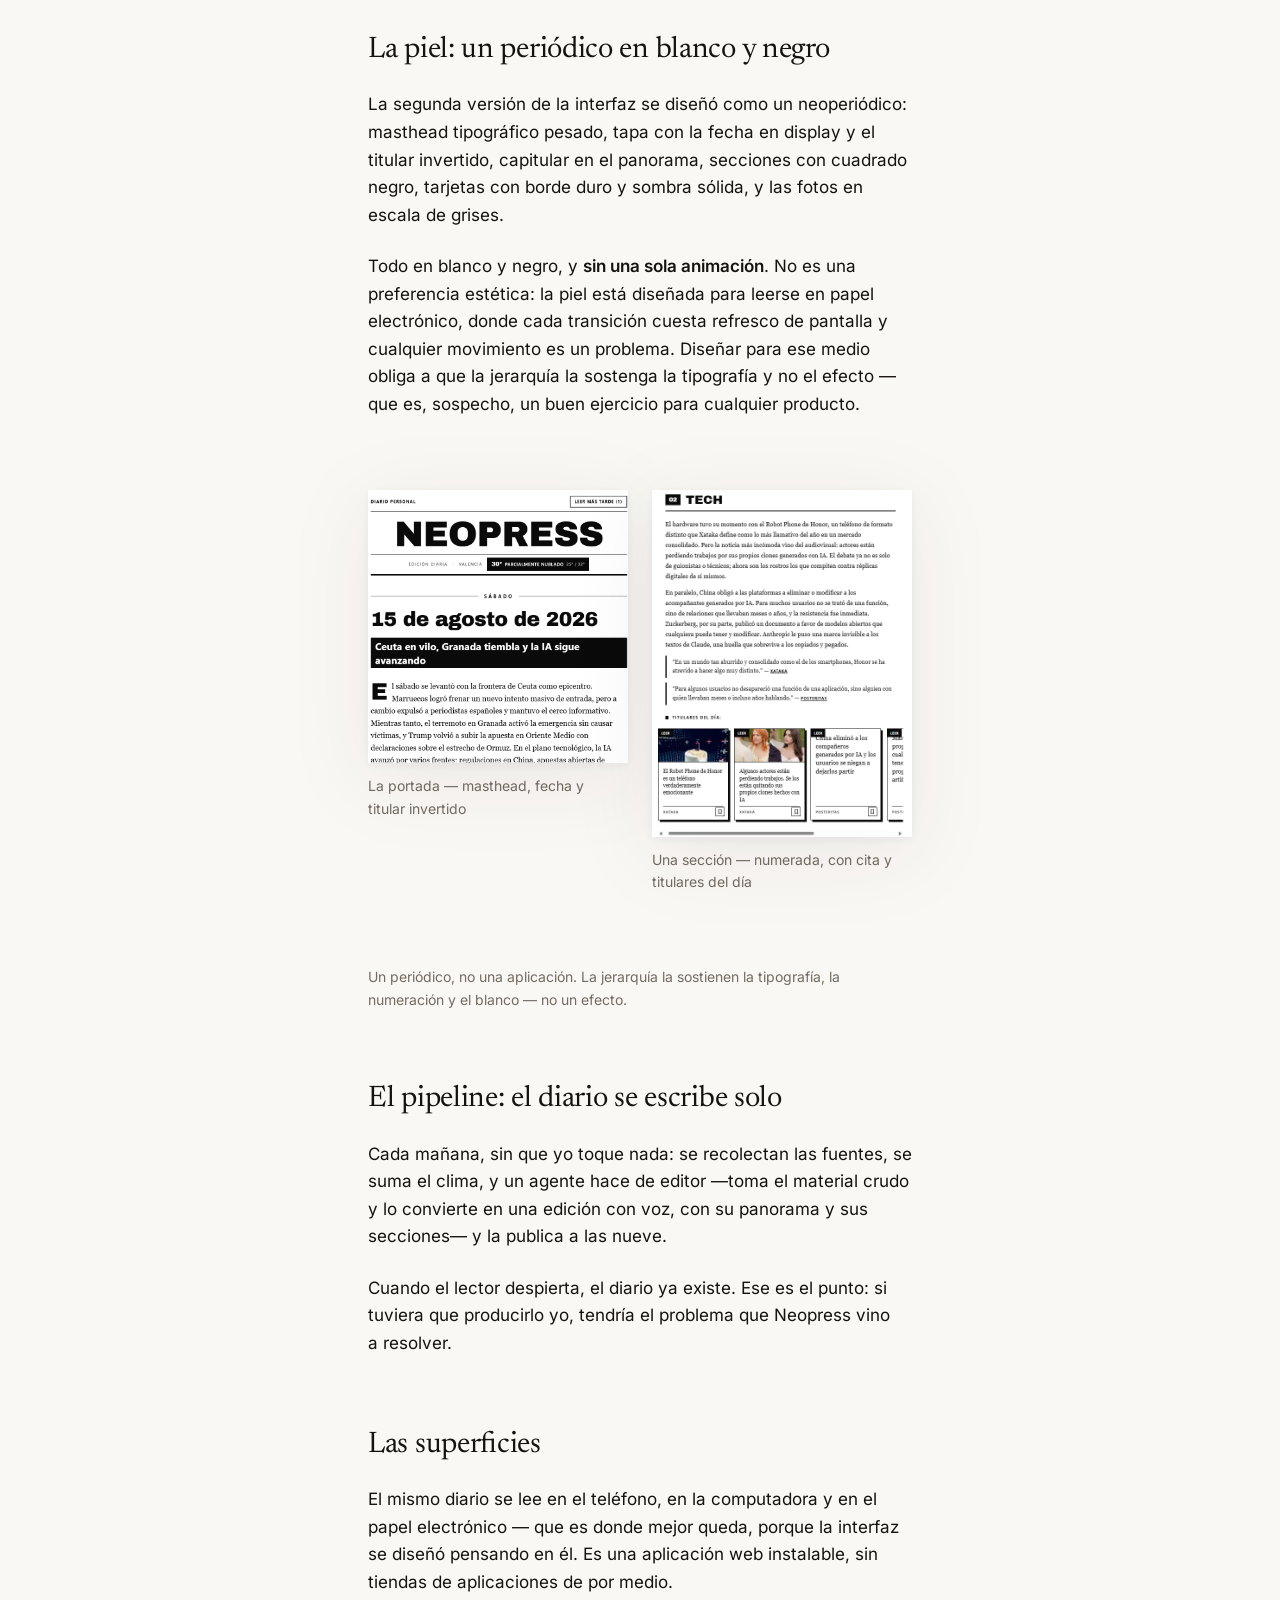
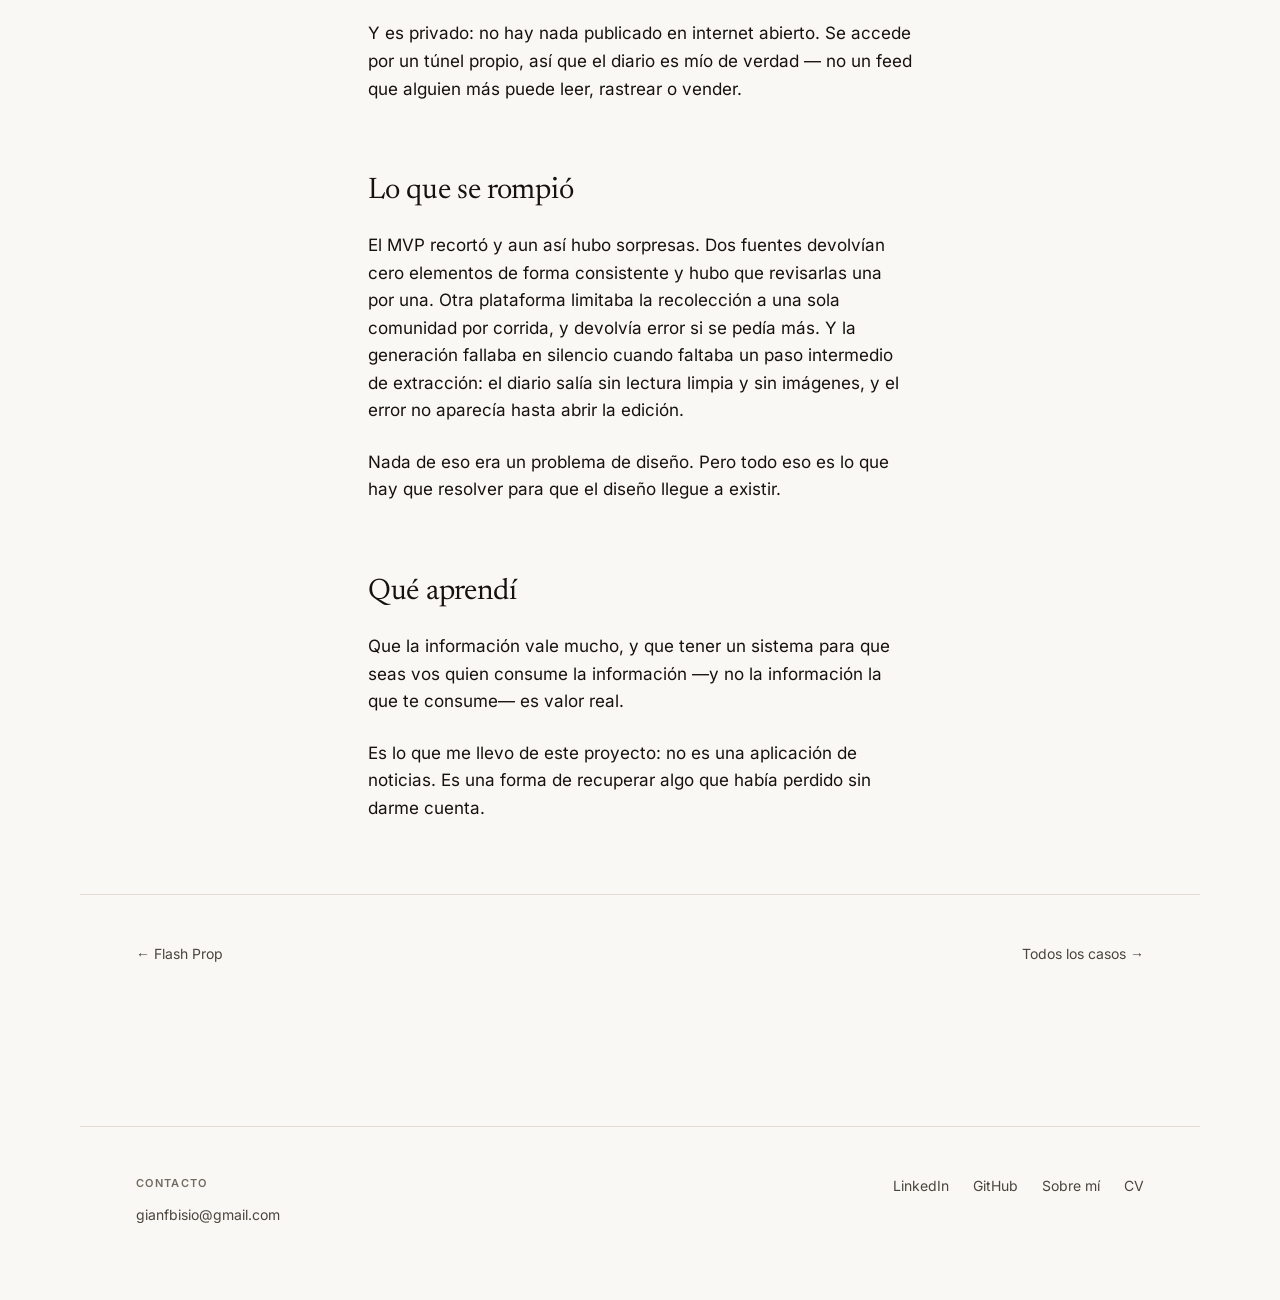
<file: casos/neopress.html>
<!DOCTYPE html>
<html lang="es">
<head>
<meta charset="utf-8">
<meta name="viewport" content="width=device-width, initial-scale=1">
<title>Neopress — Gianfranco Bisio</title>
<meta name="description" content="Caso: un diario personal que se escribe solo. Informarse sin redes sociales, con una piel editorial diseñada para papel electrónico.">
<link rel="stylesheet" href="../assets/css/fonts.css">
<!-- Open Graph -->
<meta property="og:type" content="website">
<meta property="og:site_name" content="Gianfranco Bisio">
<meta property="og:locale" content="es_ES">
<meta property="og:title" content="Neopress — Gianfranco Bisio">
<meta property="og:description" content="Caso: un diario personal que se escribe solo. Informarse sin redes sociales, con una piel editorial diseñada para papel electrónico.">
<meta property="og:url" content="https://gigio20.github.io/portfolio/casos/neopress.html">
<meta property="og:image" content="https://gigio20.github.io/portfolio/assets/img/og.jpg">
<meta property="og:image:width" content="1200">
<meta property="og:image:height" content="630">
<meta property="og:image:alt" content="Gianfranco Bisio — Diseño producto, tendiendo puentes entre negocio, tecnología y diseño.">
<meta name="twitter:card" content="summary_large_image">
<meta name="twitter:title" content="Neopress — Gianfranco Bisio">
<meta name="twitter:description" content="Caso: un diario personal que se escribe solo. Informarse sin redes sociales, con una piel editorial diseñada para papel electrónico.">
<meta name="twitter:image" content="https://gigio20.github.io/portfolio/assets/img/og.jpg">
<link rel="icon" href="../assets/img/favicon-32.png" sizes="32x32" type="image/png">
<link rel="icon" href="../assets/img/icon-512.png" sizes="512x512" type="image/png">
<link rel="apple-touch-icon" href="../assets/img/apple-touch-icon.png">
<link rel="stylesheet" href="../assets/css/style.css">
</head>
<body>

<header class="wrap site-header">
  <a class="site-header__name" href="../index.html">Gianfranco Bisio</a>
  <nav aria-label="Principal">
    <ul class="site-nav">
      <li><a href="../index.html">Casos</a></li>
      <li><a href="../sobre-mi.html">Sobre mí</a></li>
      <li><a href="../cv.html">CV</a></li>
      <li><a href="mailto:gianfbisio@gmail.com">Contacto</a></li>
    </ul>
  </nav>
</header>

<hr class="rule">

<main>

  <section class="wrap wrap--text case-hero">
    <p class="label case-hero__kicker">Caso 04 — Producto · Editorial</p>
    <h1 class="case-hero__title">Neopress: un diario que se escribe solo</h1>
    <p class="lead case-hero__lead">Informarse sin redes sociales, con una dosis finita de actualidad y una lectura sin interrupciones. Diseñado para leerse en papel electrónico.</p>
  </section>

  <section class="wrap">
    <dl class="specs">
      <div class="specs__item"><dt class="label">Rol</dt><dd>Producto, diseño editorial e interfaz · pipeline de producción</dd></div>
      <div class="specs__item"><dt class="label">Alcance</dt><dd>Formato editorial, identidad visual, interfaz de lectura, automatización</dd></div>
      <div class="specs__item"><dt class="label">Fuentes</dt><dd>27 feeds, con clima y secciones fijas</dd></div>
      <div class="specs__item"><dt class="label">Estado</dt><dd>En producción — se publica solo cada mañana</dd></div>
      <div class="specs__item"><dt class="label">Código</dt><dd><a href="https://github.com/gigio20/neopress" target="_blank" rel="noopener">github.com/gigio20/neopress</a></dd></div>
    </dl>
  </section>

  <article class="wrap wrap--text prose">

    <h2>El porqué: vivía en una burbuja</h2>

    <p>No tengo Instagram, ni TikTok, ni Twitter. La única red social que tengo es Reddit, y entro de vez en cuando. El resultado era predecible: no me enteraba de nada. Mis amigos y conocidos me decían «¿viste lo que pasó ayer con tal cosa?» y mi respuesta era siempre la misma.</p>

    <p>Ni idea. Vivía como en una burbuja.</p>

    <p>De ahí salió Neopress: una forma limpia de estar informado, con una dosis de actualidad finita, y una experiencia de lectura que no te tira un popup cada cinco segundos.</p>

    <h2>El problema: que la información no te consuma</h2>

    <p>La decisión no era si estar informado, sino a qué costo. La forma habitual de resolverlo —volver a las redes, aceptar el feed infinito— es la que ya había rechazado. Así que el problema de diseño era otro: <strong>¿se puede estar al día sin que la actualidad te coma?</strong></p>

    <p>Eso ordenó todo lo demás. Un lector de fuentes personalizable, un agente que hace de conector entre el material crudo y una edición legible, y una estructura fija pero moldeable: el sistema se adapta a cómo quiero leer, no al revés.</p>

    <p>Es el mismo problema que Kio ataca desde el lado social, pero acá desde el lado personal. Kio es la respuesta para otros. Neopress es la respuesta para mí.</p>

    <h2>La postura editorial: un formato, no un feed</h2>

    <p>Un diario tiene una forma. Eso es una decisión de producto, no de estética: la forma es lo que hace que haya un final.</p>

    <p>Cada edición tiene encabezado, panorama, secciones fijas y numeradas —Mundo, Tecnología, Social, Local, Chapuzón, Variado—, un resumen con citas enlazables, un carrusel de titulares y una lectura limpia. Se puede recorrer en cinco minutos, y se termina. <strong>Esa finitud es el producto.</strong></p>

    <p>Es lo contrario de un feed: no hay nada que hacer después de leer, no hay una siguiente página esperándote, no hay un algoritmo decidiendo cuánto te quedás. Cuando el diario se acaba, se acabó.</p>

    <figure>
      <img class="piece__img" src="../assets/img/neopress/con-anuncios.webp" alt="La misma noticia en un diario con publicidad: banners, test de CI, columna lateral de anuncios" width="1900" height="862" loading="lazy">
      <figcaption><strong>Así se lee la misma noticia en un diario con publicidad.</strong> Banners, un test de CI, una columna lateral de anuncios, y el texto empujado al medio de todo eso.</figcaption>
    </figure>

    <figure class="figure--phone">
      <img class="piece__img" src="../assets/img/neopress/lectura-limpia.webp" alt="La misma noticia en Neopress: la foto, el titular, el crédito a la fuente original y el texto limpio" width="520" height="805" loading="lazy">
      <figcaption><strong>Así se lee en Neopress.</strong> La misma noticia, la misma fuente —con crédito y enlace al original— y ni una interrupción. Entre las dos capturas hay todo el proyecto.</figcaption>
    </figure>

    <h2>La piel: un periódico en blanco y negro</h2>

    <p>La segunda versión de la interfaz se diseñó como un neoperiódico: masthead tipográfico pesado, tapa con la fecha en display y el titular invertido, capitular en el panorama, secciones con cuadrado negro, tarjetas con borde duro y sombra sólida, y las fotos en escala de grises.</p>

    <p>Todo en blanco y negro, y <strong>sin una sola animación</strong>. No es una preferencia estética: la piel está diseñada para leerse en papel electrónico, donde cada transición cuesta refresco de pantalla y cualquier movimiento es un problema. Diseñar para ese medio obliga a que la jerarquía la sostenga la tipografía y no el efecto — que es, sospecho, un buen ejercicio para cualquier producto.</p>

    <figure>
      <div class="pieces">
        <div>
          <img class="piece__img" src="../assets/img/neopress/portada.webp" alt="La portada de Neopress: masthead tipografico pesado, fecha en display y titular invertido" width="812" height="852" loading="lazy">
          <p class="piece__cap">La portada — masthead, fecha y titular invertido</p>
        </div>
        <div>
          <img class="piece__img" src="../assets/img/neopress/seccion.webp" alt="Una seccion numerada, con cita destacada y el carrusel de titulares del dia" width="602" height="802" loading="lazy">
          <p class="piece__cap">Una sección — numerada, con cita y titulares del día</p>
        </div>
      </div>
      <figcaption>Un periódico, no una aplicación. La jerarquía la sostienen la tipografía, la numeración y el blanco — no un efecto.</figcaption>
    </figure>

    <h2>El pipeline: el diario se escribe solo</h2>

    <p>Cada mañana, sin que yo toque nada: se recolectan las fuentes, se suma el clima, y un agente hace de editor —toma el material crudo y lo convierte en una edición con voz, con su panorama y sus secciones— y la publica a las nueve.</p>

    <p>Cuando el lector despierta, el diario ya existe. Ese es el punto: si tuviera que producirlo yo, tendría el problema que Neopress vino a resolver.</p>

    <h2>Las superficies</h2>

    <p>El mismo diario se lee en el teléfono, en la computadora y en el papel electrónico — que es donde mejor queda, porque la interfaz se diseñó pensando en él. Es una aplicación web instalable, sin tiendas de aplicaciones de por medio.</p>

    <p>Y es privado: no hay nada publicado en internet abierto. Se accede por un túnel propio, así que el diario es mío de verdad — no un feed que alguien más puede leer, rastrear o vender.</p>

    <h2>Lo que se rompió</h2>

    <p>El MVP recortó y aun así hubo sorpresas. Dos fuentes devolvían cero elementos de forma consistente y hubo que revisarlas una por una. Otra plataforma limitaba la recolección a una sola comunidad por corrida, y devolvía error si se pedía más. Y la generación fallaba en silencio cuando faltaba un paso intermedio de extracción: el diario salía sin lectura limpia y sin imágenes, y el error no aparecía hasta abrir la edición.</p>

    <p>Nada de eso era un problema de diseño. Pero todo eso es lo que hay que resolver para que el diseño llegue a existir.</p>

    <h2>Qué aprendí</h2>

    <p>Que la información vale mucho, y que tener un sistema para que seas vos quien consume la información —y no la información la que te consume— es valor real.</p>

    <p>Es lo que me llevo de este proyecto: no es una aplicación de noticias. Es una forma de recuperar algo que había perdido sin darme cuenta.</p>

  </article>

  <nav class="wrap case-nav" aria-label="Navegación entre casos">
    <a href="flash-prop.html">← Flash Prop</a>
    <a href="../index.html">Todos los casos →</a>
  </nav>

</main>

<footer class="wrap site-footer">
  <div class="site-footer__inner">
    <div>
      <p class="label">Contacto</p>
      <p style="margin-top:.5rem"><a href="mailto:gianfbisio@gmail.com">gianfbisio@gmail.com</a></p>
    </div>
    <nav aria-label="Enlaces">
      <a href="https://www.linkedin.com/in/gianfranco-bisio-b39810205/">LinkedIn</a>
      <a href="https://github.com/gigio20">GitHub</a>
      <a href="../sobre-mi.html">Sobre mí</a>
      <a href="../cv.html">CV</a>
    </nav>
  </div>
</footer>

<script src="../assets/js/main.js" defer></script>
</body>
</html>
</file>
<file: assets/css/fonts.css>
/* Fuentes self-hosteadas — subconjunto latin, archivos variables.
   Generado desde Google Fonts. Sin pedidos a terceros en runtime. */

@font-face {
  font-family: 'Newsreader';
  font-style: normal;
  font-weight: 400 500;
  font-display: swap;
  src: url(../fonts/newsreader-var.woff2) format('woff2');
  unicode-range: U+0000-00FF, U+0131, U+0152-0153, U+02BB-02BC, U+02C6, U+02DA, U+02DC, U+0304, U+0308, U+0329, U+2000-206F, U+20AC, U+2122, U+2191, U+2193, U+2212, U+2215, U+FEFF, U+FFFD;
}

@font-face {
  font-family: 'Newsreader';
  font-style: italic;
  font-weight: 400;
  font-display: swap;
  src: url(../fonts/newsreader-italic.woff2) format('woff2');
  unicode-range: U+0000-00FF, U+0131, U+0152-0153, U+02BB-02BC, U+02C6, U+02DA, U+02DC, U+0304, U+0308, U+0329, U+2000-206F, U+20AC, U+2122, U+2191, U+2193, U+2212, U+2215, U+FEFF, U+FFFD;
}

@font-face {
  font-family: 'Inter';
  font-style: normal;
  font-weight: 400 600;
  font-display: swap;
  src: url(../fonts/inter-var.woff2) format('woff2');
  unicode-range: U+0000-00FF, U+0131, U+0152-0153, U+02BB-02BC, U+02C6, U+02DA, U+02DC, U+0304, U+0308, U+0329, U+2000-206F, U+20AC, U+2122, U+2191, U+2193, U+2212, U+2215, U+FEFF, U+FFFD;
}
</file>
<file: assets/css/style.css>
/* ============================================================
   Gianfranco Bisio — Portfolio
   Dirección: editorial / tipográfico
   ============================================================ */

/* --- Reset ------------------------------------------------- */
*, *::before, *::after { box-sizing: border-box; }
* { margin: 0; }
html { -webkit-text-size-adjust: 100%; scroll-behavior: smooth; }
img, svg, video { display: block; max-width: 100%; height: auto; }
button, input, textarea { font: inherit; color: inherit; }
a { color: inherit; }

@media (prefers-reduced-motion: reduce) {
  html { scroll-behavior: auto; }
  *, *::before, *::after { animation-duration: .01ms !important; transition-duration: .01ms !important; }
}

/* --- Tokens ------------------------------------------------ */
:root {
  /* Color — papel cálido, no blanco puro */
  --paper:    #FAF8F5;
  --paper-2:  #F2EEE8;
  --ink:      #16130F;
  --ink-soft: #4A443D;
  --muted:    #726B61;
  --rule:     #E2DCD3;
  --mono: ui-monospace, "SF Mono", "Cascadia Mono", Menlo, Consolas, monospace;
  --accent:   #A63D1E;

  /* Tipografía */
  --serif: "Newsreader", Georgia, "Times New Roman", serif;
  --sans:  "Inter", -apple-system, BlinkMacSystemFont, "Segoe UI", Roboto, sans-serif;

  /* Escala fluida */
  --t-display: clamp(2.5rem, 1.2rem + 5.5vw, 4.5rem);
  --t-h1:      clamp(1.9rem, 1.15rem + 3vw, 3rem);
  --t-h2:      clamp(1.4rem, 1.1rem + 1.2vw, 1.85rem);
  --t-h3:      1.1875rem;
  --t-lead:    clamp(1.1875rem, 1.02rem + .7vw, 1.5rem);
  --t-body:    1.0625rem;
  --t-small:   .875rem;
  --t-label:   .6875rem;

  /* Espacio */
  --s-1: .25rem;  --s-2: .5rem;   --s-3: .75rem;  --s-4: 1rem;
  --s-5: 1.5rem;  --s-6: 2rem;    --s-7: 3rem;    --s-8: 4.5rem;
  --s-9: 7rem;    --s-10: 11rem;

  /* Layout */
  --measure: 34rem;             /* columna de lectura ~65ch */
  --wide: 70rem;                /* figuras y contenedor ancho */
  --gutter: clamp(1.25rem, 5vw, 3.5rem);

  /* Movimiento */
  --ease: cubic-bezier(.22, .61, .36, 1);
}

/* --- Base -------------------------------------------------- */
body {
  background: var(--paper);
  color: var(--ink);
  font-family: var(--sans);
  font-size: var(--t-body);
  line-height: 1.62;
  font-feature-settings: "kern" 1, "liga" 1, "calt" 1;
  -webkit-font-smoothing: antialiased;
  text-rendering: optimizeLegibility;
}

::selection { background: var(--ink); color: var(--paper); }

:focus-visible {
  outline: 2px solid var(--accent);
  outline-offset: 3px;
  border-radius: 2px;
}

/* --- Layout ------------------------------------------------ */
.wrap {
  width: 100%;
  max-width: var(--wide);
  margin-inline: auto;
  padding-inline: var(--gutter);
}
.wrap--text { max-width: calc(var(--measure) + var(--gutter) * 2); }

/* --- Tipografía -------------------------------------------- */
.display,
h1, h2, h3 {
  font-family: var(--serif);
  font-weight: 400;
  letter-spacing: -.015em;
  line-height: 1.12;
  text-wrap: balance;
}
h1 { font-size: var(--t-h1); }
h2 { font-size: var(--t-h2); letter-spacing: -.01em; }
h3 { font-size: var(--t-h3); font-family: var(--sans); font-weight: 600; letter-spacing: 0; line-height: 1.35; }

p { text-wrap: pretty; }
p + p { margin-top: 1.15em; }

strong { font-weight: 600; }
em { font-style: italic; }

.lead {
  font-size: var(--t-lead);
  line-height: 1.45;
  font-family: var(--serif);
  color: var(--ink);
  text-wrap: pretty;
}

/* Etiquetas: versalitas finas, el único gesto "técnico" */
.label {
  font-size: var(--t-label);
  font-weight: 600;
  letter-spacing: .12em;
  text-transform: uppercase;
  color: var(--muted);
  font-feature-settings: "tnum" 1;
}

.meta {
  font-size: var(--t-small);
  color: var(--muted);
  font-feature-settings: "tnum" 1;
}

/* Links en el cuerpo: subrayado que respira */
.prose a {
  color: var(--ink);
  text-decoration: none;
  background-image: linear-gradient(var(--accent), var(--accent));
  background-repeat: no-repeat;
  background-position: 0 100%;
  background-size: 100% 1px;
  transition: background-size .35s var(--ease), color .2s var(--ease);
}
.prose a:hover { color: var(--accent); background-size: 100% 2px; }

/* --- Header ------------------------------------------------ */
.site-header {
  padding-block: var(--s-5) var(--s-4);
  display: flex;
  align-items: baseline;
  justify-content: space-between;
  gap: var(--s-5);
}
.site-header__name {
  font-family: var(--serif);
  font-size: 1.0625rem;
  letter-spacing: -.01em;
  text-decoration: none;
  white-space: nowrap;
}
.site-nav {
  display: flex;
  gap: var(--s-5);
  list-style: none;
  padding: 0;
}
.site-nav a {
  font-size: var(--t-small);
  text-decoration: none;
  color: var(--ink-soft);
  transition: color .2s var(--ease);
}
.site-nav a:hover,
.site-nav a[aria-current="page"] { color: var(--ink); }
.site-nav a[aria-current="page"] { text-decoration: underline; text-underline-offset: .35em; text-decoration-thickness: 1px; }

.rule { height: 1px; background: var(--rule); border: 0; }

/* --- Portada ----------------------------------------------- */
.intro { padding-block: var(--s-8) var(--s-9); }
.intro__title {
  font-size: var(--t-display);
  letter-spacing: -.03em;
  max-width: 22ch;
}
.intro__text {
  margin-top: var(--s-6);
  max-width: var(--measure);
}
.intro__text .lead + p { margin-top: var(--s-5); color: var(--ink-soft); }

/* Portada en dos columnas: la declaración y el retrato. */
.intro__inner {
  display: grid;
  gap: var(--s-7);
  align-items: start;
}
@media (min-width: 52rem) {
  .intro__inner { grid-template-columns: 1fr 17rem; gap: var(--s-9); }
}
.intro__photo {
  width: 100%;
  aspect-ratio: 4 / 5;
  object-fit: cover;
  object-position: 50% 20%;
  filter: drop-shadow(0 2px 6px rgba(22,19,15,.06)) drop-shadow(0 20px 50px rgba(22,19,15,.08));
}

/* --- Índice de casos --------------------------------------- */
.index { padding-block: var(--s-8) var(--s-9); }
.index__head {
  display: flex;
  align-items: baseline;
  justify-content: space-between;
  gap: var(--s-4);
  padding-bottom: var(--s-4);
}

.case-list { list-style: none; padding: 0; }
.case-item { border-top: 1px solid var(--rule); }
.case-item:last-child { border-bottom: 1px solid var(--rule); }

.case-item__link {
  display: grid;
  grid-template-columns: 2.5rem 1fr;
  gap: var(--s-5);
  padding-block: var(--s-6);
  text-decoration: none;
  transition: background-color .3s var(--ease), padding-left .3s var(--ease);
}
.case-item__link:hover {
  background: var(--paper-2);
  padding-left: var(--s-4);
}
.case-item__num {
  font-size: var(--t-label);
  font-weight: 600;
  letter-spacing: .1em;
  color: var(--muted);
  padding-top: .5em;
  font-feature-settings: "tnum" 1;
}
.case-item__title {
  font-family: var(--serif);
  font-size: clamp(1.5rem, 1.1rem + 1.6vw, 2.25rem);
  letter-spacing: -.02em;
  line-height: 1.15;
}
.case-item__desc {
  margin-top: var(--s-3);
  max-width: 46ch;
  color: var(--ink-soft);
}
.case-item__meta {
  margin-top: var(--s-4);
  display: flex;
  flex-wrap: wrap;
  gap: var(--s-2) var(--s-4);
  font-size: var(--t-small);
  color: var(--muted);
  font-feature-settings: "tnum" 1;
}
.case-item__meta span:not(:last-child)::after {
  content: "·";
  margin-left: var(--s-4);
  color: var(--rule);
}

/* --- Página de caso ---------------------------------------- */
.case-hero { padding-block: var(--s-7) var(--s-7); }
.case-hero__kicker { margin-bottom: var(--s-5); }
.case-hero__title { font-size: var(--t-h1); max-width: 26ch; }
.case-hero__lead { margin-top: var(--s-5); max-width: var(--measure); }

/* Ficha técnica del caso */
.specs {
  display: grid;
  grid-template-columns: repeat(auto-fit, minmax(11rem, 1fr));
  gap: var(--s-5) var(--s-6);
  padding-block: var(--s-6);
  border-block: 1px solid var(--rule);
}
.specs__item dt { margin-bottom: var(--s-2); }
.specs__item dd { font-size: var(--t-small); color: var(--ink-soft); }

/* Cuerpo del caso */
.prose { padding-block: var(--s-8); }
.prose > * + * { margin-top: var(--s-5); }
.prose h2 { margin-top: var(--s-8); }
.prose h3 { margin-top: var(--s-7); }
.prose ul, .prose ol { padding-left: 1.25em; }
.prose li + li { margin-top: var(--s-3); }
.prose blockquote {
  border-left: 2px solid var(--ink);
  padding-left: var(--s-5);
  font-family: var(--serif);
  font-size: var(--t-lead);
  line-height: 1.4;
  color: var(--ink);
}

/* Bloque de código: aparece una sola vez en todo el sitio, para mostrar un
   artefacto real — el criterio de edición que genera el agente. */
.prose pre {
  font-family: ui-monospace, "SF Mono", "Cascadia Mono", Menlo, Consolas, monospace;
  font-size: .8125rem;
  line-height: 1.7;
  background: var(--paper-2);
  border: 1px solid var(--rule);
  padding: var(--s-5);
  overflow-x: auto;
  color: var(--ink-soft);
  tab-size: 2;
}
.prose pre b { color: var(--ink); font-weight: 600; }

/* Figuras: rompen la columna de lectura */
figure { margin: 0; }
.prose figure {
  width: 100%;
  max-width: var(--wide);
  margin-inline: auto;
  margin-block: var(--s-8);
}
.prose figure img,
.prose figure video {
  width: 100%;
  filter:
    drop-shadow(0 2px 4px rgba(22, 19, 15, .05))
    drop-shadow(0 16px 40px rgba(22, 19, 15, .07));
}
figcaption {
  margin-top: var(--s-3);
  font-size: var(--t-small);
  color: var(--muted);
  max-width: var(--measure);
}

/* Rejilla de piezas dentro de un caso */
.pieces {
  display: grid;
  grid-template-columns: repeat(auto-fit, minmax(13rem, 1fr));
  gap: var(--s-6) var(--s-5);
  margin-block: var(--s-8);
}
/* Capturas de Figma: WebP con alfa y esquinas redondeadas.
   Sin borde ni fondo —el rectángulo recto choca con la esquina redondeada
   el fondo se ve a través del alfa— y con drop-shadow, que sigue la forma
   real del píxel en vez de dibujar un rectángulo detrás.
   OJO con el alfa: Figma exporta estas capturas con el fondo oscuro ya aplanado dentro
   del archivo, así que si se reconvierten a RGB las esquinas vuelven a verse como un
   rectángulo oscuro. El script que reconstruye el alfa es `_fuentes/arreglar-alfa.py`. */
.piece__img {
  width: 100%;
  filter:
    drop-shadow(0 1px 2px rgba(22, 19, 15, .05))
    drop-shadow(0 10px 22px rgba(22, 19, 15, .07));
}
.piece__cap { margin-top: var(--s-3); font-size: var(--t-small); color: var(--muted); }
.piece__cap strong { color: var(--ink); font-weight: 600; }

/* Comparación / antes-después */
.compare {
  display: grid;
  grid-template-columns: repeat(auto-fit, minmax(15rem, 1fr));
  align-items: start;
  gap: var(--s-6) var(--s-5);
  margin-block: var(--s-8);
}

/* Carrusel horizontal: las variantes se exploran, no se listan.
   Scroll nativo con snap — sin JS, sin botones. */
.carousel {
  display: grid;
  grid-auto-flow: column;
  grid-auto-columns: minmax(12.5rem, 16rem);
  gap: var(--s-5);
  align-items: start;
  overflow-x: auto;
  overscroll-behavior-x: contain;
  scroll-snap-type: x mandatory;
  padding-bottom: var(--s-4);
  margin-block: var(--s-8);
  scrollbar-width: thin;
  scrollbar-color: var(--rule) transparent;
}
.carousel > * { scroll-snap-align: start; }
.carousel::-webkit-scrollbar { height: 6px; }
.carousel::-webkit-scrollbar-track { background: transparent; }
.carousel::-webkit-scrollbar-thumb { background: var(--rule); border-radius: 3px; }
.carousel::-webkit-scrollbar-thumb:hover { background: var(--muted); }

/* La variante elegida: sola y más grande, como resolución del arco */
figure.resolved { max-width: 24rem; }
figure.resolved img { border: 1px solid var(--rule); }

/* Captura de pantalla completa: se acota a ancho de teléfono.
   Una fuente de 412px no puede llenar el contenedor ancho sin verse borrosa,
   y una tira vertical larga lee como un pergamino — que es exactamente lo que es. */
figure.figure--phone { max-width: 22rem; margin-inline: auto; }
figure.figure--phone img { filter: drop-shadow(0 2px 6px rgba(22,19,15,.06)) drop-shadow(0 24px 60px rgba(22,19,15,.09)); }

/* Canvas de Figma (flujos anotados). La fuente mide 905px y la columna de lectura
   544px, asi que se muestra a ~0.6x: nitido, no pixelado. */
figure.figure--canvas img { border-radius: 6px; }

/* Captura chica, a tamano natural para que no se pixele */
figure.figure--narrow { max-width: 17rem; margin-inline: auto; }

/* Árbol de carpetas del sistema: el dibujo ramificado, con el porqué de cada rama.
   El marco punteado no es decoración: dice que todo esto es un repositorio. */
.tree {
  border: 1px dashed var(--rule);
  border-radius: 8px;
  padding: var(--s-5) var(--s-5) var(--s-3);
  margin-block: var(--s-8);
}
.tree__head {
  display: flex;
  justify-content: space-between;
  align-items: baseline;
  gap: var(--s-4);
  margin-bottom: var(--s-4);
}
.tree__root {
  font-family: var(--mono);
  font-size: .8125rem;
  color: var(--ink);
}
.tree dl {
  /* UNA grilla para todo el árbol. Con una grilla por fila, cada fila mide sus
     columnas por su cuenta y las descripciones quedan escalonadas. */
  display: grid;
  grid-template-columns: max-content minmax(0, 1fr);
  margin: 0;
}
/* La fila no existe como caja: sus dt/dd entran directo en la grilla del dl, así las
   columnas se comparten entre todas las filas. La regla de separación va en el dt y el
   dd (sin gap, para que las dos mitades formen una línea continua). */
.tree__row { display: contents; }
.tree__path {
  font-family: var(--mono);
  font-size: .8125rem;
  color: var(--ink);
  white-space: nowrap;
  border-top: 1px solid var(--rule);
  padding-block: .45rem;
}
/* Las ramas retroceden: los nombres mandan, las líneas acompañan. */
.tree__br { color: var(--rule); }
.tree__why {
  margin: 0;
  font-size: var(--t-small);
  color: var(--ink-soft);
  border-top: 1px solid var(--rule);
  padding-block: .45rem;
  padding-left: var(--s-5);
}
.tree__why code { font-family: var(--mono); font-size: .9em; }
.tree__row:first-child .tree__path,
.tree__row:first-child .tree__why { border-top: 0; }
@media (max-width: 40rem) {
  .tree dl { grid-template-columns: 1fr; }
  .tree__path { white-space: normal; padding-block: .5rem .15rem; }
  .tree__why { border-top: 0; padding-block: 0 .55rem; padding-left: 0; }
}
/* En pantallas anchas el árbol sale de la columna de lectura: así cada razón entra
   en una línea. Condicionado al ancho para que no genere scroll horizontal. */
@media (min-width: 75rem) {
  .tree {
    width: var(--wide);
    margin-inline: calc((var(--measure) - var(--wide)) / 2);
  }
}

/* Navegación entre casos */
.case-nav {
  display: flex;
  justify-content: space-between;
  gap: var(--s-5);
  padding-block: var(--s-7);
  border-top: 1px solid var(--rule);
}
.case-nav a {
  text-decoration: none;
  font-size: var(--t-small);
  color: var(--ink-soft);
  transition: color .2s var(--ease);
}
.case-nav a:hover { color: var(--accent); }

/* --- Footer ------------------------------------------------ */
.site-footer {
  margin-top: var(--s-9);
  padding-block: var(--s-7) var(--s-8);
  border-top: 1px solid var(--rule);
}
.site-footer__inner {
  display: flex;
  flex-wrap: wrap;
  gap: var(--s-5) var(--s-7);
  justify-content: space-between;
  align-items: flex-start;
}
.site-footer nav { display: flex; gap: var(--s-5); flex-wrap: wrap; }
.site-footer a { font-size: var(--t-small); text-decoration: none; color: var(--ink-soft); }
.site-footer a:hover { color: var(--accent); }

/* --- Reveal (único movimiento del sitio) -------------------- */
.reveal {
  opacity: 0;
  transform: translateY(12px);
  transition: opacity .7s var(--ease), transform .7s var(--ease);
}
.reveal.is-in { opacity: 1; transform: none; }

/* --- Utilidades -------------------------------------------- */
.stack > * + * { margin-top: var(--s-4); }
.sr-only {
  position: absolute; width: 1px; height: 1px; padding: 0; margin: -1px;
  overflow: hidden; clip: rect(0 0 0 0); white-space: nowrap; border: 0;
}

/* --- CV ----------------------------------------------------
   Dos tipografías y nada más: Newsreader para los títulos (nombre, cabeceras de
   sección y puestos), Inter para todo lo demás (contacto, fechas, empresas, cuerpo).
   El contacto vive bajo el nombre, en tinta y al tamaño del cuerpo: es lo primero
   que alguien necesita, no un pie de página en gris. */
.cv { padding-block: var(--s-6) var(--s-9); }
.cv__head {
  padding-bottom: var(--s-5);
  border-bottom: 2px solid var(--ink);
}
.cv__name { font-size: clamp(2rem, 1.4rem + 2.4vw, 3rem); letter-spacing: -.025em; }
.cv__role { margin-top: var(--s-2); font-size: 1.0625rem; color: var(--ink-soft); }
.cv__contact { margin-top: var(--s-4); font-size: var(--t-body); color: var(--ink-soft); line-height: 1.6; }
.cv__contact a { text-decoration: none; }
.cv__contact a:hover { color: var(--accent); }
.cv__personal { margin-top: var(--s-1); font-size: var(--t-small); color: var(--muted); }

.cv__section { margin-top: var(--s-7); }
.cv__section > h2 {
  font-family: var(--serif);
  font-size: 1.3125rem;
  font-weight: 400;
  letter-spacing: -.01em;
  color: var(--ink);
  margin-bottom: var(--s-4);
}
.cv__entry { margin-top: var(--s-5); }
.cv__entry-head {
  display: flex;
  flex-wrap: wrap;
  gap: var(--s-1) var(--s-4);
  align-items: baseline;
  justify-content: space-between;
}
.cv__title { font-family: var(--serif); font-size: 1.125rem; letter-spacing: -.01em; }
.cv__title span { font-family: var(--sans); font-size: var(--t-body); color: var(--ink-soft); }
.cv__when { font-size: var(--t-small); color: var(--muted); font-feature-settings: "tnum" 1; white-space: nowrap; }
.cv__where { margin-top: var(--s-1); font-size: var(--t-small); color: var(--ink-soft); }
/* Qué es y cuál fue el rol, en dos líneas. Sin bullets: el párrafo ya es la unidad. */
.cv__desc { margin-top: var(--s-2); font-size: var(--t-body); color: var(--ink-soft); }
.cv__entry ul { margin-top: var(--s-3); padding-left: 1.1em; }
.cv__entry li { font-size: var(--t-body); color: var(--ink-soft); }
.cv__entry li + li { margin-top: var(--s-2); }
/* Entradas de una línea: roles comerciales. Misma estructura que las demás, sin cuerpo. */
.cv__entry--slim { margin-top: var(--s-3); }
.cv__entry--slim .cv__title { font-size: 1.0625rem; }

/* --- Impresión: el CV se imprime a PDF limpio -------------- */
@media print {
  /* A4 explicito: sin esto Chrome imprime en Letter (216x279mm), que no es el papel de Espana. */
  @page { size: A4; margin: 14mm 16mm; }
  :root { --paper: #fff; --paper-2: #fff; --ink: #000; --ink-soft: #2a2a2a; --muted: #5c5c5c; --rule: #c9c9c9; }
  .site-header, .site-footer, .no-print { display: none !important; }
  body { font-size: 10pt; line-height: 1.45; }
  .cv { padding: 0; max-width: none; }
  .cv__head { padding-bottom: 3mm; }
  .cv__name { font-size: 23pt; }
  .cv__role { font-size: 11pt; margin-top: 1mm; }
  .cv__contact { font-size: 9.6pt; line-height: 1.5; margin-top: 3mm; }
  .cv__personal { font-size: 9.2pt; margin-top: .4mm; }
  .cv__section { margin-top: 6.5mm; }
  .cv__section > h2 { font-size: 12.5pt; margin-bottom: 2.2mm; }
  .cv__entry { margin-top: 3.4mm; }
  .cv__entry--slim { margin-top: 2mm; }
  .cv__title { font-size: 10.8pt; }
  .cv__entry--slim .cv__title { font-size: 10pt; }
  .cv__title span { font-size: 9.8pt; }
  .cv__when { font-size: 9.4pt; }
  .cv__where { font-size: 9.4pt; margin-top: .3mm; }
  .cv__desc { font-size: 9.8pt; line-height: 1.42; margin-top: 1.1mm; }
  .cv__entry ul { margin-top: 1.2mm; }
  .cv__entry li { font-size: 9.6pt; line-height: 1.42; }
  .cv__entry li + li { margin-top: .9mm; }
  a { color: inherit; text-decoration: none; }
}

/* --- Móvil ------------------------------------------------- */
@media (max-width: 40rem) {
  .site-header { flex-direction: column; align-items: flex-start; gap: var(--s-4); }
  .site-nav { gap: var(--s-4); flex-wrap: wrap; }
  /* En táctil los links son el único objetivo: 17px de alto es muy fino para el pulgar. */
  .site-nav a { padding-block: .4rem; padding-inline: .35rem; }
  .site-footer a { padding-block: .35rem; }
  .case-item__link { grid-template-columns: 1fr; gap: var(--s-3); }
  .case-item__num { padding-top: 0; }
  .case-item__meta span:not(:last-child)::after { display: none; }
  .site-footer__inner { flex-direction: column; }
}
</file>
